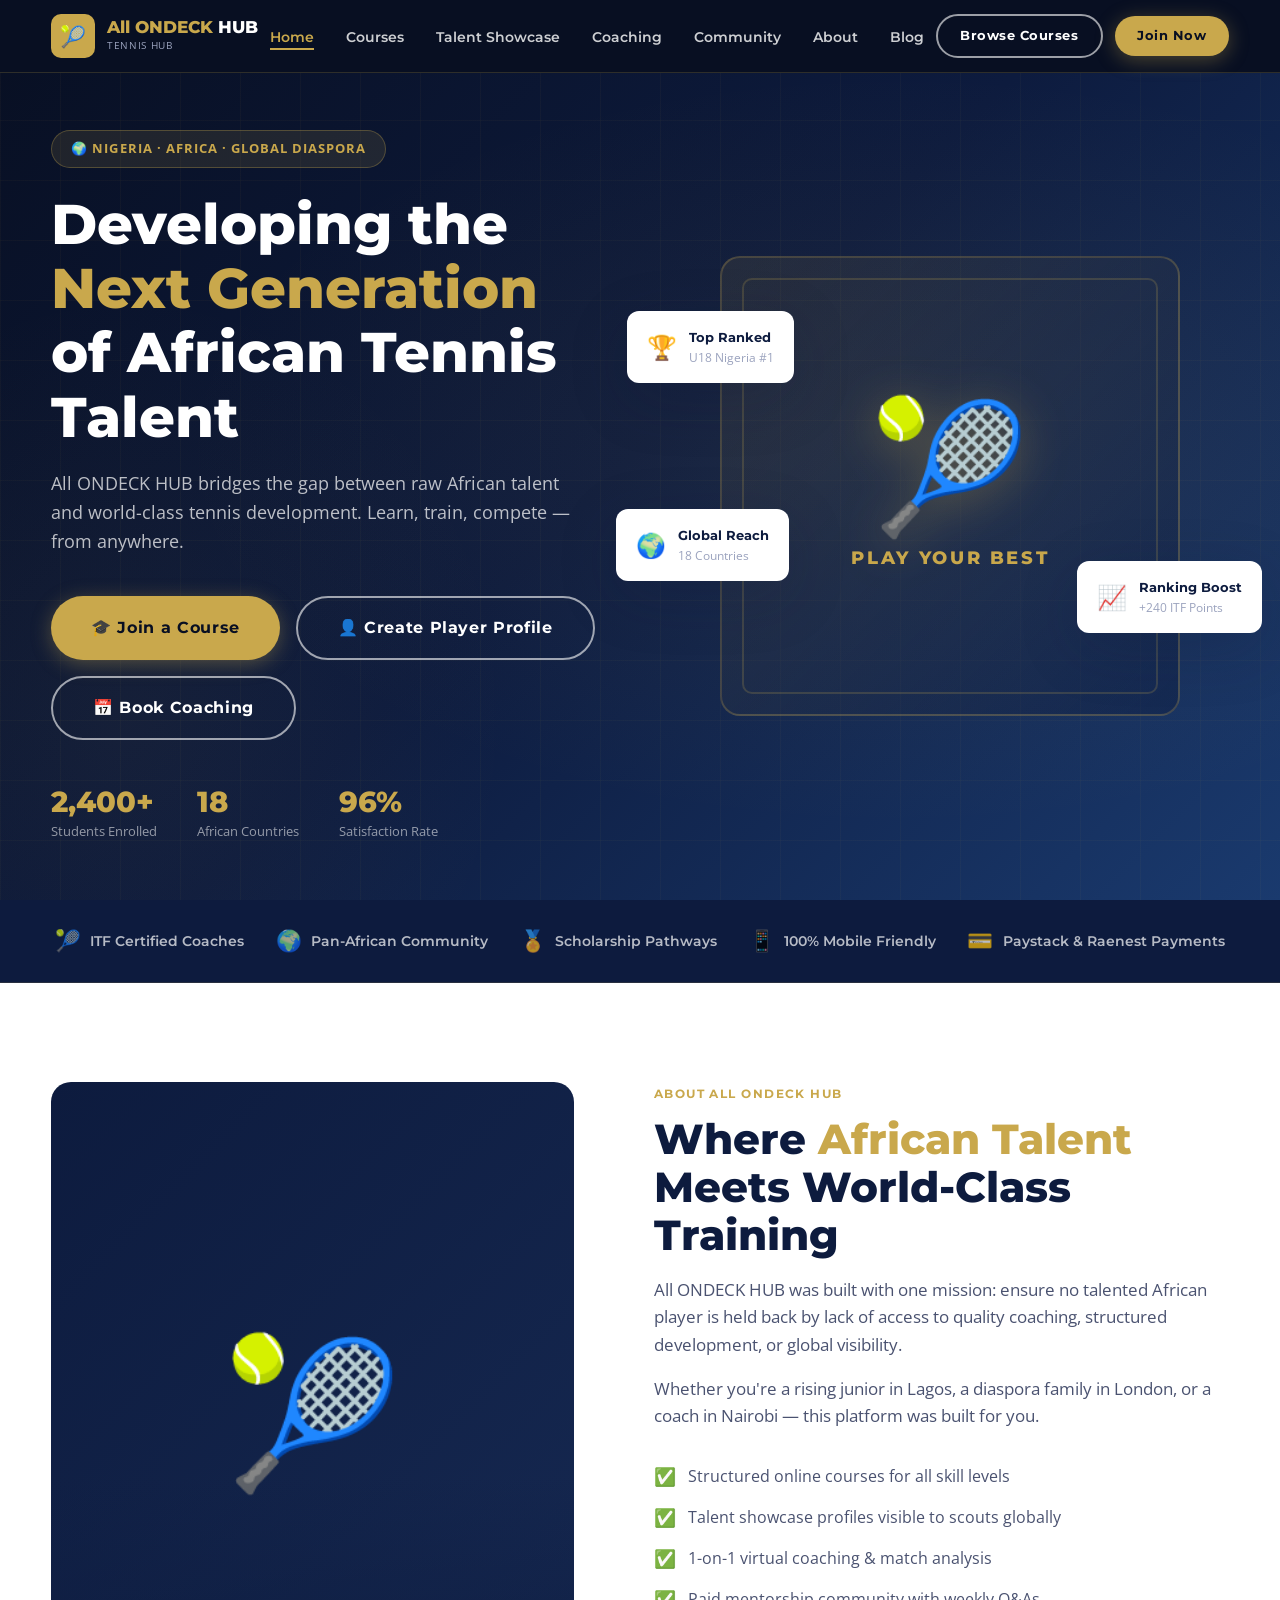
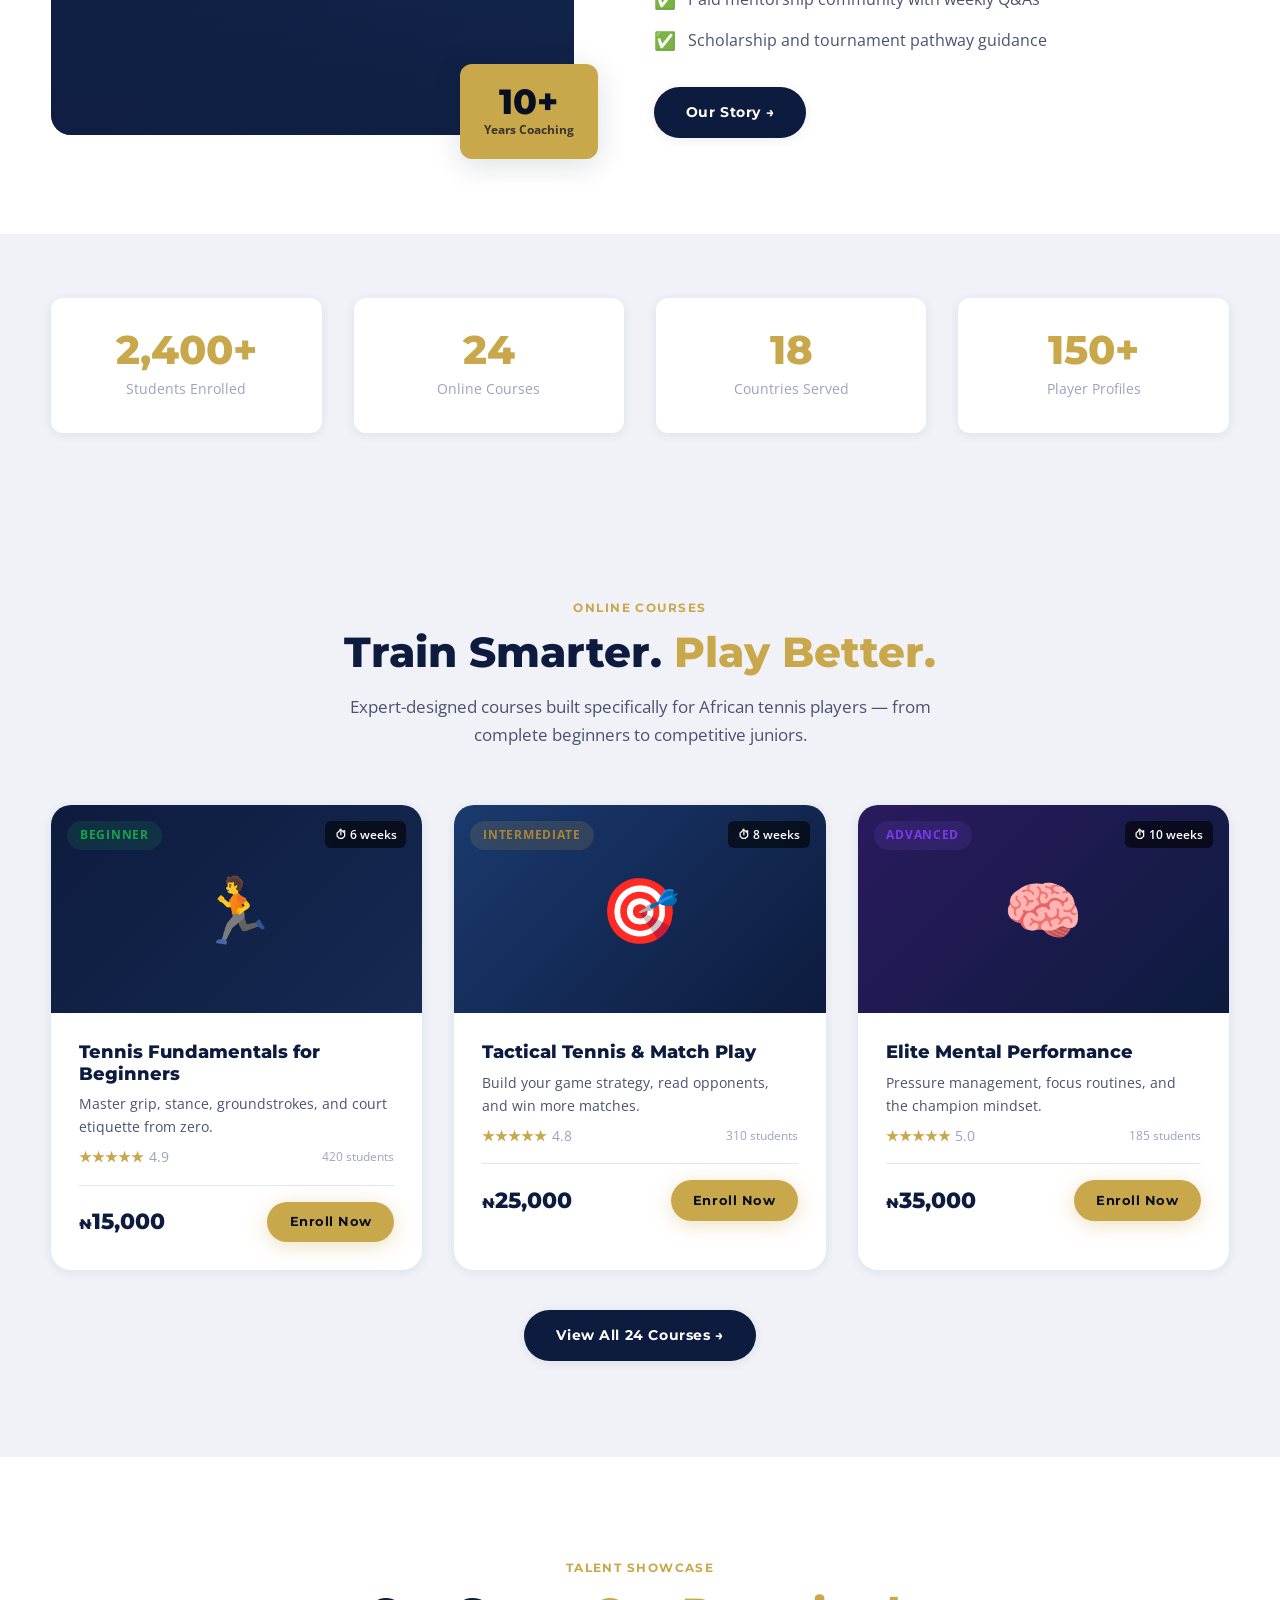
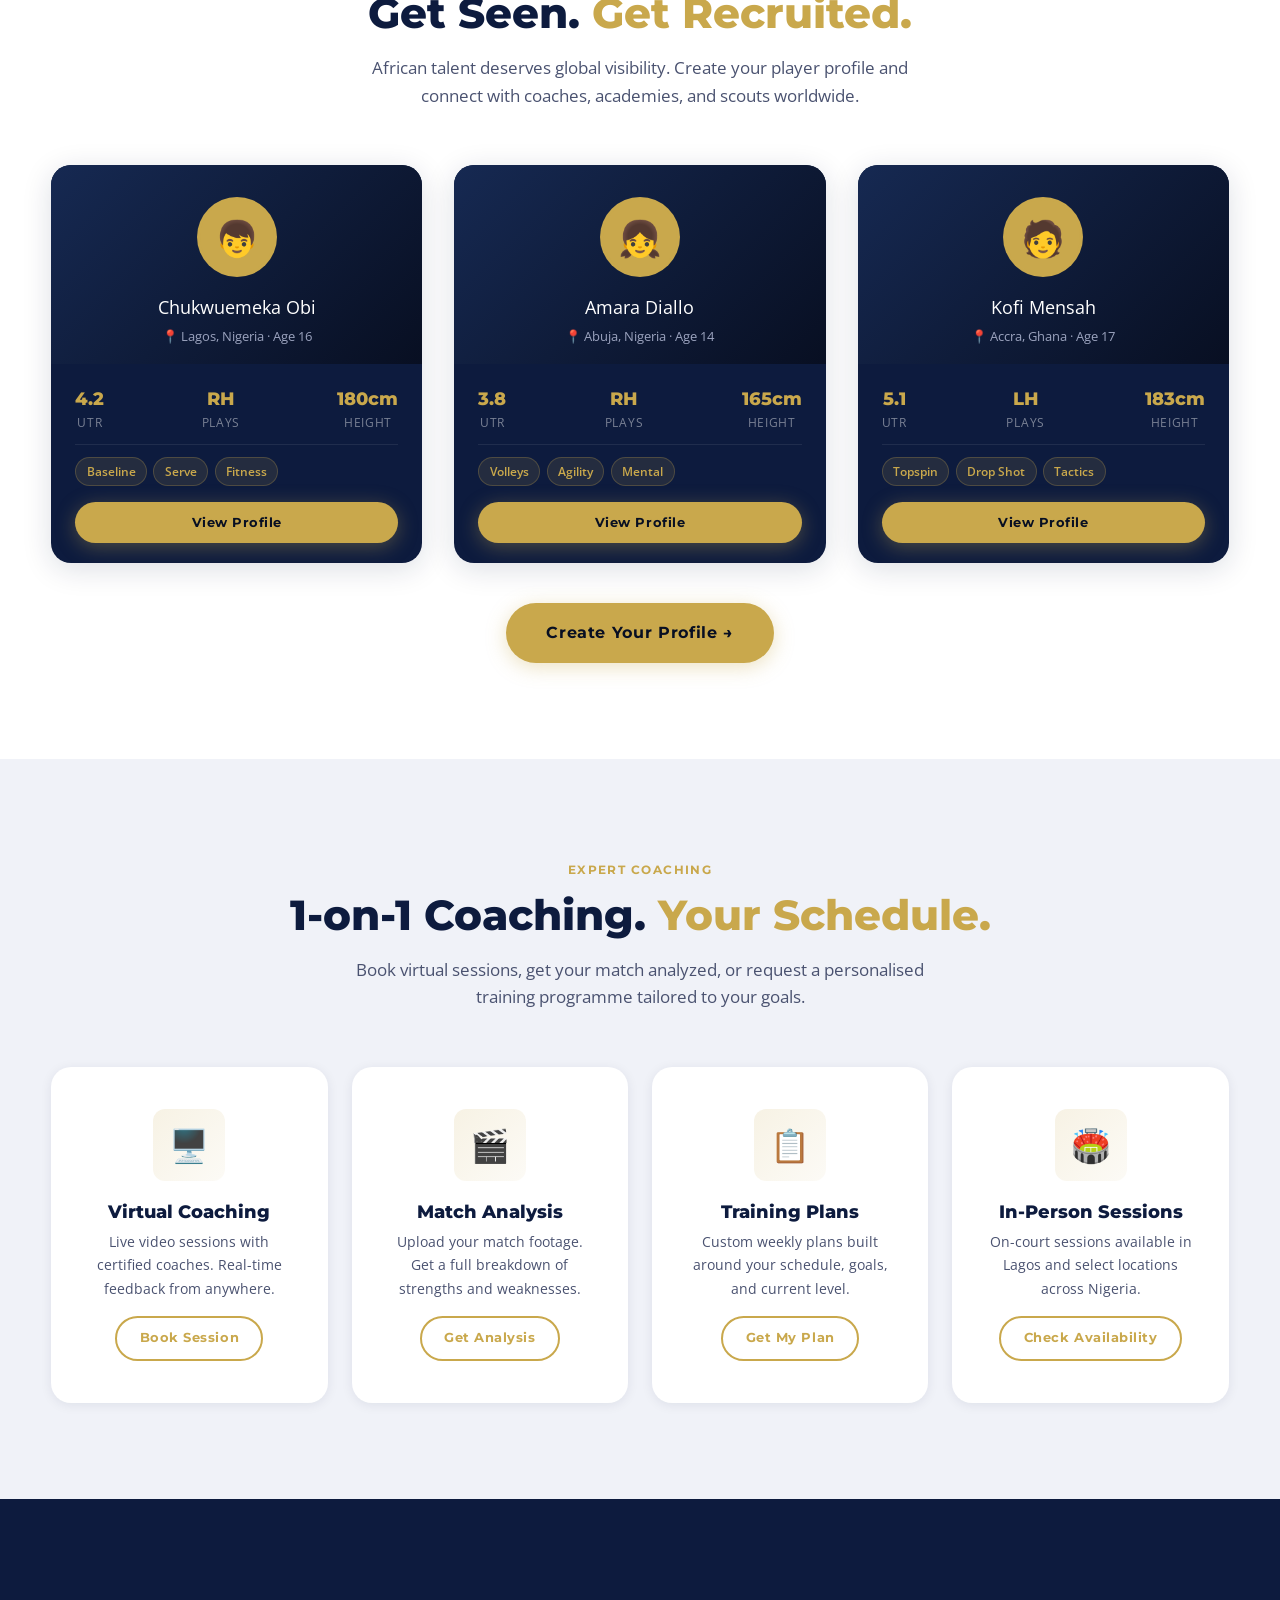
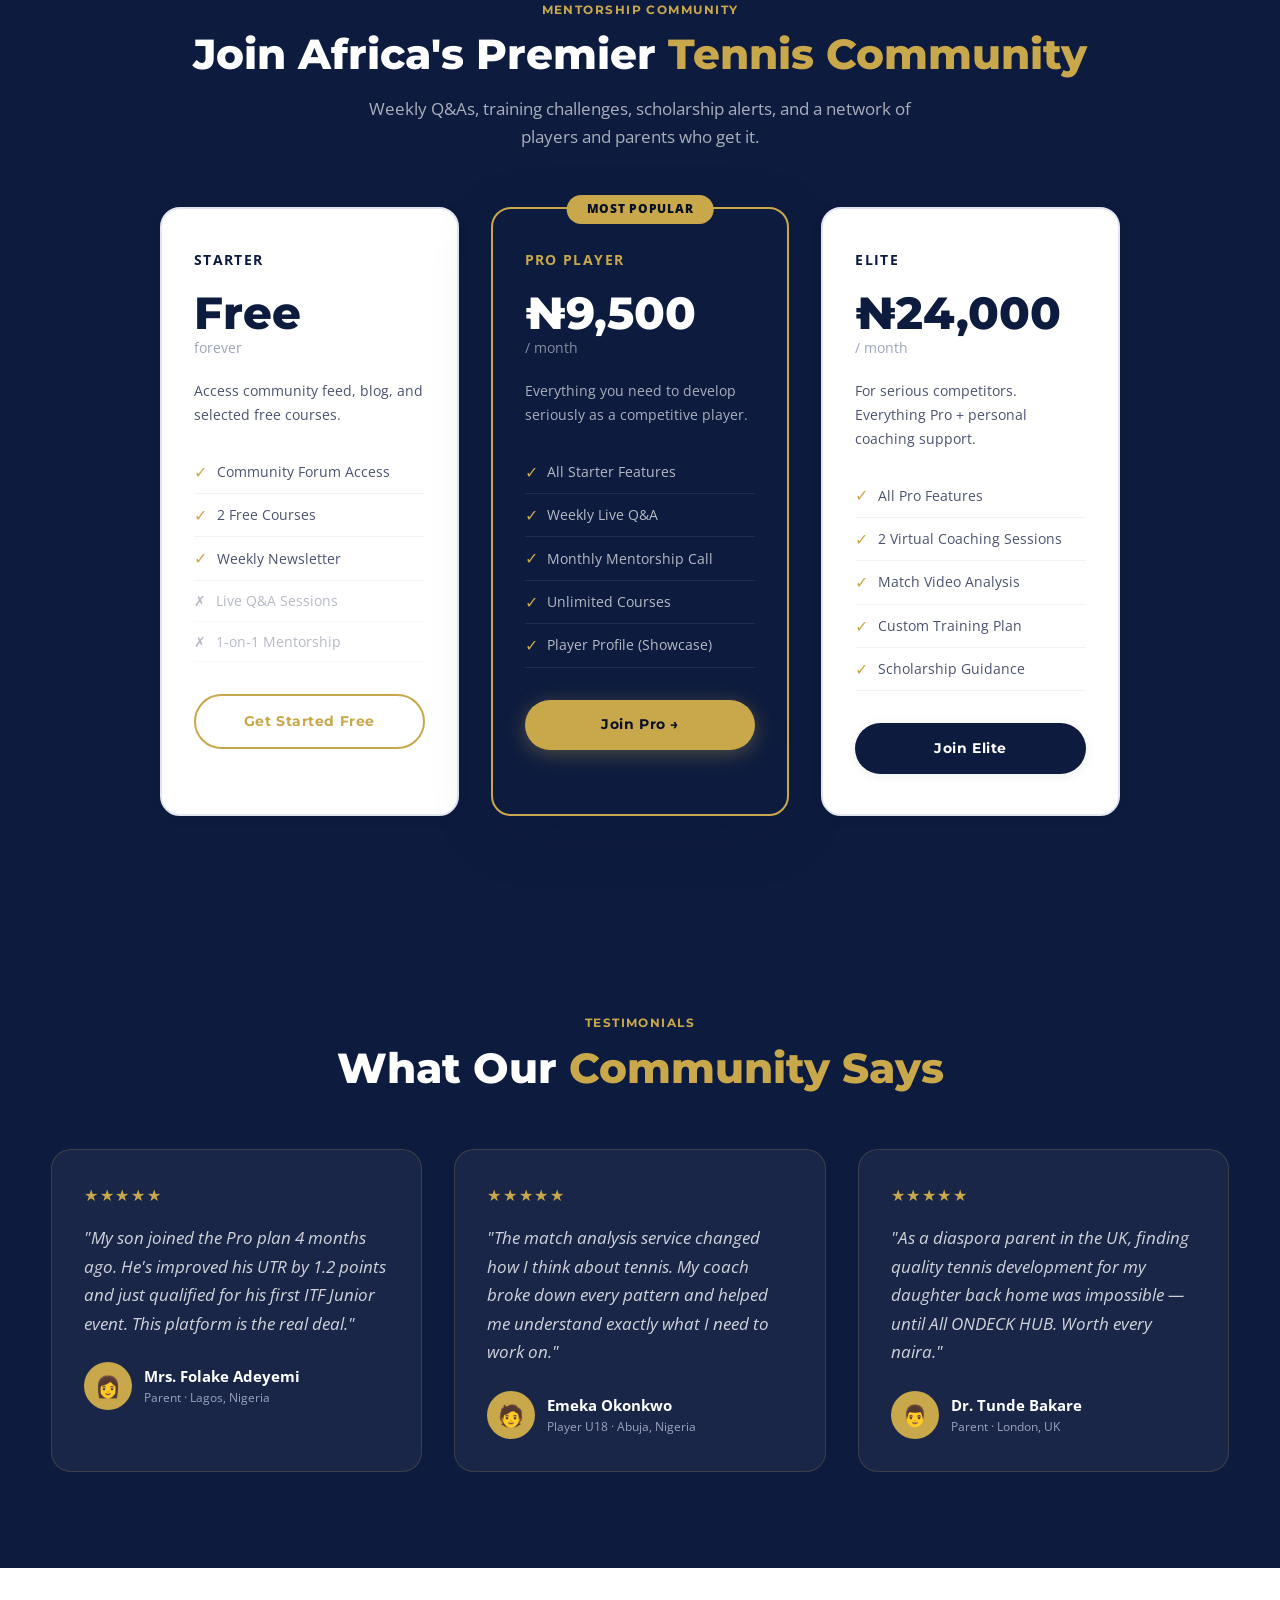
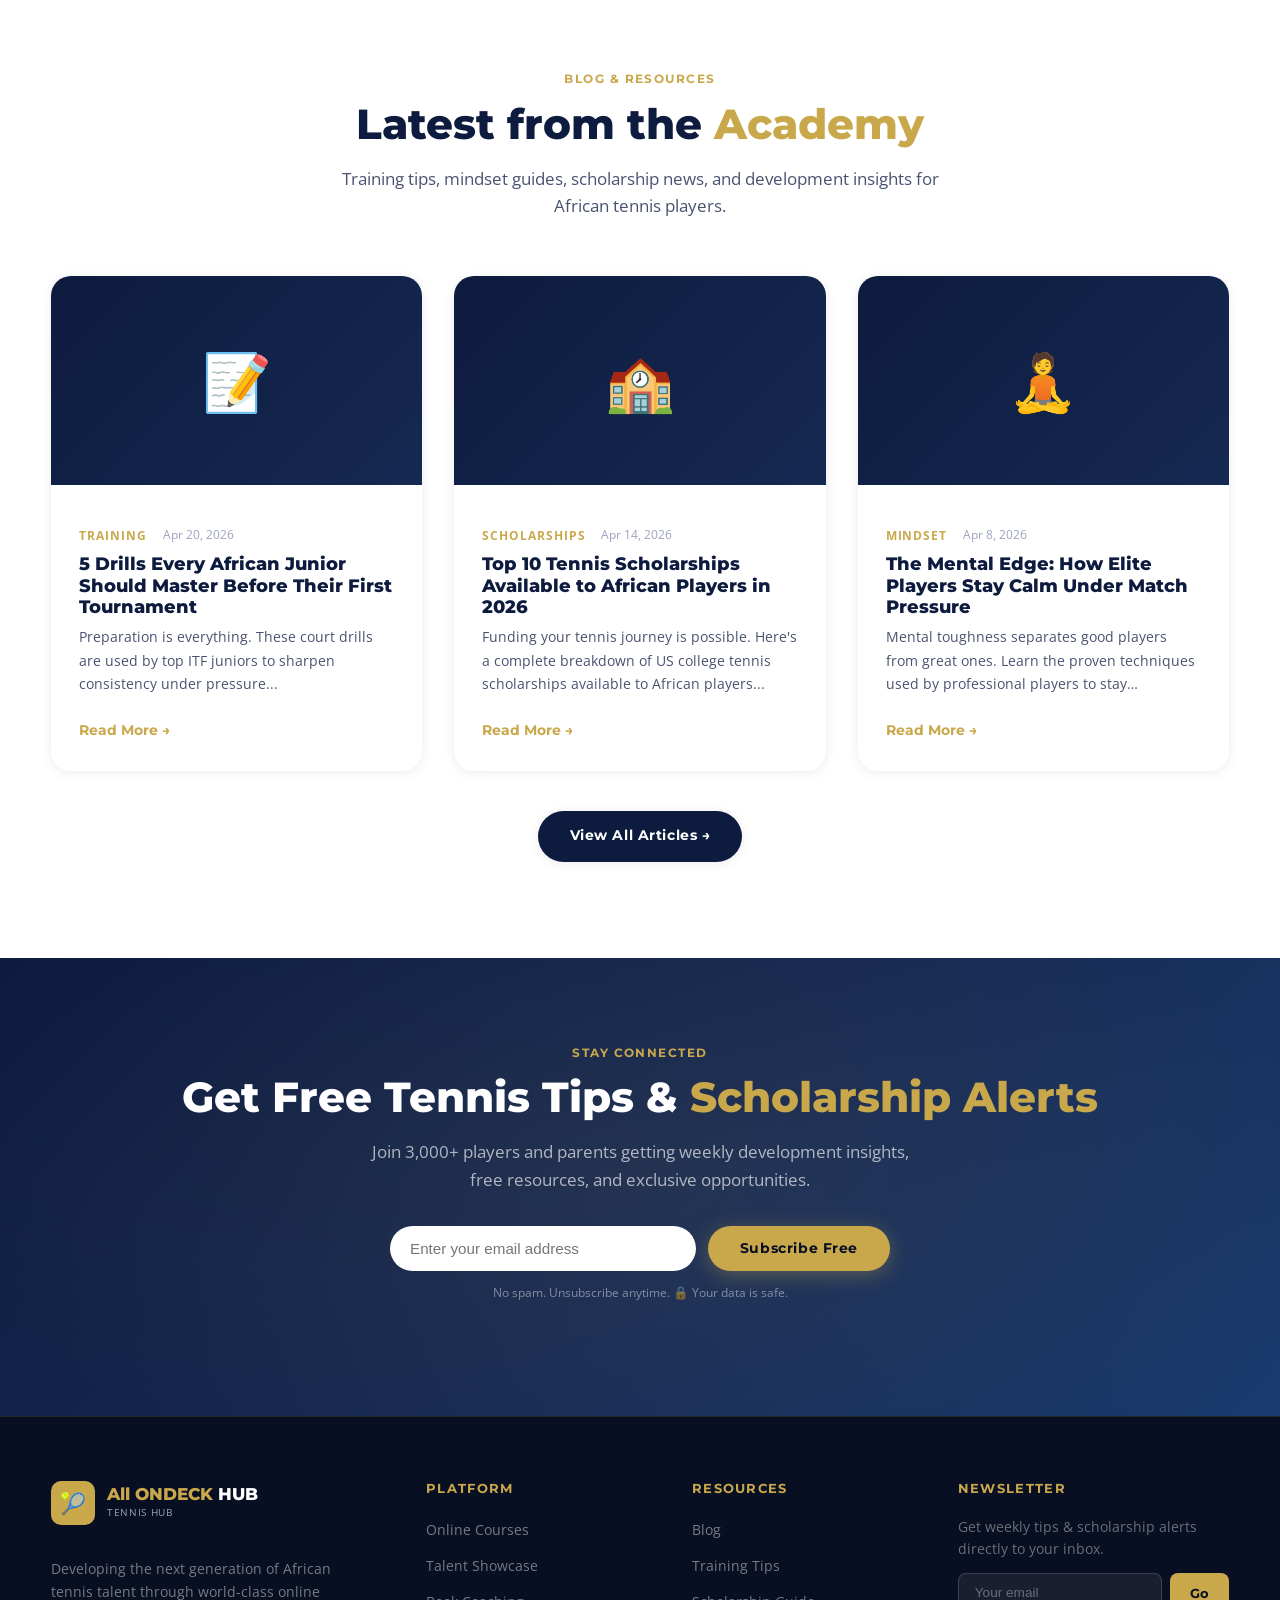
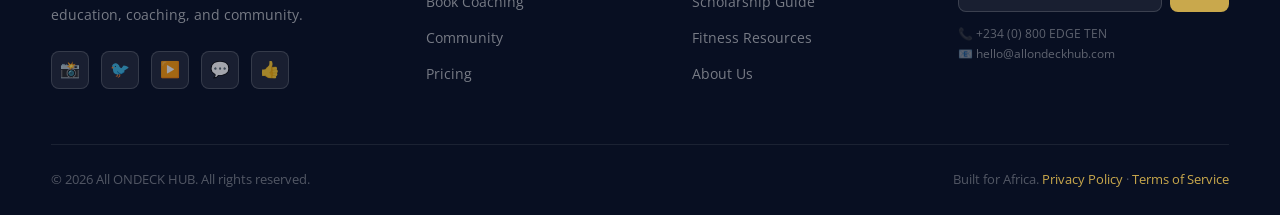
<file: index.html>
<!DOCTYPE html>
<html lang="en">
<head>
  <meta charset="UTF-8" />
  <meta name="viewport" content="width=device-width, initial-scale=1.0" />
  <title>All ONDECK HUB | Developing African Tennis Talent</title>
  <meta name="description" content="All ONDECK HUB — the premier digital platform developing the next generation of African tennis talent. Courses, coaching, talent showcase & mentorship community." />
  <meta property="og:title" content="All ONDECK HUB" />
  <meta property="og:description" content="Developing the next generation of African tennis talent." />
  <meta property="og:type" content="website" />
  <link rel="preconnect" href="https://fonts.googleapis.com" />
  <link href="https://fonts.googleapis.com/css2?family=Montserrat:wght@400;600;700;800;900&family=Open+Sans:wght@400;500;600&display=swap" rel="stylesheet" />
  <link rel="stylesheet" href="css/styles.css" />
  <style>
    /* Page-specific overrides */
    .section-header { text-align: center; margin-bottom: 3.5rem; }
  </style>
</head>
<body>

<!-- ══ NAVBAR ══════════════════════════════════════════════ -->
<nav class="navbar" id="navbar">
  <div class="container">
    <div class="nav-inner">
      <a href="index.html" class="nav-logo">
        <div class="nav-logo-icon">🎾</div>
        <div>
          <div class="nav-logo-text"><span>All ONDECK</span> HUB</div>
          <div class="nav-logo-sub">Tennis Hub</div>
        </div>
      </a>
      <ul class="nav-links">
        <li><a href="index.html">Home</a></li>
        <li><a href="courses.html">Courses</a></li>
        <li><a href="talent.html">Talent Showcase</a></li>
        <li><a href="coaching.html">Coaching</a></li>
        <li><a href="community.html">Community</a></li>
        <li><a href="about.html">About</a></li>
        <li><a href="blog.html">Blog</a></li>
      </ul>
      <div class="nav-cta">
        <a href="courses.html" class="btn btn-outline-white btn-sm">Browse Courses</a>
        <a href="community.html" class="btn btn-gold btn-sm">Join Now</a>
      </div>
      <button class="hamburger" aria-label="Menu">
        <span></span><span></span><span></span>
      </button>
    </div>
  </div>
  <div class="mobile-nav container">
    <a href="index.html">Home</a>
    <a href="courses.html">Courses</a>
    <a href="talent.html">Talent Showcase</a>
    <a href="coaching.html">Coaching</a>
    <a href="community.html">Community</a>
    <a href="about.html">About</a>
    <a href="blog.html">Blog</a>
    <a href="community.html" class="btn btn-gold">Join Now →</a>
  </div>
</nav>

<!-- ══ HERO ════════════════════════════════════════════════ -->
<section class="hero">
  <div class="hero-bg"></div>
  <div class="hero-pattern"></div>
  <div class="container">
    <div class="hero-content">
      <div class="hero-text">
        <div class="hero-badge">
          🌍 Nigeria · Africa · Global Diaspora
        </div>
        <h1>
          Developing the <span class="accent">Next Generation</span>
          of African Tennis Talent
        </h1>
        <p>All ONDECK HUB bridges the gap between raw African talent and world-class tennis development. Learn, train, compete — from anywhere.</p>
        <div class="hero-btns">
          <a href="courses.html" class="btn btn-gold btn-lg">🎓 Join a Course</a>
          <a href="talent.html" class="btn btn-outline-white btn-lg">👤 Create Player Profile</a>
          <a href="coaching.html" class="btn btn-outline-white btn-lg">📅 Book Coaching</a>
        </div>
        <div class="hero-stats">
          <div>
            <div class="hero-stat-num" data-counter data-target="2400" data-suffix="+">0</div>
            <div class="hero-stat-label">Students Enrolled</div>
          </div>
          <div>
            <div class="hero-stat-num" data-counter data-target="18" data-suffix="">0</div>
            <div class="hero-stat-label">African Countries</div>
          </div>
          <div>
            <div class="hero-stat-num" data-counter data-target="96" data-suffix="%">0%</div>
            <div class="hero-stat-label">Satisfaction Rate</div>
          </div>
        </div>
      </div>
      <div class="hero-visual">
        <div class="hero-court">
          <div class="court-emoji">🎾</div>
          <div class="court-label">Play Your Best</div>
        </div>
        <div class="floating-card fc-1">
          <span class="floating-card-icon">🏆</span>
          <div>
            <div class="floating-card-text">Top Ranked</div>
            <div class="floating-card-sub">U18 Nigeria #1</div>
          </div>
        </div>
        <div class="floating-card fc-2">
          <span class="floating-card-icon">📈</span>
          <div>
            <div class="floating-card-text">Ranking Boost</div>
            <div class="floating-card-sub">+240 ITF Points</div>
          </div>
        </div>
        <div class="floating-card fc-3">
          <span class="floating-card-icon">🌍</span>
          <div>
            <div class="floating-card-text">Global Reach</div>
            <div class="floating-card-sub">18 Countries</div>
          </div>
        </div>
      </div>
    </div>
  </div>
</section>

<!-- ══ TRUST BAR ═══════════════════════════════════════════ -->
<div class="trust-bar">
  <div class="container">
    <div class="trust-inner">
      <div class="trust-item"><span>🎾</span> ITF Certified Coaches</div>
      <div class="trust-item"><span>🌍</span> Pan-African Community</div>
      <div class="trust-item"><span>🏅</span> Scholarship Pathways</div>
      <div class="trust-item"><span>📱</span> 100% Mobile Friendly</div>
      <div class="trust-item"><span>💳</span> Paystack &amp; Raenest Payments</div>
    </div>
  </div>
</div>

<!-- ══ ABOUT PREVIEW ═══════════════════════════════════════ -->
<section class="section" id="about">
  <div class="container">
    <div class="about-grid">
      <div class="about-img-wrap reveal">
        <div class="about-img-box">🎾</div>
        <div class="about-badge-box">
          <div class="about-badge-num">10+</div>
          <div class="about-badge-label">Years Coaching</div>
        </div>
      </div>
      <div class="reveal reveal-delay-1">
        <div class="section-label">About All ONDECK HUB</div>
        <h2 class="section-title">Where <span>African Talent</span> Meets World-Class Training</h2>
        <p>All ONDECK HUB was built with one mission: ensure no talented African player is held back by lack of access to quality coaching, structured development, or global visibility.</p>
        <p style="margin-top:1rem;">Whether you're a rising junior in Lagos, a diaspora family in London, or a coach in Nairobi — this platform was built for you.</p>
        <div class="about-features">
          <div class="about-feature"><span class="about-feature-icon">✅</span> Structured online courses for all skill levels</div>
          <div class="about-feature"><span class="about-feature-icon">✅</span> Talent showcase profiles visible to scouts globally</div>
          <div class="about-feature"><span class="about-feature-icon">✅</span> 1-on-1 virtual coaching &amp; match analysis</div>
          <div class="about-feature"><span class="about-feature-icon">✅</span> Paid mentorship community with weekly Q&amp;As</div>
          <div class="about-feature"><span class="about-feature-icon">✅</span> Scholarship and tournament pathway guidance</div>
        </div>
        <a href="about.html" class="btn btn-navy">Our Story →</a>
      </div>
    </div>
  </div>
</section>

<!-- ══ STATS ════════════════════════════════════════════════ -->
<section class="section-sm" style="background:var(--gray-100)">
  <div class="container">
    <div class="stats-row">
      <div class="stat-box reveal">
        <div class="stat-number"><span data-counter data-target="2400" data-suffix="+">0</span></div>
        <div class="stat-label">Students Enrolled</div>
      </div>
      <div class="stat-box reveal reveal-delay-1">
        <div class="stat-number"><span data-counter data-target="24" data-suffix="">0</span></div>
        <div class="stat-label">Online Courses</div>
      </div>
      <div class="stat-box reveal reveal-delay-2">
        <div class="stat-number"><span data-counter data-target="18" data-suffix="">0</span></div>
        <div class="stat-label">Countries Served</div>
      </div>
      <div class="stat-box reveal reveal-delay-3">
        <div class="stat-number"><span data-counter data-target="150" data-suffix="+">0</span></div>
        <div class="stat-label">Player Profiles</div>
      </div>
    </div>
  </div>
</section>

<!-- ══ COURSES PREVIEW ═════════════════════════════════════ -->
<section class="section courses-bg" id="courses">
  <div class="container">
    <div class="section-header">
      <div class="section-label">Online Courses</div>
      <h2 class="section-title reveal">Train Smarter. <span>Play Better.</span></h2>
      <p class="section-sub reveal">Expert-designed courses built specifically for African tennis players — from complete beginners to competitive juniors.</p>
    </div>
    <div class="grid-3">
      <div class="card course-card reveal">
        <div class="course-thumb">
          🏃
          <span class="badge badge-green course-level">Beginner</span>
          <span class="course-duration">⏱ 6 weeks</span>
        </div>
        <div class="card-body">
          <h4>Tennis Fundamentals for Beginners</h4>
          <p style="margin:.5rem 0;font-size:.88rem">Master grip, stance, groundstrokes, and court etiquette from zero.</p>
          <div class="course-meta">
            <div class="course-rating">★★★★★ <span style="color:var(--gray-400);font-weight:400">4.9</span></div>
            <div class="course-students">420 students</div>
          </div>
          <div class="course-price">
            <div class="price-amount"><span class="currency">₦</span>15,000</div>
            <a href="courses.html" class="btn btn-gold btn-sm">Enroll Now</a>
          </div>
        </div>
      </div>
      <div class="card course-card reveal reveal-delay-1">
        <div class="course-thumb" style="background:linear-gradient(135deg,#1a3a6e,#0D1B3E)">
          🎯
          <span class="badge badge-gold course-level">Intermediate</span>
          <span class="course-duration">⏱ 8 weeks</span>
        </div>
        <div class="card-body">
          <h4>Tactical Tennis &amp; Match Play</h4>
          <p style="margin:.5rem 0;font-size:.88rem">Build your game strategy, read opponents, and win more matches.</p>
          <div class="course-meta">
            <div class="course-rating">★★★★★ <span style="color:var(--gray-400);font-weight:400">4.8</span></div>
            <div class="course-students">310 students</div>
          </div>
          <div class="course-price">
            <div class="price-amount"><span class="currency">₦</span>25,000</div>
            <a href="courses.html" class="btn btn-gold btn-sm">Enroll Now</a>
          </div>
        </div>
      </div>
      <div class="card course-card reveal reveal-delay-2">
        <div class="course-thumb" style="background:linear-gradient(135deg,#2a1a5e,#0D1B3E)">
          🧠
          <span class="badge badge-purple course-level">Advanced</span>
          <span class="course-duration">⏱ 10 weeks</span>
        </div>
        <div class="card-body">
          <h4>Elite Mental Performance</h4>
          <p style="margin:.5rem 0;font-size:.88rem">Pressure management, focus routines, and the champion mindset.</p>
          <div class="course-meta">
            <div class="course-rating">★★★★★ <span style="color:var(--gray-400);font-weight:400">5.0</span></div>
            <div class="course-students">185 students</div>
          </div>
          <div class="course-price">
            <div class="price-amount"><span class="currency">₦</span>35,000</div>
            <a href="courses.html" class="btn btn-gold btn-sm">Enroll Now</a>
          </div>
        </div>
      </div>
    </div>
    <div style="text-align:center;margin-top:2.5rem">
      <a href="courses.html" class="btn btn-navy">View All 24 Courses →</a>
    </div>
  </div>
</section>

<!-- ══ TALENT SHOWCASE PREVIEW ═════════════════════════════ -->
<section class="section" id="talent">
  <div class="container">
    <div class="section-header">
      <div class="section-label">Talent Showcase</div>
      <h2 class="section-title reveal">Get Seen. <span>Get Recruited.</span></h2>
      <p class="section-sub reveal">African talent deserves global visibility. Create your player profile and connect with coaches, academies, and scouts worldwide.</p>
    </div>
    <div class="grid-3">
      <div class="player-card reveal">
        <div class="player-card-header">
          <div class="player-avatar">👦</div>
          <div class="player-name">Chukwuemeka Obi</div>
          <div class="player-location">📍 Lagos, Nigeria · Age 16</div>
        </div>
        <div class="player-card-body">
          <div class="player-stat-row">
            <div class="player-stat"><div class="player-stat-val">4.2</div><div class="player-stat-key">UTR</div></div>
            <div class="player-stat"><div class="player-stat-val">RH</div><div class="player-stat-key">Plays</div></div>
            <div class="player-stat"><div class="player-stat-val">180cm</div><div class="player-stat-key">Height</div></div>
          </div>
          <hr class="player-divider">
          <div class="player-skills">
            <span class="player-skill-tag">Baseline</span>
            <span class="player-skill-tag">Serve</span>
            <span class="player-skill-tag">Fitness</span>
          </div>
          <a href="talent.html" class="btn btn-gold btn-sm" style="width:100%;justify-content:center">View Profile</a>
        </div>
      </div>
      <div class="player-card reveal reveal-delay-1">
        <div class="player-card-header">
          <div class="player-avatar">👧</div>
          <div class="player-name">Amara Diallo</div>
          <div class="player-location">📍 Abuja, Nigeria · Age 14</div>
        </div>
        <div class="player-card-body">
          <div class="player-stat-row">
            <div class="player-stat"><div class="player-stat-val">3.8</div><div class="player-stat-key">UTR</div></div>
            <div class="player-stat"><div class="player-stat-val">RH</div><div class="player-stat-key">Plays</div></div>
            <div class="player-stat"><div class="player-stat-val">165cm</div><div class="player-stat-key">Height</div></div>
          </div>
          <hr class="player-divider">
          <div class="player-skills">
            <span class="player-skill-tag">Volleys</span>
            <span class="player-skill-tag">Agility</span>
            <span class="player-skill-tag">Mental</span>
          </div>
          <a href="talent.html" class="btn btn-gold btn-sm" style="width:100%;justify-content:center">View Profile</a>
        </div>
      </div>
      <div class="player-card reveal reveal-delay-2">
        <div class="player-card-header">
          <div class="player-avatar">🧑</div>
          <div class="player-name">Kofi Mensah</div>
          <div class="player-location">📍 Accra, Ghana · Age 17</div>
        </div>
        <div class="player-card-body">
          <div class="player-stat-row">
            <div class="player-stat"><div class="player-stat-val">5.1</div><div class="player-stat-key">UTR</div></div>
            <div class="player-stat"><div class="player-stat-val">LH</div><div class="player-stat-key">Plays</div></div>
            <div class="player-stat"><div class="player-stat-val">183cm</div><div class="player-stat-key">Height</div></div>
          </div>
          <hr class="player-divider">
          <div class="player-skills">
            <span class="player-skill-tag">Topspin</span>
            <span class="player-skill-tag">Drop Shot</span>
            <span class="player-skill-tag">Tactics</span>
          </div>
          <a href="talent.html" class="btn btn-gold btn-sm" style="width:100%;justify-content:center">View Profile</a>
        </div>
      </div>
    </div>
    <div style="text-align:center;margin-top:2.5rem">
      <a href="talent.html" class="btn btn-gold btn-lg">Create Your Profile →</a>
    </div>
  </div>
</section>

<!-- ══ COACHING PREVIEW ════════════════════════════════════ -->
<section class="section" style="background:var(--gray-100)" id="coaching">
  <div class="container">
    <div class="section-header">
      <div class="section-label">Expert Coaching</div>
      <h2 class="section-title reveal">1-on-1 Coaching. <span>Your Schedule.</span></h2>
      <p class="section-sub reveal">Book virtual sessions, get your match analyzed, or request a personalised training programme tailored to your goals.</p>
    </div>
    <div class="grid-4">
      <div class="service-card reveal">
        <div class="service-icon">🖥️</div>
        <h4>Virtual Coaching</h4>
        <p style="font-size:.88rem;margin:.5rem 0 1rem">Live video sessions with certified coaches. Real-time feedback from anywhere.</p>
        <a href="coaching.html" class="btn btn-outline btn-sm">Book Session</a>
      </div>
      <div class="service-card reveal reveal-delay-1">
        <div class="service-icon">🎬</div>
        <h4>Match Analysis</h4>
        <p style="font-size:.88rem;margin:.5rem 0 1rem">Upload your match footage. Get a full breakdown of strengths and weaknesses.</p>
        <a href="coaching.html" class="btn btn-outline btn-sm">Get Analysis</a>
      </div>
      <div class="service-card reveal reveal-delay-2">
        <div class="service-icon">📋</div>
        <h4>Training Plans</h4>
        <p style="font-size:.88rem;margin:.5rem 0 1rem">Custom weekly plans built around your schedule, goals, and current level.</p>
        <a href="coaching.html" class="btn btn-outline btn-sm">Get My Plan</a>
      </div>
      <div class="service-card reveal reveal-delay-3">
        <div class="service-icon">🏟️</div>
        <h4>In-Person Sessions</h4>
        <p style="font-size:.88rem;margin:.5rem 0 1rem">On-court sessions available in Lagos and select locations across Nigeria.</p>
        <a href="coaching.html" class="btn btn-outline btn-sm">Check Availability</a>
      </div>
    </div>
  </div>
</section>

<!-- ══ COMMUNITY PREVIEW ═══════════════════════════════════ -->
<section class="section" style="background:var(--navy)" id="community">
  <div class="container">
    <div class="section-header">
      <div class="section-label" style="color:var(--gold)">Mentorship Community</div>
      <h2 class="section-title reveal" style="color:var(--white)">Join Africa's Premier <span style="color:var(--gold)">Tennis Community</span></h2>
      <p class="section-sub reveal" style="color:rgba(255,255,255,.65)">Weekly Q&As, training challenges, scholarship alerts, and a network of players and parents who get it.</p>
    </div>
    <div class="grid-3" style="max-width:960px;margin:0 auto">
      <div class="plan-card reveal">
        <div class="plan-name" style="color:var(--navy)">Starter</div>
        <div class="plan-price">
          <div class="plan-amount" style="color:var(--navy)">Free</div>
          <div class="plan-period">forever</div>
        </div>
        <p class="plan-desc">Access community feed, blog, and selected free courses.</p>
        <div class="plan-features">
          <div class="plan-feature"><span class="plan-check">✓</span> Community Forum Access</div>
          <div class="plan-feature"><span class="plan-check">✓</span> 2 Free Courses</div>
          <div class="plan-feature"><span class="plan-check">✓</span> Weekly Newsletter</div>
          <div class="plan-feature" style="opacity:.4"><span>✗</span> Live Q&amp;A Sessions</div>
          <div class="plan-feature" style="opacity:.4"><span>✗</span> 1-on-1 Mentorship</div>
        </div>
        <a href="community.html" class="btn btn-outline" style="width:100%;justify-content:center">Get Started Free</a>
      </div>
      <div class="plan-card featured reveal reveal-delay-1">
        <div class="plan-popular">Most Popular</div>
        <div class="plan-name">Pro Player</div>
        <div class="plan-price">
          <div class="plan-amount">₦9,500</div>
          <div class="plan-period">/ month</div>
        </div>
        <p class="plan-desc" style="color:rgba(255,255,255,.65)">Everything you need to develop seriously as a competitive player.</p>
        <div class="plan-features">
          <div class="plan-feature"><span class="plan-check">✓</span> All Starter Features</div>
          <div class="plan-feature"><span class="plan-check">✓</span> Weekly Live Q&amp;A</div>
          <div class="plan-feature"><span class="plan-check">✓</span> Monthly Mentorship Call</div>
          <div class="plan-feature"><span class="plan-check">✓</span> Unlimited Courses</div>
          <div class="plan-feature"><span class="plan-check">✓</span> Player Profile (Showcase)</div>
        </div>
        <a href="https://paystack.shop/pay/payonsite" target="_blank" class="btn btn-gold" style="width:100%;justify-content:center">Join Pro →</a>
      </div>
      <div class="plan-card reveal reveal-delay-2">
        <div class="plan-name" style="color:var(--navy)">Elite</div>
        <div class="plan-price">
          <div class="plan-amount" style="color:var(--navy)">₦24,000</div>
          <div class="plan-period">/ month</div>
        </div>
        <p class="plan-desc">For serious competitors. Everything Pro + personal coaching support.</p>
        <div class="plan-features">
          <div class="plan-feature"><span class="plan-check">✓</span> All Pro Features</div>
          <div class="plan-feature"><span class="plan-check">✓</span> 2 Virtual Coaching Sessions</div>
          <div class="plan-feature"><span class="plan-check">✓</span> Match Video Analysis</div>
          <div class="plan-feature"><span class="plan-check">✓</span> Custom Training Plan</div>
          <div class="plan-feature"><span class="plan-check">✓</span> Scholarship Guidance</div>
        </div>
        <a href="https://paystack.shop/pay/payonsite" target="_blank" class="btn btn-navy" style="width:100%;justify-content:center">Join Elite</a>
      </div>
    </div>
  </div>
</section>

<!-- ══ TESTIMONIALS ════════════════════════════════════════ -->
<section class="section testimonials-bg" id="testimonials">
  <div class="container">
    <div class="section-header">
      <div class="section-label">Testimonials</div>
      <h2 class="section-title reveal" style="color:var(--white)">What Our <span style="color:var(--gold)">Community Says</span></h2>
    </div>
    <div class="grid-3">
      <div class="testimonial-card reveal">
        <div class="testimonial-stars">★★★★★</div>
        <p class="testimonial-text">"My son joined the Pro plan 4 months ago. He's improved his UTR by 1.2 points and just qualified for his first ITF Junior event. This platform is the real deal."</p>
        <div class="testimonial-author">
          <div class="testimonial-avatar">👩</div>
          <div>
            <div class="testimonial-name">Mrs. Folake Adeyemi</div>
            <div class="testimonial-role">Parent · Lagos, Nigeria</div>
          </div>
        </div>
      </div>
      <div class="testimonial-card reveal reveal-delay-1">
        <div class="testimonial-stars">★★★★★</div>
        <p class="testimonial-text">"The match analysis service changed how I think about tennis. My coach broke down every pattern and helped me understand exactly what I need to work on."</p>
        <div class="testimonial-author">
          <div class="testimonial-avatar">🧑</div>
          <div>
            <div class="testimonial-name">Emeka Okonkwo</div>
            <div class="testimonial-role">Player U18 · Abuja, Nigeria</div>
          </div>
        </div>
      </div>
      <div class="testimonial-card reveal reveal-delay-2">
        <div class="testimonial-stars">★★★★★</div>
        <p class="testimonial-text">"As a diaspora parent in the UK, finding quality tennis development for my daughter back home was impossible — until All ONDECK HUB. Worth every naira."</p>
        <div class="testimonial-author">
          <div class="testimonial-avatar">👨</div>
          <div>
            <div class="testimonial-name">Dr. Tunde Bakare</div>
            <div class="testimonial-role">Parent · London, UK</div>
          </div>
        </div>
      </div>
    </div>
  </div>
</section>

<!-- ══ BLOG PREVIEW ════════════════════════════════════════ -->
<section class="section" id="blog">
  <div class="container">
    <div class="section-header">
      <div class="section-label">Blog &amp; Resources</div>
      <h2 class="section-title reveal">Latest from the <span>Academy</span></h2>
      <p class="section-sub reveal">Training tips, mindset guides, scholarship news, and development insights for African tennis players.</p>
    </div>
    <div class="grid-3">
      <div class="card reveal">
        <div class="blog-card-img">📝</div>
        <div class="card-body">
          <div class="blog-meta">
            <span class="blog-category">Training</span>
            <span class="blog-date">Apr 20, 2026</span>
          </div>
          <h4>5 Drills Every African Junior Should Master Before Their First Tournament</h4>
          <p class="blog-excerpt">Preparation is everything. These court drills are used by top ITF juniors to sharpen consistency under pressure...</p>
          <a href="blog.html" class="read-more">Read More →</a>
        </div>
      </div>
      <div class="card reveal reveal-delay-1">
        <div class="blog-card-img" style="font-size:3.5rem">🏫</div>
        <div class="card-body">
          <div class="blog-meta">
            <span class="blog-category">Scholarships</span>
            <span class="blog-date">Apr 14, 2026</span>
          </div>
          <h4>Top 10 Tennis Scholarships Available to African Players in 2026</h4>
          <p class="blog-excerpt">Funding your tennis journey is possible. Here's a complete breakdown of US college tennis scholarships available to African players...</p>
          <a href="blog.html" class="read-more">Read More →</a>
        </div>
      </div>
      <div class="card reveal reveal-delay-2">
        <div class="blog-card-img" style="font-size:3.5rem">🧘</div>
        <div class="card-body">
          <div class="blog-meta">
            <span class="blog-category">Mindset</span>
            <span class="blog-date">Apr 8, 2026</span>
          </div>
          <h4>The Mental Edge: How Elite Players Stay Calm Under Match Pressure</h4>
          <p class="blog-excerpt">Mental toughness separates good players from great ones. Learn the proven techniques used by professional players to stay composed...</p>
          <a href="blog.html" class="read-more">Read More →</a>
        </div>
      </div>
    </div>
    <div style="text-align:center;margin-top:2.5rem">
      <a href="blog.html" class="btn btn-navy">View All Articles →</a>
    </div>
  </div>
</section>

<!-- ══ EMAIL SIGNUP ════════════════════════════════════════ -->
<section class="cta-banner">
  <div class="container" style="position:relative;z-index:1">
    <div class="section-label">Stay Connected</div>
    <h2>Get Free Tennis Tips &amp; <span style="color:var(--gold)">Scholarship Alerts</span></h2>
    <p>Join 3,000+ players and parents getting weekly development insights, free resources, and exclusive opportunities.</p>
    <form id="newsletter-form" data-type="newsletter" style="max-width:500px;margin:0 auto">
      <div style="display:flex;gap:.75rem;flex-wrap:wrap">
        <input type="email" placeholder="Enter your email address" required style="flex:1;min-width:200px;padding:.9rem 1.25rem;border-radius:50px;border:none;font-size:.95rem;outline:none;" />
        <button type="submit" class="btn btn-gold">Subscribe Free</button>
      </div>
      <p style="font-size:.78rem;color:rgba(255,255,255,.45);margin-top:.75rem;text-align:center">No spam. Unsubscribe anytime. 🔒 Your data is safe.</p>
    </form>
  </div>
</section>

<!-- ══ FOOTER ═══════════════════════════════════════════════ -->
<footer class="footer">
  <div class="container">
    <div class="footer-grid">
      <div class="footer-brand">
        <a href="index.html" class="nav-logo" style="margin-bottom:1rem;display:inline-flex">
          <div class="nav-logo-icon">🎾</div>
          <div>
            <div class="nav-logo-text"><span>All ONDECK</span> HUB</div>
            <div class="nav-logo-sub">Tennis Hub</div>
          </div>
        </a>
        <p>Developing the next generation of African tennis talent through world-class online education, coaching, and community.</p>
        <div class="footer-social">
          <div class="social-btn" title="Instagram">📸</div>
          <div class="social-btn" title="Twitter/X">🐦</div>
          <div class="social-btn" title="YouTube">▶️</div>
          <div class="social-btn" title="WhatsApp">💬</div>
          <div class="social-btn" title="Facebook">👍</div>
        </div>
      </div>
      <div class="footer-col">
        <h4>Platform</h4>
        <ul>
          <li><a href="courses.html">Online Courses</a></li>
          <li><a href="talent.html">Talent Showcase</a></li>
          <li><a href="coaching.html">Book Coaching</a></li>
          <li><a href="community.html">Community</a></li>
          <li><a href="community.html">Pricing</a></li>
        </ul>
      </div>
      <div class="footer-col">
        <h4>Resources</h4>
        <ul>
          <li><a href="blog.html">Blog</a></li>
          <li><a href="blog.html">Training Tips</a></li>
          <li><a href="blog.html">Scholarship Guide</a></li>
          <li><a href="blog.html">Fitness Resources</a></li>
          <li><a href="about.html">About Us</a></li>
        </ul>
      </div>
      <div class="footer-col">
        <h4>Newsletter</h4>
        <p style="color:rgba(255,255,255,.4);font-size:.85rem;margin-bottom:.75rem">Get weekly tips &amp; scholarship alerts directly to your inbox.</p>
        <form id="footer-email-form" data-type="newsletter-footer">
          <div class="newsletter-form">
            <input type="email" placeholder="Your email" required />
            <button type="submit">Go</button>
          </div>
        </form>
        <p style="color:rgba(255,255,255,.35);font-size:.75rem;margin-top:.75rem">📞 +234 (0) 800 EDGE TEN<br>📧 hello@allondeckhub.com</p>
      </div>
    </div>
    <div class="footer-bottom">
      <p>© 2026 All ONDECK HUB. All rights reserved.</p>
      <p>Built for Africa. <a href="#">Privacy Policy</a> · <a href="#">Terms of Service</a></p>
    </div>
  </div>
</footer>

<script src="js/main.js"></script>
</body>
</html>
</file>
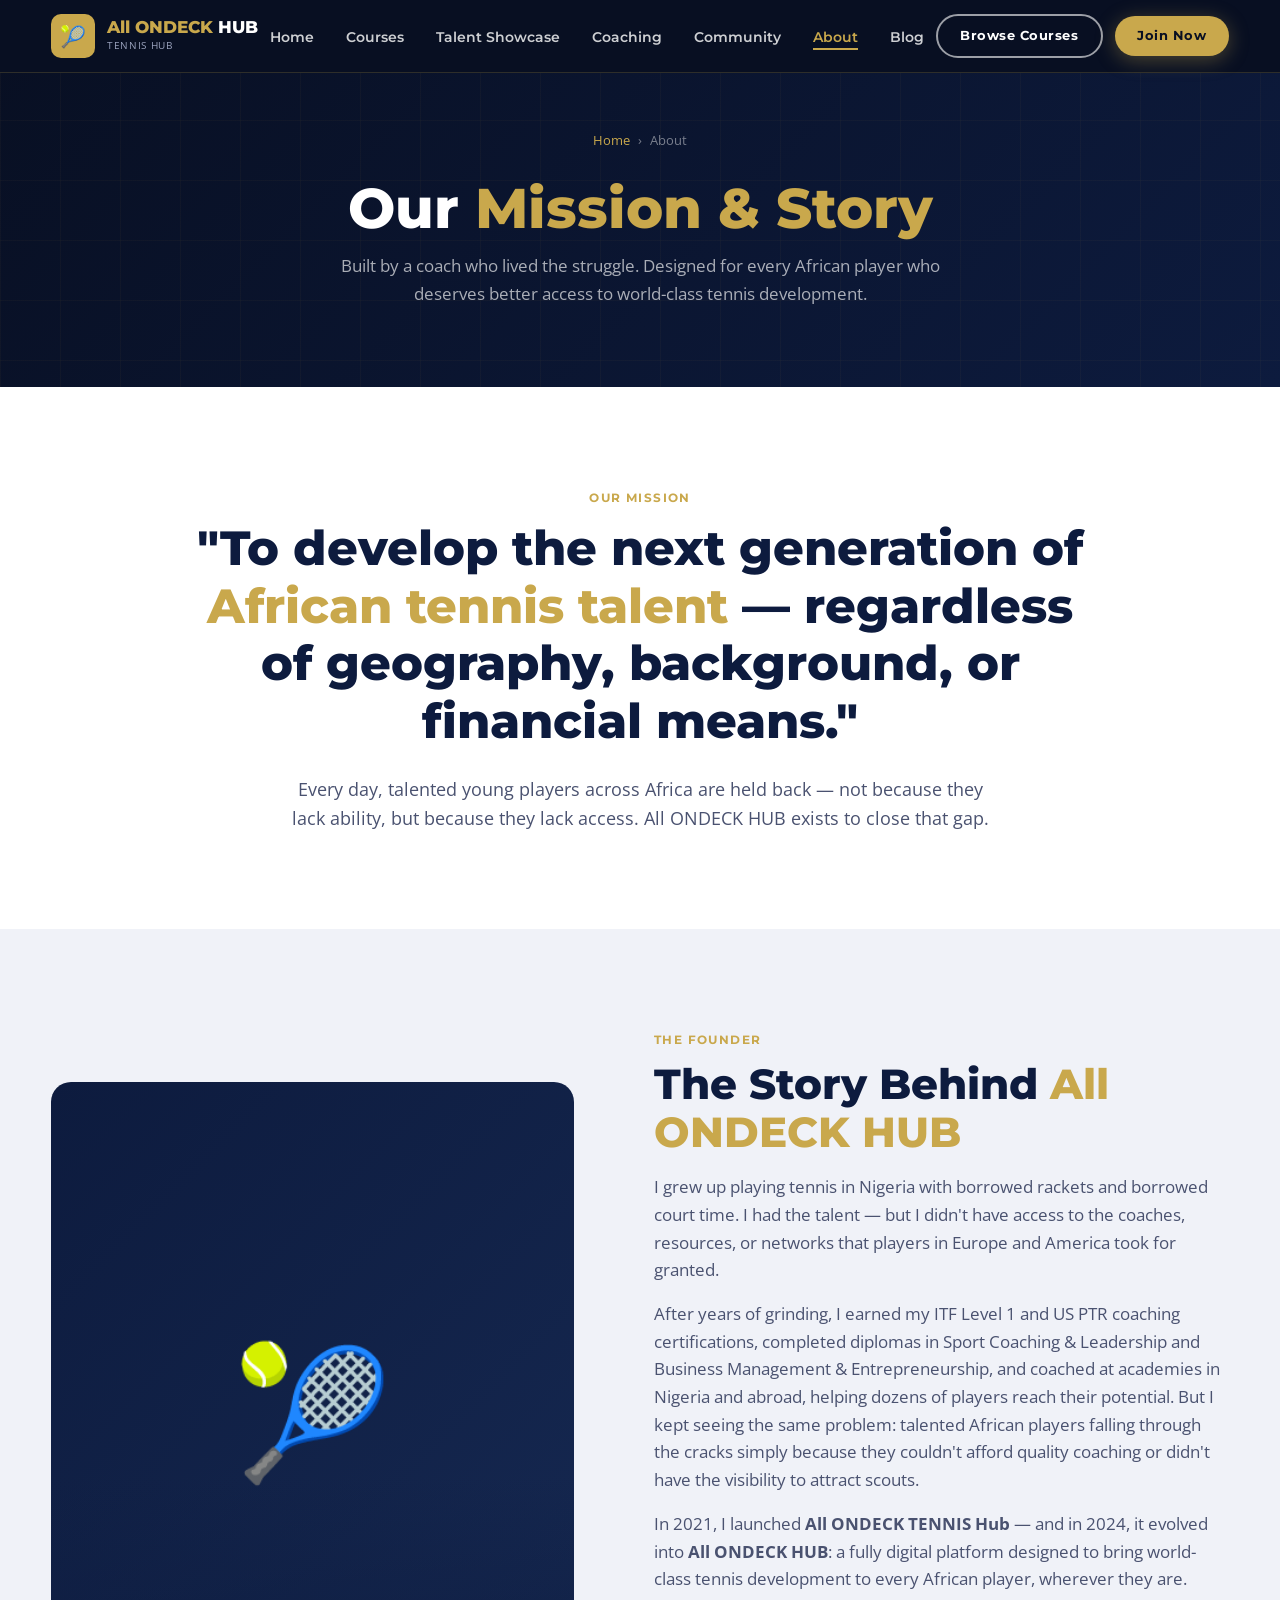
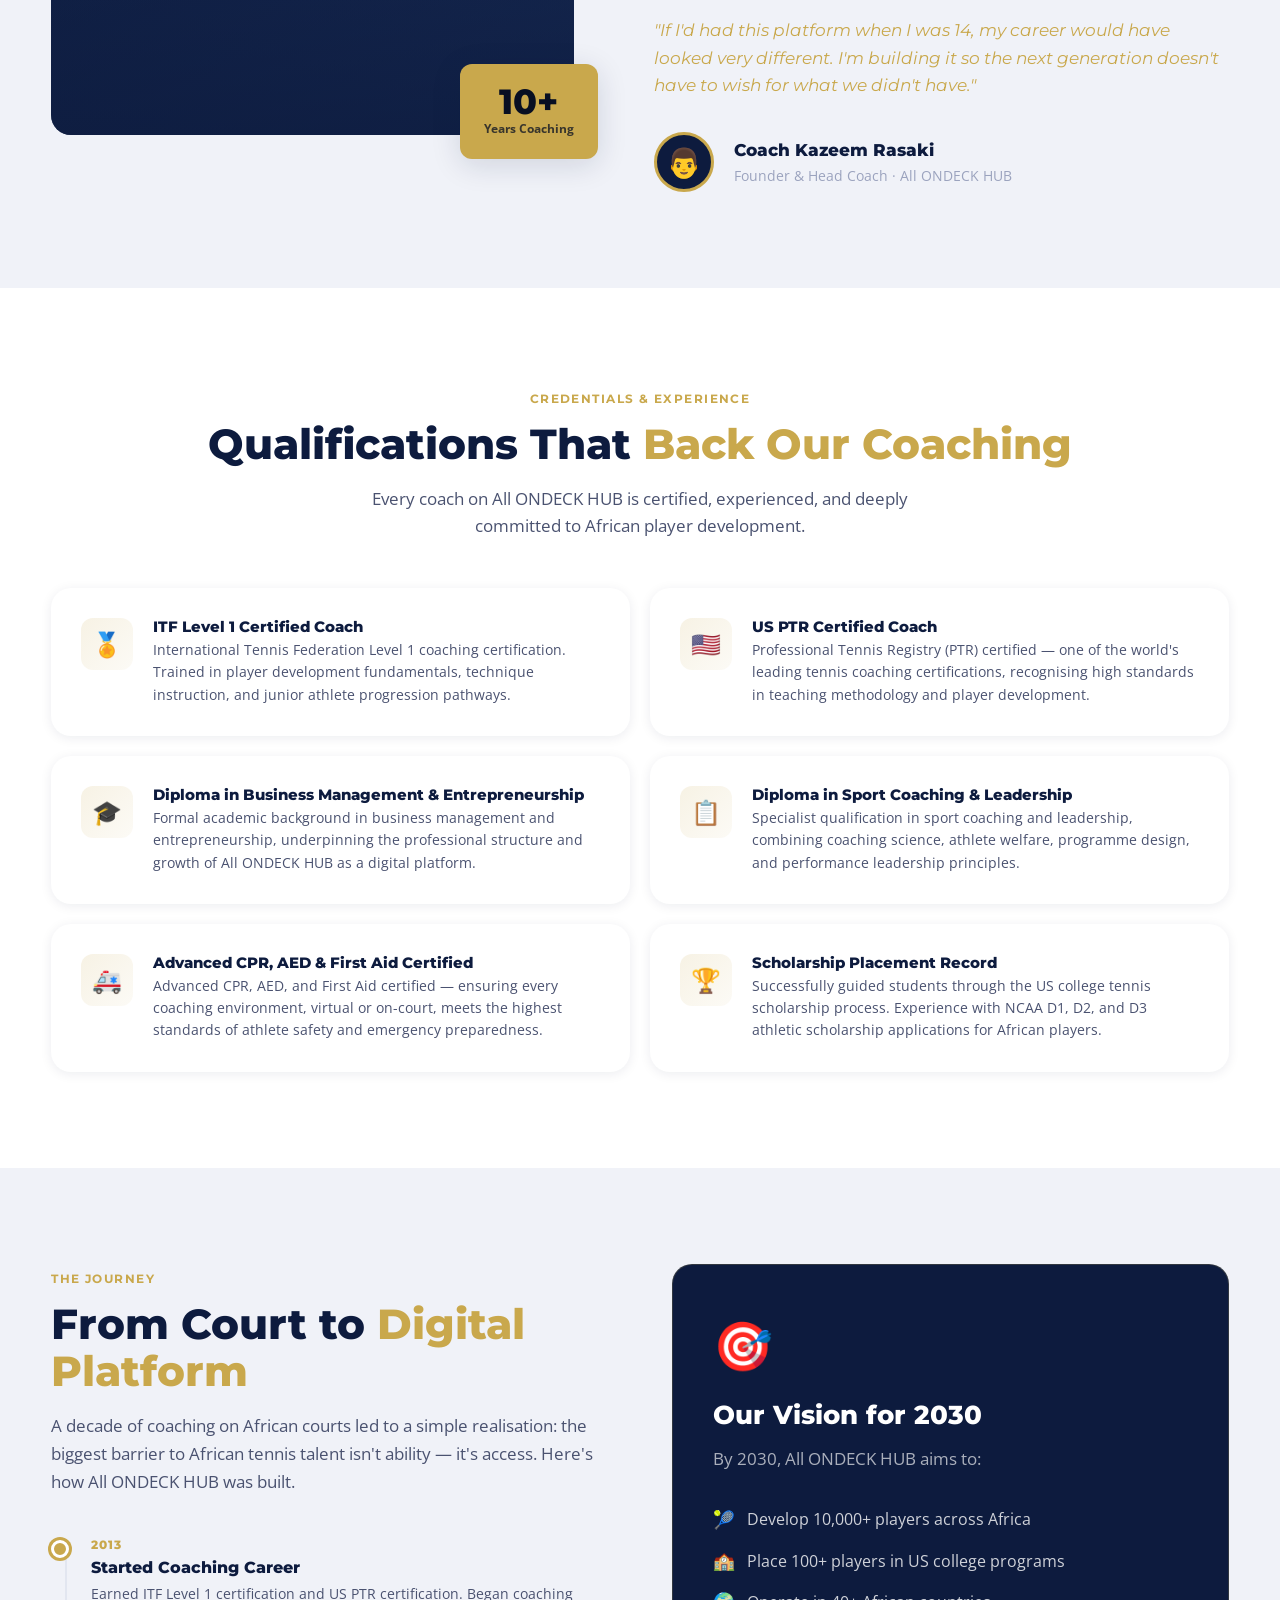
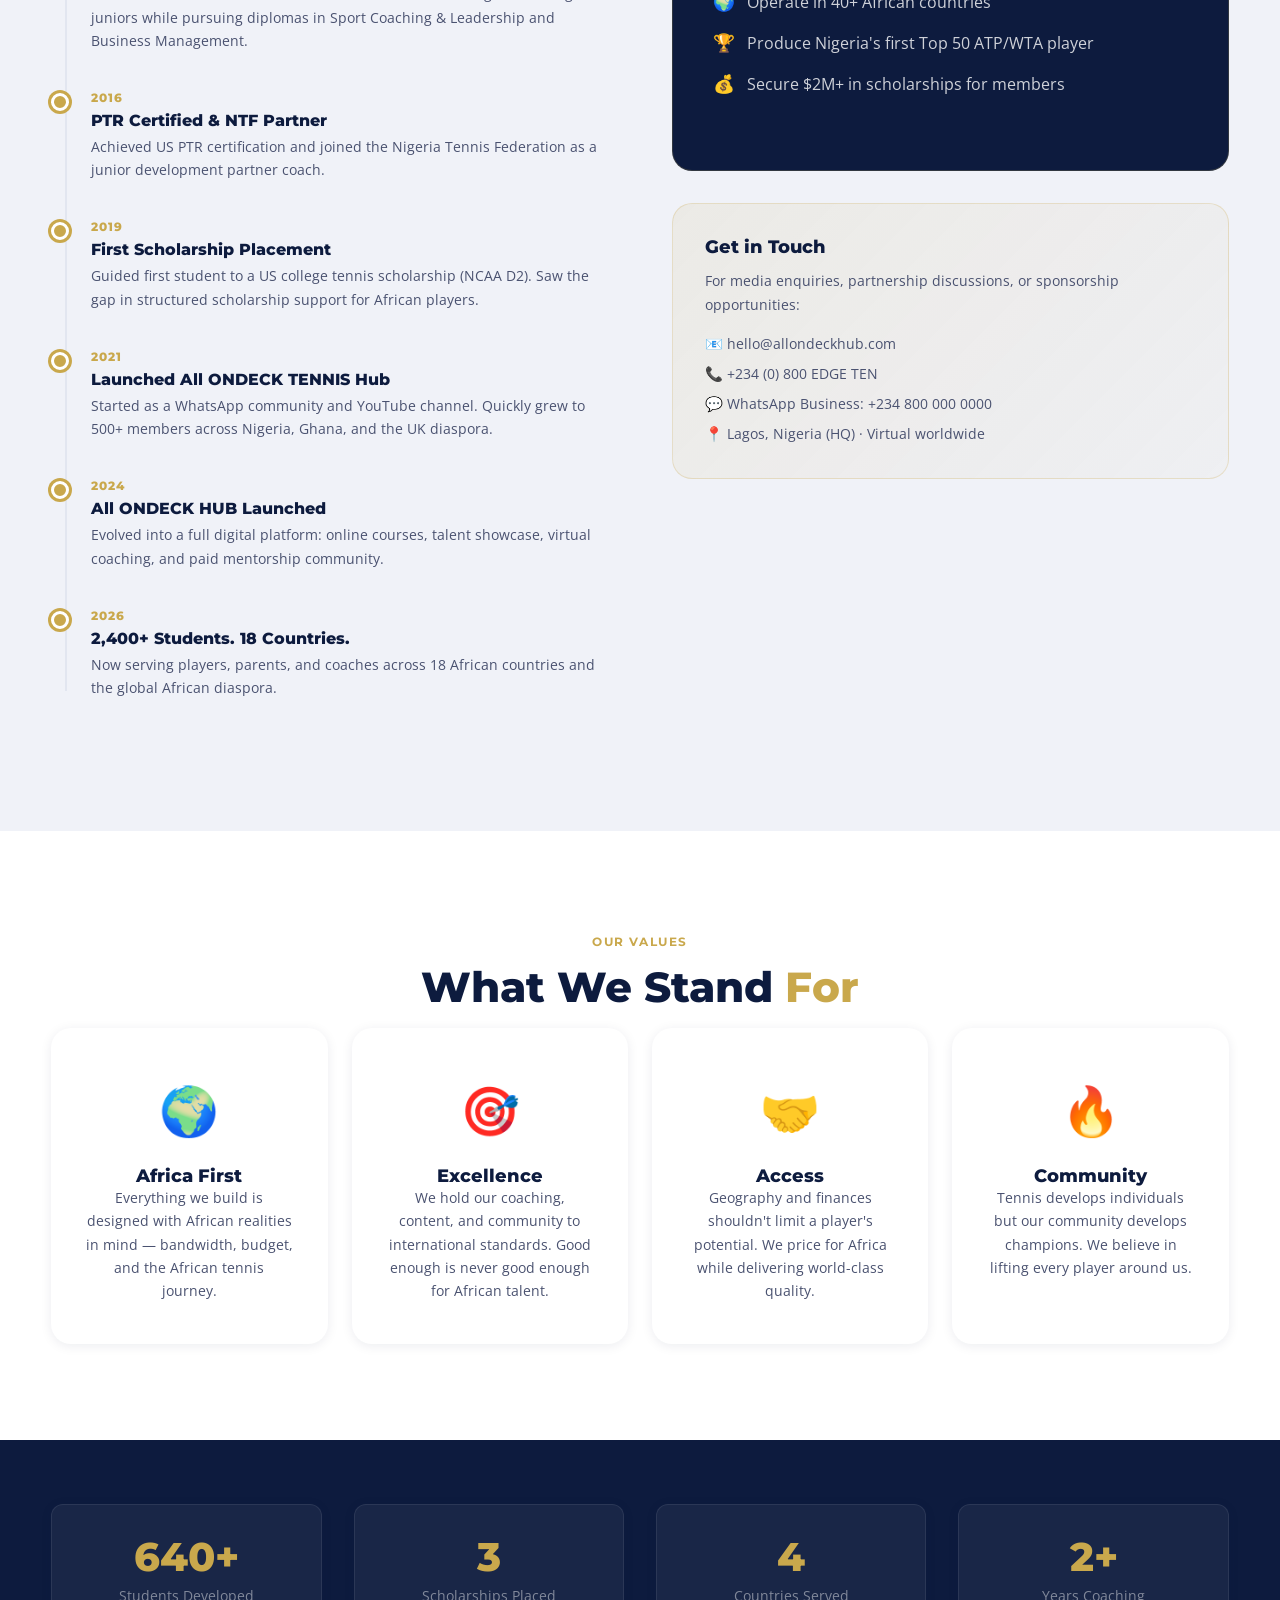
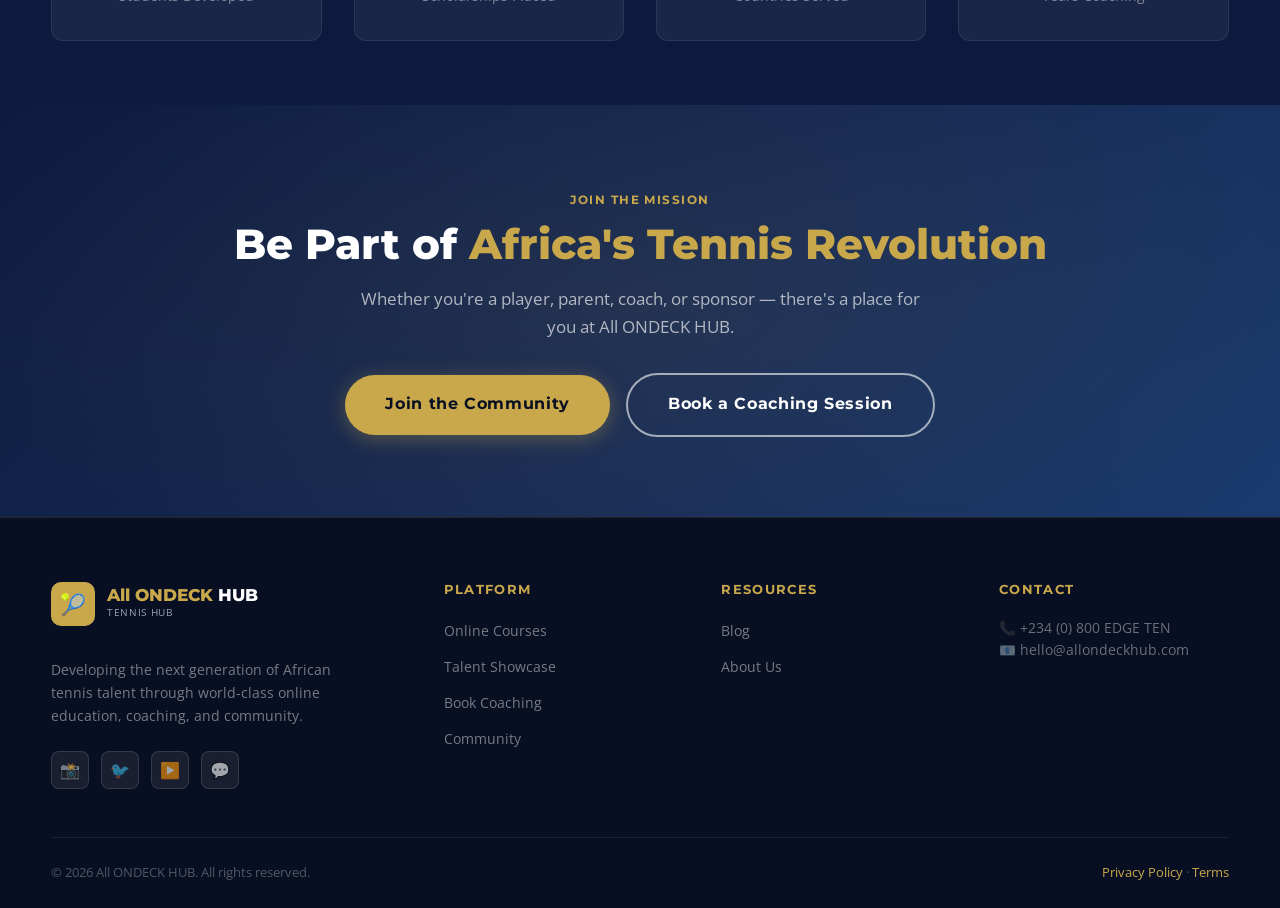
<file: about.html>
<!DOCTYPE html>
<html lang="en">
<head>
  <meta charset="UTF-8" />
  <meta name="viewport" content="width=device-width, initial-scale=1.0" />
  <title>About | All ONDECK HUB</title>
  <meta name="description" content="The story behind All ONDECK HUB — our mission, our coach, and our commitment to developing African tennis talent." />
  <link rel="preconnect" href="https://fonts.googleapis.com" />
  <link href="https://fonts.googleapis.com/css2?family=Montserrat:wght@400;600;700;800;900&family=Open+Sans:wght@400;500;600&display=swap" rel="stylesheet" />
  <link rel="stylesheet" href="css/styles.css" />
  <style>
    .timeline { position: relative; padding-left: 2.5rem; }
    .timeline::before {
      content: '';
      position: absolute; left: .85rem; top: .5rem; bottom: .5rem;
      width: 2px; background: var(--gray-200);
    }
    .timeline-item { position: relative; margin-bottom: 2.25rem; }
    .timeline-dot {
      position: absolute; left: -2.5rem; top: .3rem;
      width: 18px; height: 18px; border-radius: 50%;
      background: var(--gold); border: 3px solid var(--white);
      box-shadow: 0 0 0 3px var(--gold);
    }
    .timeline-year {
      font-family: var(--font-head); font-size: .75rem; font-weight: 800;
      color: var(--gold); letter-spacing: .08em; text-transform: uppercase;
      margin-bottom: .25rem;
    }
    .timeline-title { font-size: 1rem; margin-bottom: .3rem; }
    .timeline-desc  { font-size: .88rem; }

    .credential-card {
      background: var(--white); border-radius: var(--radius-lg);
      padding: 1.75rem; box-shadow: var(--shadow-sm);
      display: flex; align-items: flex-start; gap: 1.25rem;
      border: 2px solid transparent; transition: var(--transition);
    }
    .credential-card:hover { border-color: var(--gold); transform: translateY(-3px); }
    .credential-icon {
      width: 52px; height: 52px; flex-shrink: 0;
      background: linear-gradient(135deg,rgba(201,168,76,.15),rgba(201,168,76,.05));
      border-radius: var(--radius); display: flex; align-items: center;
      justify-content: center; font-size: 1.5rem;
    }
    .credential-title { font-size: .95rem; margin-bottom: .2rem; }
    .credential-body  { font-size: .85rem; }

    .value-card {
      text-align: center; padding: 2.5rem 2rem;
      background: var(--white); border-radius: var(--radius-lg);
      box-shadow: var(--shadow-sm); transition: var(--transition);
      border: 2px solid transparent;
    }
    .value-card:hover { border-color: var(--gold); transform: translateY(-5px); box-shadow: var(--shadow-lg); }
    .value-icon { font-size: 3rem; margin-bottom: 1rem; }
  </style>
</head>
<body>

<!-- NAVBAR -->
<nav class="navbar" id="navbar">
  <div class="container">
    <div class="nav-inner">
      <a href="index.html" class="nav-logo">
        <div class="nav-logo-icon">🎾</div>
        <div><div class="nav-logo-text"><span>All ONDECK</span> HUB</div><div class="nav-logo-sub">Tennis Hub</div></div>
      </a>
      <ul class="nav-links">
        <li><a href="index.html">Home</a></li><li><a href="courses.html">Courses</a></li>
        <li><a href="talent.html">Talent Showcase</a></li><li><a href="coaching.html">Coaching</a></li>
        <li><a href="community.html">Community</a></li><li><a href="about.html">About</a></li>
        <li><a href="blog.html">Blog</a></li>
      </ul>
      <div class="nav-cta">
        <a href="courses.html" class="btn btn-outline-white btn-sm">Browse Courses</a>
        <a href="community.html" class="btn btn-gold btn-sm">Join Now</a>
      </div>
      <button class="hamburger" aria-label="Menu"><span></span><span></span><span></span></button>
    </div>
  </div>
  <div class="mobile-nav container">
    <a href="index.html">Home</a><a href="courses.html">Courses</a>
    <a href="talent.html">Talent Showcase</a><a href="coaching.html">Coaching</a>
    <a href="community.html">Community</a><a href="about.html">About</a><a href="blog.html">Blog</a>
    <a href="community.html" class="btn btn-gold">Join Now →</a>
  </div>
</nav>

<!-- PAGE HERO -->
<section class="page-hero">
  <div class="container" style="position:relative;z-index:1">
    <div class="breadcrumb"><a href="index.html">Home</a> <span>›</span> <span>About</span></div>
    <h1>Our <span style="color:var(--gold)">Mission &amp; Story</span></h1>
    <p>Built by a coach who lived the struggle. Designed for every African player who deserves better access to world-class tennis development.</p>
  </div>
</section>

<!-- MISSION STATEMENT -->
<section class="section">
  <div class="container" style="max-width:900px;text-align:center">
    <div class="section-label">Our Mission</div>
    <h2 class="section-title reveal" style="font-size:clamp(1.6rem,4vw,3rem);line-height:1.2">
      "To develop the next generation of <span>African tennis talent</span> — regardless of geography, background, or financial means."
    </h2>
    <p class="reveal" style="font-size:1.1rem;max-width:700px;margin:1.5rem auto 0">
      Every day, talented young players across Africa are held back — not because they lack ability, but because they lack access. All ONDECK HUB exists to close that gap.
    </p>
  </div>
</section>

<!-- FOUNDER STORY -->
<section class="section" style="background:var(--gray-100)">
  <div class="container">
    <div class="about-grid">
      <div class="about-img-wrap reveal">
        <div class="about-img-box" style="font-size:8rem">🎾</div>
        <div class="about-badge-box">
          <div class="about-badge-num">10+</div>
          <div class="about-badge-label">Years Coaching</div>
        </div>
      </div>
      <div class="reveal reveal-delay-1">
        <div class="section-label">The Founder</div>
        <h2 class="section-title">The Story Behind <span>All ONDECK HUB</span></h2>
        <p style="margin-bottom:1rem">
          I grew up playing tennis in Nigeria with borrowed rackets and borrowed court time. I had the talent — but I didn't have access to the coaches, resources, or networks that players in Europe and America took for granted.
        </p>
        <p style="margin-bottom:1rem">
          After years of grinding, I earned my ITF Level 1 and US PTR coaching certifications, completed diplomas in Sport Coaching &amp; Leadership and Business Management &amp; Entrepreneurship, and coached at academies in Nigeria and abroad, helping dozens of players reach their potential. But I kept seeing the same problem: talented African players falling through the cracks simply because they couldn't afford quality coaching or didn't have the visibility to attract scouts.
        </p>
        <p style="margin-bottom:1.5rem">
          In 2021, I launched <strong>All ONDECK TENNIS Hub</strong> — and in 2024, it evolved into <strong>All ONDECK HUB</strong>: a fully digital platform designed to bring world-class tennis development to every African player, wherever they are.
        </p>
        <p style="font-style:italic;color:var(--gold);font-family:var(--font-head);font-size:1.05rem;margin-bottom:2rem">
          "If I'd had this platform when I was 14, my career would have looked very different. I'm building it so the next generation doesn't have to wish for what we didn't have."
        </p>
        <div style="display:flex;align-items:center;gap:1.25rem">
          <div style="width:60px;height:60px;border-radius:50%;background:var(--navy);display:flex;align-items:center;justify-content:center;font-size:1.8rem;border:3px solid var(--gold)">👨</div>
          <div>
            <div style="font-family:var(--font-head);font-weight:800;color:var(--navy);font-size:1.05rem">Coach Kazeem Rasaki</div>
            <div style="font-size:.85rem;color:var(--gray-400)">Founder &amp; Head Coach · All ONDECK HUB</div>
          </div>
        </div>
      </div>
    </div>
  </div>
</section>

<!-- CREDENTIALS -->
<section class="section">
  <div class="container">
    <div class="section-header text-center">
      <div class="section-label">Credentials &amp; Experience</div>
      <h2 class="section-title reveal">Qualifications That <span>Back Our Coaching</span></h2>
      <p class="section-sub reveal">Every coach on All ONDECK HUB is certified, experienced, and deeply committed to African player development.</p>
    </div>
    <div class="grid-2" style="gap:1.25rem">
      <div class="credential-card reveal">
        <div class="credential-icon">🏅</div>
        <div>
          <h4 class="credential-title">ITF Level 1 Certified Coach</h4>
          <p class="credential-body">International Tennis Federation Level 1 coaching certification. Trained in player development fundamentals, technique instruction, and junior athlete progression pathways.</p>
        </div>
      </div>
      <div class="credential-card reveal reveal-delay-1">
        <div class="credential-icon">🇺🇸</div>
        <div>
          <h4 class="credential-title">US PTR Certified Coach</h4>
          <p class="credential-body">Professional Tennis Registry (PTR) certified — one of the world's leading tennis coaching certifications, recognising high standards in teaching methodology and player development.</p>
        </div>
      </div>
      <div class="credential-card reveal">
        <div class="credential-icon">🎓</div>
        <div>
          <h4 class="credential-title">Diploma in Business Management &amp; Entrepreneurship</h4>
          <p class="credential-body">Formal academic background in business management and entrepreneurship, underpinning the professional structure and growth of All ONDECK HUB as a digital platform.</p>
        </div>
      </div>
      <div class="credential-card reveal reveal-delay-1">
        <div class="credential-icon">📋</div>
        <div>
          <h4 class="credential-title">Diploma in Sport Coaching &amp; Leadership</h4>
          <p class="credential-body">Specialist qualification in sport coaching and leadership, combining coaching science, athlete welfare, programme design, and performance leadership principles.</p>
        </div>
      </div>
      <div class="credential-card reveal">
        <div class="credential-icon">🚑</div>
        <div>
          <h4 class="credential-title">Advanced CPR, AED &amp; First Aid Certified</h4>
          <p class="credential-body">Advanced CPR, AED, and First Aid certified — ensuring every coaching environment, virtual or on-court, meets the highest standards of athlete safety and emergency preparedness.</p>
        </div>
      </div>
      <div class="credential-card reveal reveal-delay-1">
        <div class="credential-icon">🏆</div>
        <div>
          <h4 class="credential-title">Scholarship Placement Record</h4>
          <p class="credential-body">Successfully guided students through the US college tennis scholarship process. Experience with NCAA D1, D2, and D3 athletic scholarship applications for African players.</p>
        </div>
      </div>
    </div>
  </div>
</section>

<!-- JOURNEY TIMELINE -->
<section class="section" style="background:var(--gray-100)">
  <div class="container">
    <div class="grid-2" style="gap:4rem;align-items:start">
      <div class="reveal">
        <div class="section-label">The Journey</div>
        <h2 class="section-title">From Court to <span>Digital Platform</span></h2>
        <p style="margin-bottom:2.5rem">A decade of coaching on African courts led to a simple realisation: the biggest barrier to African tennis talent isn't ability — it's access. Here's how All ONDECK HUB was built.</p>
        <div class="timeline">
          <div class="timeline-item">
            <div class="timeline-dot"></div>
            <div class="timeline-year">2013</div>
            <h4 class="timeline-title">Started Coaching Career</h4>
            <p class="timeline-desc">Earned ITF Level 1 certification and US PTR certification. Began coaching juniors while pursuing diplomas in Sport Coaching &amp; Leadership and Business Management.</p>
          </div>
          <div class="timeline-item">
            <div class="timeline-dot"></div>
            <div class="timeline-year">2016</div>
            <h4 class="timeline-title">PTR Certified &amp; NTF Partner</h4>
            <p class="timeline-desc">Achieved US PTR certification and joined the Nigeria Tennis Federation as a junior development partner coach.</p>
          </div>
          <div class="timeline-item">
            <div class="timeline-dot"></div>
            <div class="timeline-year">2019</div>
            <h4 class="timeline-title">First Scholarship Placement</h4>
            <p class="timeline-desc">Guided first student to a US college tennis scholarship (NCAA D2). Saw the gap in structured scholarship support for African players.</p>
          </div>
          <div class="timeline-item">
            <div class="timeline-dot"></div>
            <div class="timeline-year">2021</div>
            <h4 class="timeline-title">Launched All ONDECK TENNIS Hub</h4>
            <p class="timeline-desc">Started as a WhatsApp community and YouTube channel. Quickly grew to 500+ members across Nigeria, Ghana, and the UK diaspora.</p>
          </div>
          <div class="timeline-item">
            <div class="timeline-dot"></div>
            <div class="timeline-year">2024</div>
            <h4 class="timeline-title">All ONDECK HUB Launched</h4>
            <p class="timeline-desc">Evolved into a full digital platform: online courses, talent showcase, virtual coaching, and paid mentorship community.</p>
          </div>
          <div class="timeline-item">
            <div class="timeline-dot"></div>
            <div class="timeline-year">2026</div>
            <h4 class="timeline-title">2,400+ Students. 18 Countries.</h4>
            <p class="timeline-desc">Now serving players, parents, and coaches across 18 African countries and the global African diaspora.</p>
          </div>
        </div>
      </div>
      <div class="reveal reveal-delay-1">
        <div style="background:var(--navy);border-radius:var(--radius-lg);padding:2.5rem;border:1px solid rgba(201,168,76,.2);margin-bottom:2rem">
          <div style="font-size:3rem;margin-bottom:1rem">🎯</div>
          <h3 style="color:var(--white);margin-bottom:1rem">Our Vision for 2030</h3>
          <p style="color:rgba(255,255,255,.65);margin-bottom:1.5rem">By 2030, All ONDECK HUB aims to:</p>
          <div class="about-features">
            <div class="about-feature"><span class="about-feature-icon">🎾</span> <span style="color:rgba(255,255,255,.8)">Develop 10,000+ players across Africa</span></div>
            <div class="about-feature"><span class="about-feature-icon">🏫</span> <span style="color:rgba(255,255,255,.8)">Place 100+ players in US college programs</span></div>
            <div class="about-feature"><span class="about-feature-icon">🌍</span> <span style="color:rgba(255,255,255,.8)">Operate in 40+ African countries</span></div>
            <div class="about-feature"><span class="about-feature-icon">🏆</span> <span style="color:rgba(255,255,255,.8)">Produce Nigeria's first Top 50 ATP/WTA player</span></div>
            <div class="about-feature"><span class="about-feature-icon">💰</span> <span style="color:rgba(255,255,255,.8)">Secure $2M+ in scholarships for members</span></div>
          </div>
        </div>
        <div style="background:linear-gradient(135deg,rgba(201,168,76,.1),rgba(201,168,76,.03));border:1px solid rgba(201,168,76,.25);border-radius:var(--radius-lg);padding:2rem">
          <h4 style="margin-bottom:.75rem">Get in Touch</h4>
          <p style="font-size:.88rem;margin-bottom:1rem">For media enquiries, partnership discussions, or sponsorship opportunities:</p>
          <p style="font-size:.9rem"><strong>📧</strong> hello@allondeckhub.com</p>
          <p style="font-size:.9rem;margin-top:.4rem"><strong>📞</strong> +234 (0) 800 EDGE TEN</p>
          <p style="font-size:.9rem;margin-top:.4rem"><strong>💬</strong> WhatsApp Business: +234 800 000 0000</p>
          <p style="font-size:.9rem;margin-top:.4rem"><strong>📍</strong> Lagos, Nigeria (HQ) · Virtual worldwide</p>
        </div>
      </div>
    </div>
  </div>
</section>

<!-- VALUES -->
<section class="section">
  <div class="container">
    <div class="section-header text-center">
      <div class="section-label">Our Values</div>
      <h2 class="section-title reveal">What We Stand <span>For</span></h2>
    </div>
    <div class="grid-4">
      <div class="value-card reveal">
        <div class="value-icon">🌍</div>
        <h4>Africa First</h4>
        <p style="font-size:.88rem">Everything we build is designed with African realities in mind — bandwidth, budget, and the African tennis journey.</p>
      </div>
      <div class="value-card reveal reveal-delay-1">
        <div class="value-icon">🎯</div>
        <h4>Excellence</h4>
        <p style="font-size:.88rem">We hold our coaching, content, and community to international standards. Good enough is never good enough for African talent.</p>
      </div>
      <div class="value-card reveal reveal-delay-2">
        <div class="value-icon">🤝</div>
        <h4>Access</h4>
        <p style="font-size:.88rem">Geography and finances shouldn't limit a player's potential. We price for Africa while delivering world-class quality.</p>
      </div>
      <div class="value-card reveal reveal-delay-3">
        <div class="value-icon">🔥</div>
        <h4>Community</h4>
        <p style="font-size:.88rem">Tennis develops individuals but our community develops champions. We believe in lifting every player around us.</p>
      </div>
    </div>
  </div>
</section>

<!-- STATS -->
<section class="section-sm" style="background:var(--navy)">
  <div class="container">
    <div class="stats-row">
      <div class="stat-box reveal" style="background:rgba(255,255,255,.05);border:1px solid rgba(255,255,255,.08)">
        <div class="stat-number" style="color:var(--gold)" data-counter data-target="2400" data-suffix="+">0</div>
        <div class="stat-label" style="color:rgba(255,255,255,.45)">Students Developed</div>
      </div>
      <div class="stat-box reveal reveal-delay-1" style="background:rgba(255,255,255,.05);border:1px solid rgba(255,255,255,.08)">
        <div class="stat-number" style="color:var(--gold)" data-counter data-target="14" data-suffix="">0</div>
        <div class="stat-label" style="color:rgba(255,255,255,.45)">Scholarships Placed</div>
      </div>
      <div class="stat-box reveal reveal-delay-2" style="background:rgba(255,255,255,.05);border:1px solid rgba(255,255,255,.08)">
        <div class="stat-number" style="color:var(--gold)" data-counter data-target="18" data-suffix="">0</div>
        <div class="stat-label" style="color:rgba(255,255,255,.45)">Countries Served</div>
      </div>
      <div class="stat-box reveal reveal-delay-3" style="background:rgba(255,255,255,.05);border:1px solid rgba(255,255,255,.08)">
        <div class="stat-number" style="color:var(--gold)" data-counter data-target="10" data-suffix="+">0</div>
        <div class="stat-label" style="color:rgba(255,255,255,.45)">Years Coaching</div>
      </div>
    </div>
  </div>
</section>

<!-- CTA -->
<section class="cta-banner">
  <div class="container" style="position:relative;z-index:1">
    <div class="section-label">Join the Mission</div>
    <h2>Be Part of <span style="color:var(--gold)">Africa's Tennis Revolution</span></h2>
    <p>Whether you're a player, parent, coach, or sponsor — there's a place for you at All ONDECK HUB.</p>
    <div class="cta-btns">
      <a href="community.html" class="btn btn-gold btn-lg">Join the Community</a>
      <a href="coaching.html" class="btn btn-outline-white btn-lg">Book a Coaching Session</a>
    </div>
  </div>
</section>

<!-- FOOTER -->
<footer class="footer">
  <div class="container">
    <div class="footer-grid">
      <div class="footer-brand">
        <a href="index.html" class="nav-logo" style="margin-bottom:1rem;display:inline-flex">
          <div class="nav-logo-icon">🎾</div>
          <div><div class="nav-logo-text"><span>All ONDECK</span> HUB</div><div class="nav-logo-sub">Tennis Hub</div></div>
        </a>
        <p>Developing the next generation of African tennis talent through world-class online education, coaching, and community.</p>
        <div class="footer-social">
          <div class="social-btn">📸</div><div class="social-btn">🐦</div>
          <div class="social-btn">▶️</div><div class="social-btn">💬</div>
        </div>
      </div>
      <div class="footer-col"><h4>Platform</h4><ul>
        <li><a href="courses.html">Online Courses</a></li>
        <li><a href="talent.html">Talent Showcase</a></li>
        <li><a href="coaching.html">Book Coaching</a></li>
        <li><a href="community.html">Community</a></li>
      </ul></div>
      <div class="footer-col"><h4>Resources</h4><ul>
        <li><a href="blog.html">Blog</a></li>
        <li><a href="about.html">About Us</a></li>
      </ul></div>
      <div class="footer-col"><h4>Contact</h4>
        <p style="color:rgba(255,255,255,.4);font-size:.85rem">📞 +234 (0) 800 EDGE TEN<br>📧 hello@allondeckhub.com</p>
      </div>
    </div>
    <div class="footer-bottom">
      <p>© 2026 All ONDECK HUB. All rights reserved.</p>
      <p><a href="#">Privacy Policy</a> · <a href="#">Terms</a></p>
    </div>
  </div>
</footer>

<script src="js/main.js"></script>
</body>
</html>
</file>
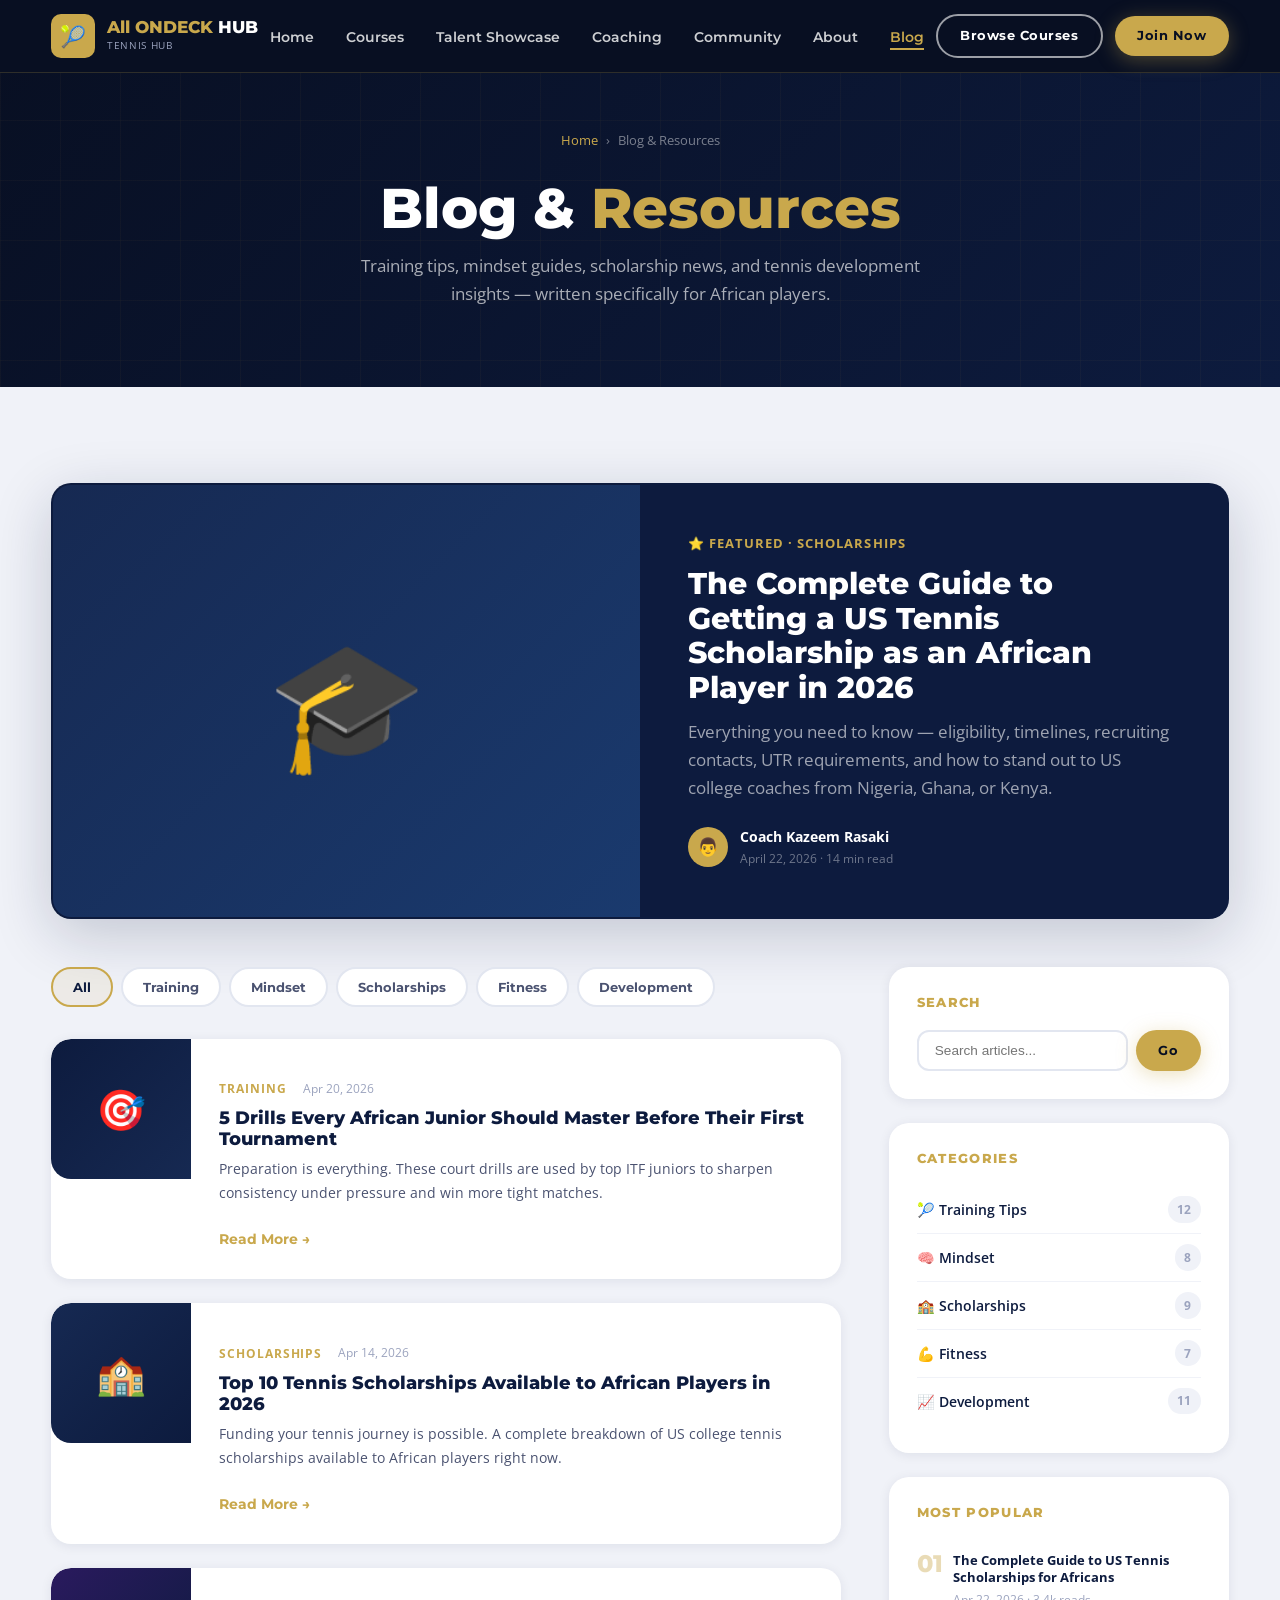
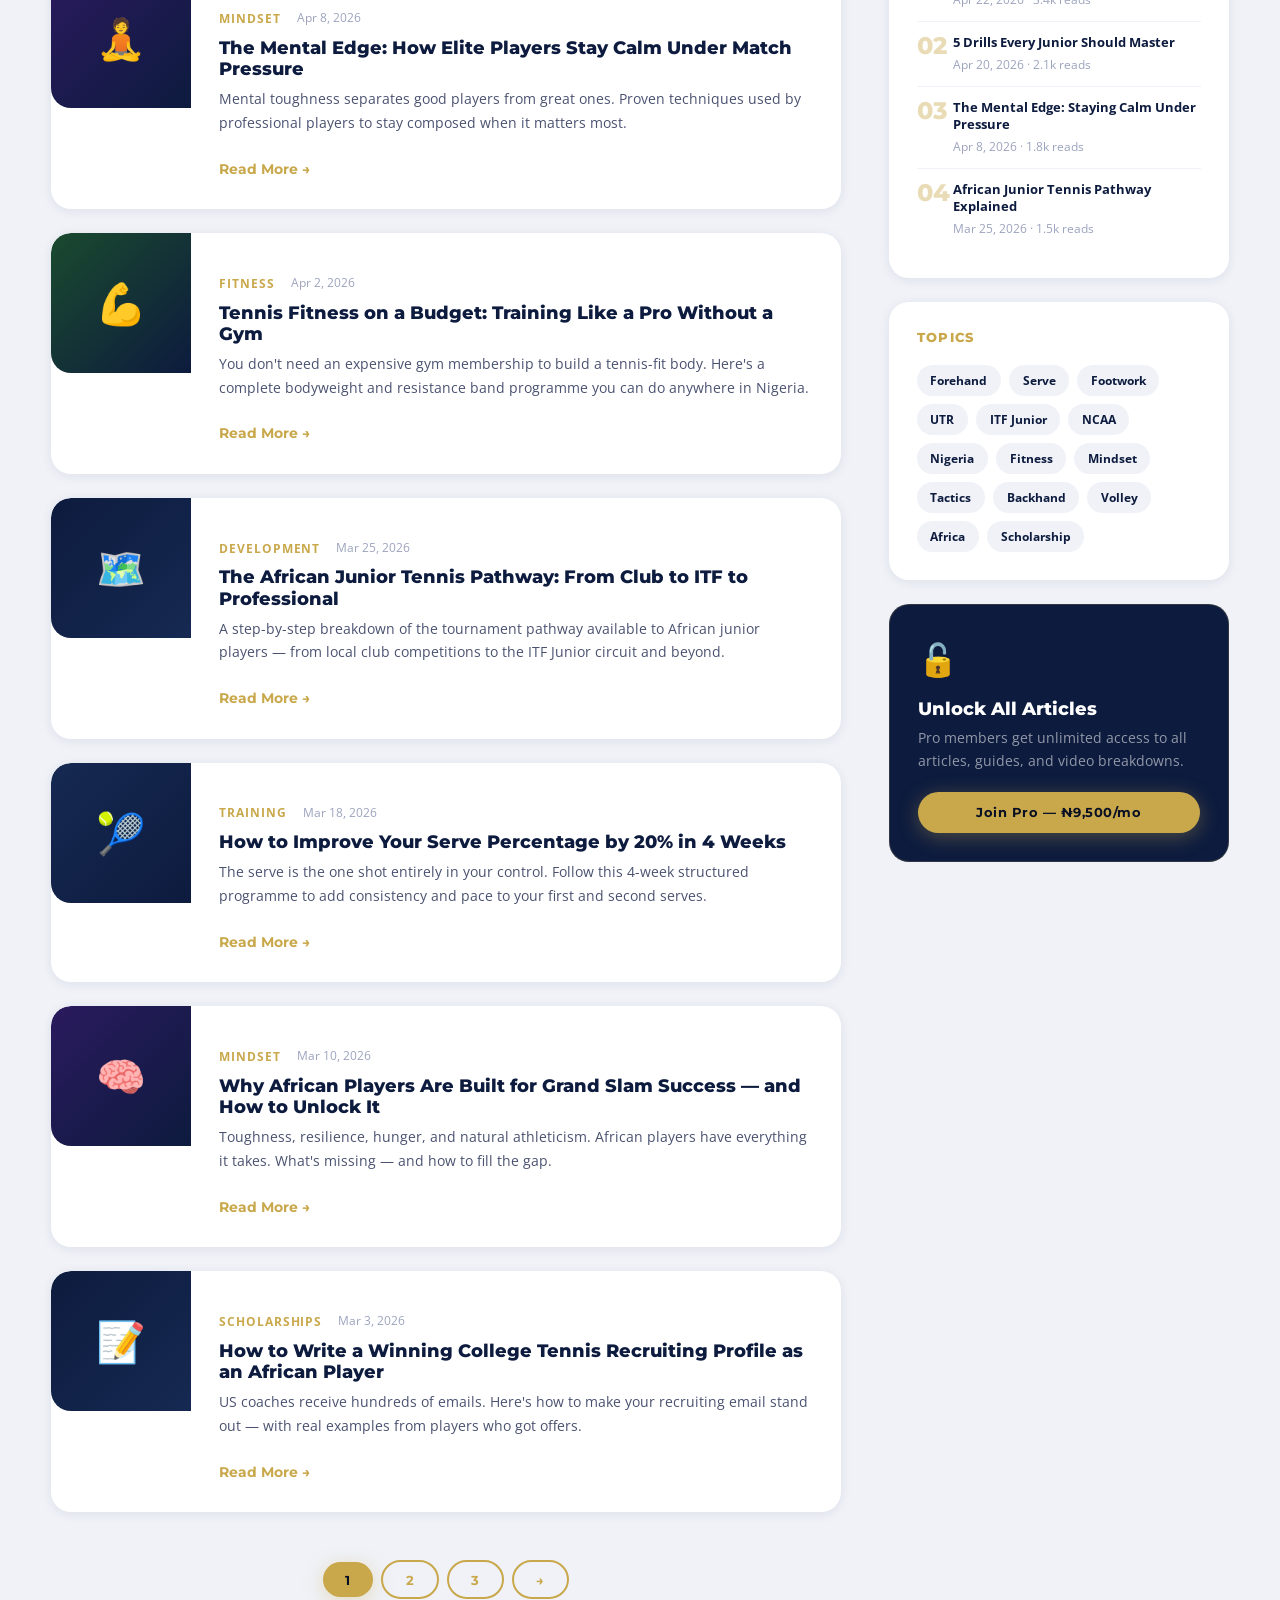
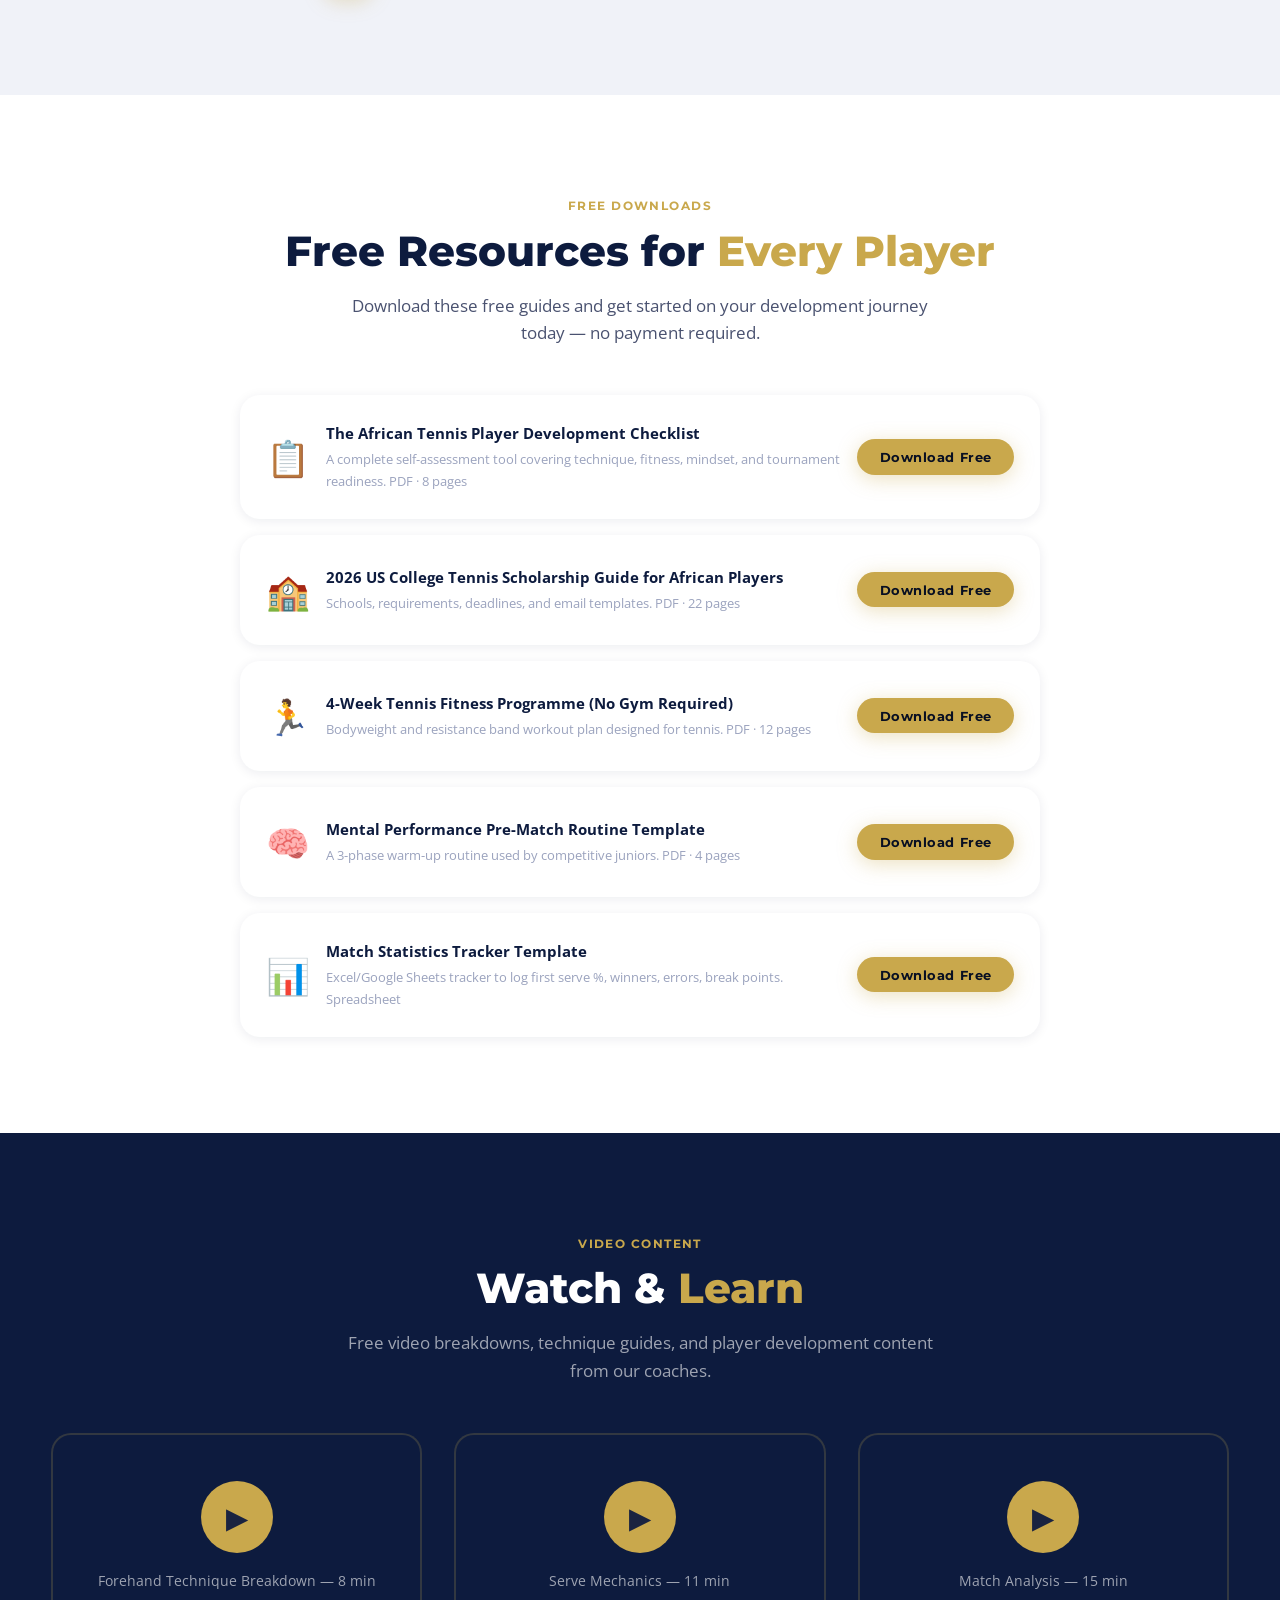
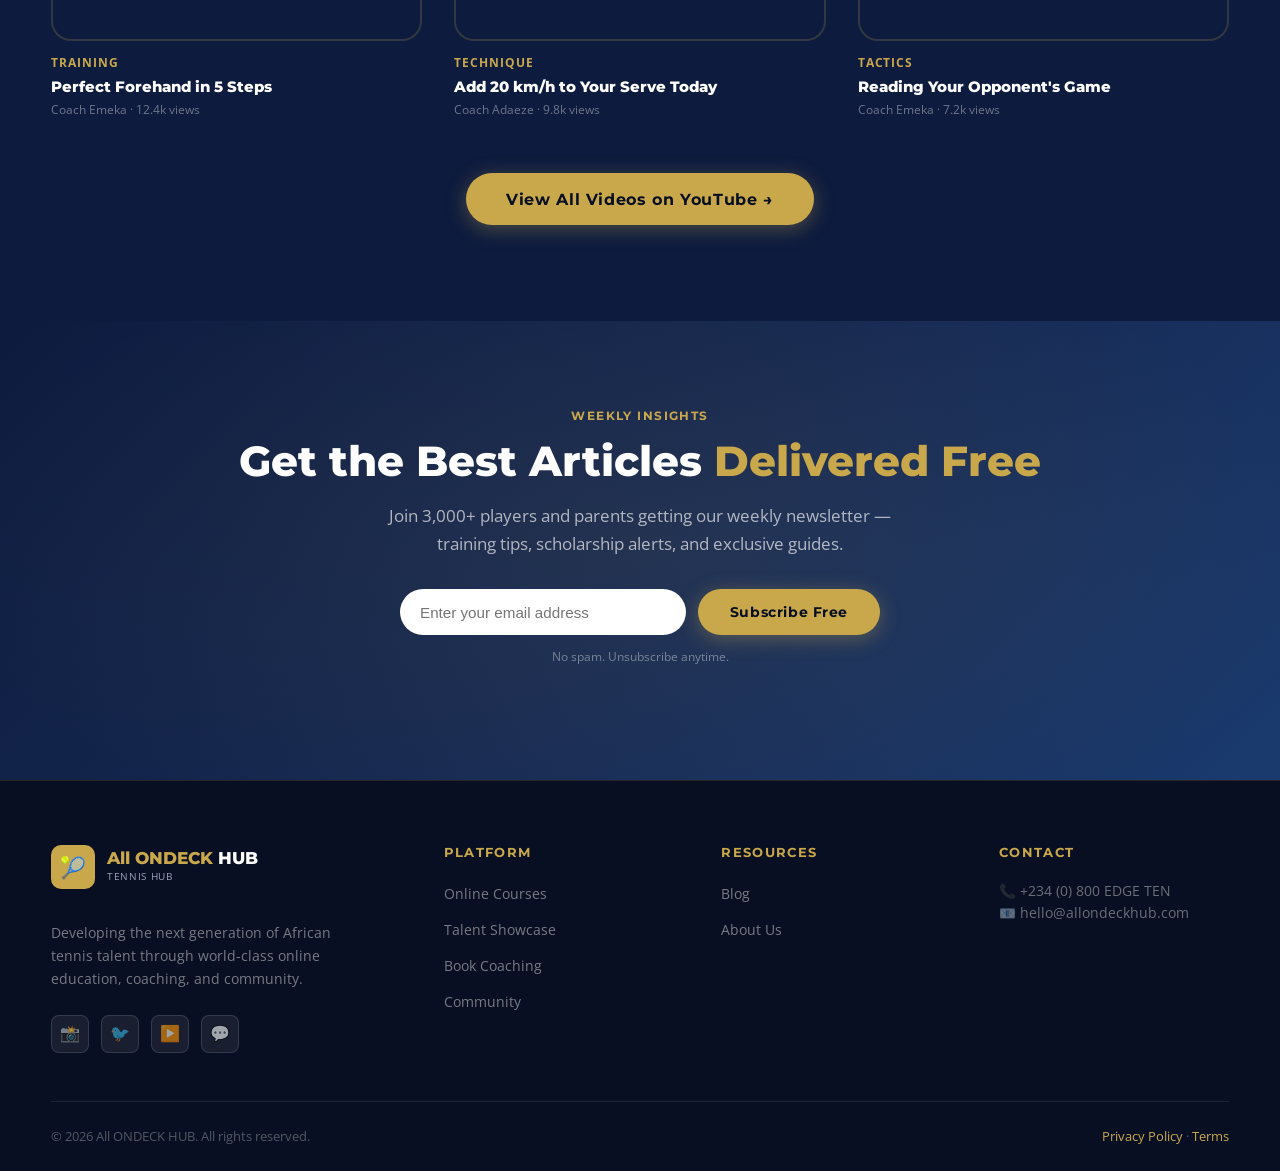
<file: blog.html>
<!DOCTYPE html>
<html lang="en">
<head>
  <meta charset="UTF-8" />
  <meta name="viewport" content="width=device-width, initial-scale=1.0" />
  <title>Blog & Resources | All ONDECK HUB</title>
  <meta name="description" content="Training tips, mindset guides, scholarship news, fitness resources, and tennis development insights for African players." />
  <link rel="preconnect" href="https://fonts.googleapis.com" />
  <link href="https://fonts.googleapis.com/css2?family=Montserrat:wght@400;600;700;800;900&family=Open+Sans:wght@400;500;600&display=swap" rel="stylesheet" />
  <link rel="stylesheet" href="css/styles.css" />
  <style>
    .blog-hero-card {
      background: var(--navy);
      border-radius: var(--radius-lg);
      overflow: hidden;
      box-shadow: var(--shadow-lg);
      display: grid;
      grid-template-columns: 1fr 1fr;
      margin-bottom: 3rem;
      transition: var(--transition);
      border: 2px solid transparent;
    }
    .blog-hero-card:hover { border-color: var(--gold); transform: translateY(-4px); }
    .blog-hero-img {
      background: linear-gradient(135deg, var(--navy-light), #1a3a6e);
      display: flex; align-items: center; justify-content: center;
      font-size: 8rem; min-height: 300px;
    }
    .blog-hero-body { padding: 3rem; display: flex; flex-direction: column; justify-content: center; }
    .blog-hero-body .blog-category { font-size: .8rem; }
    .blog-hero-body h2 { color: var(--white); margin: .75rem 0; font-size: clamp(1.3rem,2.5vw,1.9rem); }
    .blog-hero-body p  { color: rgba(255,255,255,.6); margin-bottom: 1.5rem; }
    .blog-hero-author { display: flex; align-items: center; gap: .75rem; }
    .blog-hero-avatar { width: 40px; height: 40px; border-radius: 50%; background: var(--gold); display: flex; align-items: center; justify-content: center; font-size: 1.1rem; }
    .blog-hero-name   { color: var(--white); font-weight: 700; font-size: .88rem; }
    .blog-hero-date   { color: rgba(255,255,255,.4); font-size: .75rem; }

    .blog-sidebar { position: sticky; top: 100px; }
    .sidebar-card { background: var(--white); border-radius: var(--radius-lg); padding: 1.75rem; box-shadow: var(--shadow-sm); margin-bottom: 1.5rem; }
    .sidebar-card h4 { font-size: .82rem; text-transform: uppercase; letter-spacing: .1em; color: var(--gold); margin-bottom: 1.25rem; }
    .sidebar-category {
      display: flex; align-items: center; justify-content: space-between;
      padding: .65rem 0; border-bottom: 1px solid var(--gray-100);
      cursor: pointer; transition: var(--transition);
    }
    .sidebar-category:last-child { border-bottom: none; }
    .sidebar-category:hover { padding-left: .25rem; }
    .sidebar-category-name { font-size: .88rem; font-weight: 600; color: var(--navy); }
    .sidebar-category-count { font-size: .75rem; color: var(--gray-400); background: var(--gray-100); padding: .2rem .6rem; border-radius: 50px; }
    .popular-post { display: flex; gap: .75rem; padding: .75rem 0; border-bottom: 1px solid var(--gray-100); }
    .popular-post:last-child { border-bottom: none; }
    .popular-post-num { font-family: var(--font-head); font-size: 1.5rem; font-weight: 800; color: var(--gold); opacity: .4; line-height: 1; flex-shrink: 0; width: 1.5rem; }
    .popular-post-title { font-size: .82rem; font-weight: 700; color: var(--navy); line-height: 1.3; cursor: pointer; transition: var(--transition); }
    .popular-post-title:hover { color: var(--gold); }
    .popular-post-date { font-size: .72rem; color: var(--gray-400); margin-top: .25rem; }

    .tag-cloud { display: flex; flex-wrap: wrap; gap: .5rem; }
    .tag {
      padding: .35rem .85rem; background: var(--gray-100); border-radius: 50px;
      font-size: .75rem; font-weight: 700; color: var(--navy);
      cursor: pointer; transition: var(--transition);
    }
    .tag:hover { background: var(--gold); color: var(--navy-dark); }

    .article-card { cursor: pointer; }
    .article-card:hover h4 { color: var(--gold); }

    .resource-download {
      background: var(--white); border-radius: var(--radius-lg);
      padding: 1.5rem; box-shadow: var(--shadow-sm);
      display: flex; align-items: center; gap: 1rem;
      border: 2px solid transparent; transition: var(--transition);
    }
    .resource-download:hover { border-color: var(--gold); transform: translateX(4px); }
    .resource-icon { font-size: 2.2rem; flex-shrink: 0; }
    .resource-title { font-weight: 700; font-size: .95rem; color: var(--navy); margin-bottom: .2rem; }
    .resource-desc  { font-size: .82rem; color: var(--gray-400); }
    .resource-dl { margin-left: auto; flex-shrink: 0; }

    @media (max-width: 1024px) {
      .blog-hero-card { grid-template-columns: 1fr; }
      .blog-hero-img { min-height: 200px; }
    }
    @media (max-width: 768px) {
      .blog-layout { grid-template-columns: 1fr; }
      .blog-sidebar { position: static; }
    }
  </style>
</head>
<body>

<!-- NAVBAR -->
<nav class="navbar" id="navbar">
  <div class="container">
    <div class="nav-inner">
      <a href="index.html" class="nav-logo">
        <div class="nav-logo-icon">🎾</div>
        <div><div class="nav-logo-text"><span>All ONDECK</span> HUB</div><div class="nav-logo-sub">Tennis Hub</div></div>
      </a>
      <ul class="nav-links">
        <li><a href="index.html">Home</a></li><li><a href="courses.html">Courses</a></li>
        <li><a href="talent.html">Talent Showcase</a></li><li><a href="coaching.html">Coaching</a></li>
        <li><a href="community.html">Community</a></li><li><a href="about.html">About</a></li>
        <li><a href="blog.html">Blog</a></li>
      </ul>
      <div class="nav-cta">
        <a href="courses.html" class="btn btn-outline-white btn-sm">Browse Courses</a>
        <a href="community.html" class="btn btn-gold btn-sm">Join Now</a>
      </div>
      <button class="hamburger" aria-label="Menu"><span></span><span></span><span></span></button>
    </div>
  </div>
  <div class="mobile-nav container">
    <a href="index.html">Home</a><a href="courses.html">Courses</a>
    <a href="talent.html">Talent Showcase</a><a href="coaching.html">Coaching</a>
    <a href="community.html">Community</a><a href="about.html">About</a><a href="blog.html">Blog</a>
    <a href="community.html" class="btn btn-gold">Join Now →</a>
  </div>
</nav>

<!-- PAGE HERO -->
<section class="page-hero">
  <div class="container" style="position:relative;z-index:1">
    <div class="breadcrumb"><a href="index.html">Home</a> <span>›</span> <span>Blog &amp; Resources</span></div>
    <h1>Blog &amp; <span style="color:var(--gold)">Resources</span></h1>
    <p>Training tips, mindset guides, scholarship news, and tennis development insights — written specifically for African players.</p>
  </div>
</section>

<!-- MAIN BLOG SECTION -->
<section class="section" style="background:var(--gray-100)">
  <div class="container">

    <!-- Featured Article -->
    <a href="#" class="blog-hero-card reveal" onclick="showToast('📖','Full article coming soon — join Pro for early access!');return false;">
      <div class="blog-hero-img">🎓</div>
      <div class="blog-hero-body">
        <span class="blog-category">⭐ Featured · Scholarships</span>
        <h2>The Complete Guide to Getting a US Tennis Scholarship as an African Player in 2026</h2>
        <p>Everything you need to know — eligibility, timelines, recruiting contacts, UTR requirements, and how to stand out to US college coaches from Nigeria, Ghana, or Kenya.</p>
        <div class="blog-hero-author">
          <div class="blog-hero-avatar">👨</div>
          <div>
            <div class="blog-hero-name">Coach Kazeem Rasaki</div>
            <div class="blog-hero-date">April 22, 2026 · 14 min read</div>
          </div>
        </div>
      </div>
    </a>

    <!-- Blog Layout: Articles + Sidebar -->
    <div class="grid-2 blog-layout">

      <!-- ARTICLES GRID -->
      <div>
        <!-- Category filter pills -->
        <div class="filter-bar" style="margin-bottom:2rem">
          <button class="filter-btn active" onclick="filterPosts('all',this)">All</button>
          <button class="filter-btn" onclick="filterPosts('training',this)">Training</button>
          <button class="filter-btn" onclick="filterPosts('mindset',this)">Mindset</button>
          <button class="filter-btn" onclick="filterPosts('scholarships',this)">Scholarships</button>
          <button class="filter-btn" onclick="filterPosts('fitness',this)">Fitness</button>
          <button class="filter-btn" onclick="filterPosts('development',this)">Development</button>
        </div>

        <div id="posts-grid" style="display:flex;flex-direction:column;gap:1.5rem">

          <div class="card article-card reveal" data-cat="training" onclick="showToast('📖','Full article — join to read!')">
            <div class="article-card-inner">
              <div class="blog-card-img" style="aspect-ratio:1;font-size:2.5rem;border-radius:var(--radius-lg) 0 0 var(--radius-lg)">🎯</div>
              <div class="card-body">
                <div class="blog-meta"><span class="blog-category">Training</span><span class="blog-date">Apr 20, 2026</span></div>
                <h4>5 Drills Every African Junior Should Master Before Their First Tournament</h4>
                <p class="blog-excerpt" style="-webkit-line-clamp:2">Preparation is everything. These court drills are used by top ITF juniors to sharpen consistency under pressure and win more tight matches.</p>
                <a href="#" class="read-more" onclick="showToast('📖','Full article — join to read!');return false;">Read More →</a>
              </div>
            </div>
          </div>

          <div class="card article-card reveal" data-cat="scholarships" onclick="showToast('📖','Full article — join to read!')">
            <div class="article-card-inner">
              <div class="blog-card-img" style="aspect-ratio:1;font-size:2.5rem;border-radius:var(--radius-lg) 0 0 var(--radius-lg);background:linear-gradient(135deg,#162952,#0D1B3E)">🏫</div>
              <div class="card-body">
                <div class="blog-meta"><span class="blog-category">Scholarships</span><span class="blog-date">Apr 14, 2026</span></div>
                <h4>Top 10 Tennis Scholarships Available to African Players in 2026</h4>
                <p class="blog-excerpt" style="-webkit-line-clamp:2">Funding your tennis journey is possible. A complete breakdown of US college tennis scholarships available to African players right now.</p>
                <a href="#" class="read-more" onclick="showToast('📖','Full article — join to read!');return false;">Read More →</a>
              </div>
            </div>
          </div>

          <div class="card article-card reveal" data-cat="mindset" onclick="showToast('📖','Full article — join to read!')">
            <div class="article-card-inner">
              <div class="blog-card-img" style="aspect-ratio:1;font-size:2.5rem;border-radius:var(--radius-lg) 0 0 var(--radius-lg);background:linear-gradient(135deg,#2a1a5e,#0D1B3E)">🧘</div>
              <div class="card-body">
                <div class="blog-meta"><span class="blog-category">Mindset</span><span class="blog-date">Apr 8, 2026</span></div>
                <h4>The Mental Edge: How Elite Players Stay Calm Under Match Pressure</h4>
                <p class="blog-excerpt" style="-webkit-line-clamp:2">Mental toughness separates good players from great ones. Proven techniques used by professional players to stay composed when it matters most.</p>
                <a href="#" class="read-more" onclick="showToast('📖','Full article — join to read!');return false;">Read More →</a>
              </div>
            </div>
          </div>

          <div class="card article-card reveal" data-cat="fitness" onclick="showToast('📖','Full article — join to read!')">
            <div class="article-card-inner">
              <div class="blog-card-img" style="aspect-ratio:1;font-size:2.5rem;border-radius:var(--radius-lg) 0 0 var(--radius-lg);background:linear-gradient(135deg,#1a4a2e,#0D1B3E)">💪</div>
              <div class="card-body">
                <div class="blog-meta"><span class="blog-category">Fitness</span><span class="blog-date">Apr 2, 2026</span></div>
                <h4>Tennis Fitness on a Budget: Training Like a Pro Without a Gym</h4>
                <p class="blog-excerpt" style="-webkit-line-clamp:2">You don't need an expensive gym membership to build a tennis-fit body. Here's a complete bodyweight and resistance band programme you can do anywhere in Nigeria.</p>
                <a href="#" class="read-more" onclick="showToast('📖','Full article — join to read!');return false;">Read More →</a>
              </div>
            </div>
          </div>

          <div class="card article-card reveal" data-cat="development" onclick="showToast('📖','Full article — join to read!')">
            <div class="article-card-inner">
              <div class="blog-card-img" style="aspect-ratio:1;font-size:2.5rem;border-radius:var(--radius-lg) 0 0 var(--radius-lg)">🗺️</div>
              <div class="card-body">
                <div class="blog-meta"><span class="blog-category">Development</span><span class="blog-date">Mar 25, 2026</span></div>
                <h4>The African Junior Tennis Pathway: From Club to ITF to Professional</h4>
                <p class="blog-excerpt" style="-webkit-line-clamp:2">A step-by-step breakdown of the tournament pathway available to African junior players — from local club competitions to the ITF Junior circuit and beyond.</p>
                <a href="#" class="read-more" onclick="showToast('📖','Full article — join to read!');return false;">Read More →</a>
              </div>
            </div>
          </div>

          <div class="card article-card reveal" data-cat="training" onclick="showToast('📖','Full article — join to read!')">
            <div class="article-card-inner">
              <div class="blog-card-img" style="aspect-ratio:1;font-size:2.5rem;border-radius:var(--radius-lg) 0 0 var(--radius-lg);background:linear-gradient(135deg,#162952,#0D1B3E)">🎾</div>
              <div class="card-body">
                <div class="blog-meta"><span class="blog-category">Training</span><span class="blog-date">Mar 18, 2026</span></div>
                <h4>How to Improve Your Serve Percentage by 20% in 4 Weeks</h4>
                <p class="blog-excerpt" style="-webkit-line-clamp:2">The serve is the one shot entirely in your control. Follow this 4-week structured programme to add consistency and pace to your first and second serves.</p>
                <a href="#" class="read-more" onclick="showToast('📖','Full article — join to read!');return false;">Read More →</a>
              </div>
            </div>
          </div>

          <div class="card article-card reveal" data-cat="mindset" onclick="showToast('📖','Full article — join to read!')">
            <div class="article-card-inner">
              <div class="blog-card-img" style="aspect-ratio:1;font-size:2.5rem;border-radius:var(--radius-lg) 0 0 var(--radius-lg);background:linear-gradient(135deg,#2a1a5e,#0D1B3E)">🧠</div>
              <div class="card-body">
                <div class="blog-meta"><span class="blog-category">Mindset</span><span class="blog-date">Mar 10, 2026</span></div>
                <h4>Why African Players Are Built for Grand Slam Success — and How to Unlock It</h4>
                <p class="blog-excerpt" style="-webkit-line-clamp:2">Toughness, resilience, hunger, and natural athleticism. African players have everything it takes. What's missing — and how to fill the gap.</p>
                <a href="#" class="read-more" onclick="showToast('📖','Full article — join to read!');return false;">Read More →</a>
              </div>
            </div>
          </div>

          <div class="card article-card reveal" data-cat="scholarships" onclick="showToast('📖','Full article — join to read!')">
            <div class="article-card-inner">
              <div class="blog-card-img" style="aspect-ratio:1;font-size:2.5rem;border-radius:var(--radius-lg) 0 0 var(--radius-lg)">📝</div>
              <div class="card-body">
                <div class="blog-meta"><span class="blog-category">Scholarships</span><span class="blog-date">Mar 3, 2026</span></div>
                <h4>How to Write a Winning College Tennis Recruiting Profile as an African Player</h4>
                <p class="blog-excerpt" style="-webkit-line-clamp:2">US coaches receive hundreds of emails. Here's how to make your recruiting email stand out — with real examples from players who got offers.</p>
                <a href="#" class="read-more" onclick="showToast('📖','Full article — join to read!');return false;">Read More →</a>
              </div>
            </div>
          </div>

        </div>

        <!-- Pagination -->
        <div style="display:flex;align-items:center;justify-content:center;gap:.5rem;margin-top:3rem">
          <button class="btn btn-gold btn-sm">1</button>
          <button class="btn btn-outline btn-sm" onclick="showToast('📖','More articles loading...')">2</button>
          <button class="btn btn-outline btn-sm" onclick="showToast('📖','More articles loading...')">3</button>
          <button class="btn btn-outline btn-sm" onclick="showToast('📖','More articles loading...')">→</button>
        </div>
      </div>

      <!-- SIDEBAR -->
      <aside class="blog-sidebar">

        <!-- Search -->
        <div class="sidebar-card">
          <h4>Search</h4>
          <div style="display:flex;gap:.5rem">
            <input type="text" placeholder="Search articles..." style="flex:1;padding:.7rem 1rem;border:2px solid var(--gray-200);border-radius:var(--radius);font-size:.85rem;outline:none;transition:var(--transition);" onfocus="this.style.borderColor='var(--gold)'" onblur="this.style.borderColor='var(--gray-200)'" />
            <button class="btn btn-gold btn-sm" onclick="showToast('🔍','Search coming soon!')">Go</button>
          </div>
        </div>

        <!-- Categories -->
        <div class="sidebar-card">
          <h4>Categories</h4>
          <div class="sidebar-category" onclick="filterPosts('training',null)">
            <span class="sidebar-category-name">🎾 Training Tips</span>
            <span class="sidebar-category-count">12</span>
          </div>
          <div class="sidebar-category" onclick="filterPosts('mindset',null)">
            <span class="sidebar-category-name">🧠 Mindset</span>
            <span class="sidebar-category-count">8</span>
          </div>
          <div class="sidebar-category" onclick="filterPosts('scholarships',null)">
            <span class="sidebar-category-name">🏫 Scholarships</span>
            <span class="sidebar-category-count">9</span>
          </div>
          <div class="sidebar-category" onclick="filterPosts('fitness',null)">
            <span class="sidebar-category-name">💪 Fitness</span>
            <span class="sidebar-category-count">7</span>
          </div>
          <div class="sidebar-category" onclick="filterPosts('development',null)">
            <span class="sidebar-category-name">📈 Development</span>
            <span class="sidebar-category-count">11</span>
          </div>
        </div>

        <!-- Popular Posts -->
        <div class="sidebar-card">
          <h4>Most Popular</h4>
          <div class="popular-post">
            <div class="popular-post-num">01</div>
            <div>
              <div class="popular-post-title" onclick="showToast('📖','Full article — join to read!')">The Complete Guide to US Tennis Scholarships for Africans</div>
              <div class="popular-post-date">Apr 22, 2026 · 3.4k reads</div>
            </div>
          </div>
          <div class="popular-post">
            <div class="popular-post-num">02</div>
            <div>
              <div class="popular-post-title" onclick="showToast('📖','Full article — join to read!')">5 Drills Every Junior Should Master</div>
              <div class="popular-post-date">Apr 20, 2026 · 2.1k reads</div>
            </div>
          </div>
          <div class="popular-post">
            <div class="popular-post-num">03</div>
            <div>
              <div class="popular-post-title" onclick="showToast('📖','Full article — join to read!')">The Mental Edge: Staying Calm Under Pressure</div>
              <div class="popular-post-date">Apr 8, 2026 · 1.8k reads</div>
            </div>
          </div>
          <div class="popular-post">
            <div class="popular-post-num">04</div>
            <div>
              <div class="popular-post-title" onclick="showToast('📖','Full article — join to read!')">African Junior Tennis Pathway Explained</div>
              <div class="popular-post-date">Mar 25, 2026 · 1.5k reads</div>
            </div>
          </div>
        </div>

        <!-- Tags -->
        <div class="sidebar-card">
          <h4>Topics</h4>
          <div class="tag-cloud">
            <span class="tag">Forehand</span><span class="tag">Serve</span>
            <span class="tag">Footwork</span><span class="tag">UTR</span>
            <span class="tag">ITF Junior</span><span class="tag">NCAA</span>
            <span class="tag">Nigeria</span><span class="tag">Fitness</span>
            <span class="tag">Mindset</span><span class="tag">Tactics</span>
            <span class="tag">Backhand</span><span class="tag">Volley</span>
            <span class="tag">Africa</span><span class="tag">Scholarship</span>
          </div>
        </div>

        <!-- CTA -->
        <div style="background:var(--navy);border-radius:var(--radius-lg);padding:1.75rem;border:1px solid rgba(201,168,76,.2)">
          <div style="font-size:2rem;margin-bottom:.75rem">🔓</div>
          <h4 style="color:var(--white);margin-bottom:.5rem">Unlock All Articles</h4>
          <p style="color:rgba(255,255,255,.55);font-size:.85rem;margin-bottom:1.25rem">Pro members get unlimited access to all articles, guides, and video breakdowns.</p>
          <a href="community.html" class="btn btn-gold btn-sm" style="width:100%;justify-content:center">Join Pro — ₦9,500/mo</a>
        </div>

      </aside>

    </div>
  </div>
</section>

<!-- FREE RESOURCES DOWNLOADS -->
<section class="section">
  <div class="container">
    <div class="section-header text-center">
      <div class="section-label">Free Downloads</div>
      <h2 class="section-title reveal">Free Resources for <span>Every Player</span></h2>
      <p class="section-sub reveal">Download these free guides and get started on your development journey today — no payment required.</p>
    </div>
    <div style="display:flex;flex-direction:column;gap:1rem;max-width:800px;margin:0 auto">

      <div class="resource-download reveal">
        <span class="resource-icon">📋</span>
        <div>
          <div class="resource-title">The African Tennis Player Development Checklist</div>
          <div class="resource-desc">A complete self-assessment tool covering technique, fitness, mindset, and tournament readiness. PDF · 8 pages</div>
        </div>
        <div class="resource-dl">
          <button class="btn btn-gold btn-sm" onclick="showToast('📥','Download starting — check your downloads folder!')">Download Free</button>
        </div>
      </div>

      <div class="resource-download reveal">
        <span class="resource-icon">🏫</span>
        <div>
          <div class="resource-title">2026 US College Tennis Scholarship Guide for African Players</div>
          <div class="resource-desc">Schools, requirements, deadlines, and email templates. PDF · 22 pages</div>
        </div>
        <div class="resource-dl">
          <button class="btn btn-gold btn-sm" onclick="showToast('📥','Download starting — check your downloads folder!')">Download Free</button>
        </div>
      </div>

      <div class="resource-download reveal">
        <span class="resource-icon">🏃</span>
        <div>
          <div class="resource-title">4-Week Tennis Fitness Programme (No Gym Required)</div>
          <div class="resource-desc">Bodyweight and resistance band workout plan designed for tennis. PDF · 12 pages</div>
        </div>
        <div class="resource-dl">
          <button class="btn btn-gold btn-sm" onclick="showToast('📥','Download starting — check your downloads folder!')">Download Free</button>
        </div>
      </div>

      <div class="resource-download reveal">
        <span class="resource-icon">🧠</span>
        <div>
          <div class="resource-title">Mental Performance Pre-Match Routine Template</div>
          <div class="resource-desc">A 3-phase warm-up routine used by competitive juniors. PDF · 4 pages</div>
        </div>
        <div class="resource-dl">
          <button class="btn btn-gold btn-sm" onclick="showToast('📥','Download starting — check your downloads folder!')">Download Free</button>
        </div>
      </div>

      <div class="resource-download reveal">
        <span class="resource-icon">📊</span>
        <div>
          <div class="resource-title">Match Statistics Tracker Template</div>
          <div class="resource-desc">Excel/Google Sheets tracker to log first serve %, winners, errors, break points. Spreadsheet</div>
        </div>
        <div class="resource-dl">
          <button class="btn btn-gold btn-sm" onclick="showToast('📥','Download starting — check your downloads folder!')">Download Free</button>
        </div>
      </div>

    </div>
  </div>
</section>

<!-- VIDEO RESOURCES -->
<section class="section" style="background:var(--navy)">
  <div class="container">
    <div class="section-header text-center">
      <div class="section-label" style="color:var(--gold)">Video Content</div>
      <h2 class="section-title reveal" style="color:var(--white)">Watch &amp; <span style="color:var(--gold)">Learn</span></h2>
      <p class="section-sub reveal" style="color:rgba(255,255,255,.6)">Free video breakdowns, technique guides, and player development content from our coaches.</p>
    </div>
    <div class="grid-3">
      <div class="reveal">
        <div class="video-placeholder">
          <div class="play-btn">▶</div>
          <div class="video-label">Forehand Technique Breakdown — 8 min</div>
        </div>
        <div style="padding:.75rem 0">
          <div style="color:var(--gold);font-size:.75rem;font-weight:700;text-transform:uppercase;letter-spacing:.08em">Training</div>
          <h4 style="color:var(--white);font-size:.95rem;margin:.3rem 0">Perfect Forehand in 5 Steps</h4>
          <div style="color:rgba(255,255,255,.4);font-size:.78rem">Coach Emeka · 12.4k views</div>
        </div>
      </div>
      <div class="reveal reveal-delay-1">
        <div class="video-placeholder">
          <div class="play-btn">▶</div>
          <div class="video-label">Serve Mechanics — 11 min</div>
        </div>
        <div style="padding:.75rem 0">
          <div style="color:var(--gold);font-size:.75rem;font-weight:700;text-transform:uppercase;letter-spacing:.08em">Technique</div>
          <h4 style="color:var(--white);font-size:.95rem;margin:.3rem 0">Add 20 km/h to Your Serve Today</h4>
          <div style="color:rgba(255,255,255,.4);font-size:.78rem">Coach Adaeze · 9.8k views</div>
        </div>
      </div>
      <div class="reveal reveal-delay-2">
        <div class="video-placeholder">
          <div class="play-btn">▶</div>
          <div class="video-label">Match Analysis — 15 min</div>
        </div>
        <div style="padding:.75rem 0">
          <div style="color:var(--gold);font-size:.75rem;font-weight:700;text-transform:uppercase;letter-spacing:.08em">Tactics</div>
          <h4 style="color:var(--white);font-size:.95rem;margin:.3rem 0">Reading Your Opponent's Game</h4>
          <div style="color:rgba(255,255,255,.4);font-size:.78rem">Coach Emeka · 7.2k views</div>
        </div>
      </div>
    </div>
    <div style="text-align:center;margin-top:2.5rem">
      <button class="btn btn-gold btn-lg" onclick="showToast('▶️','Subscribe to our YouTube channel for free content!')">View All Videos on YouTube →</button>
    </div>
  </div>
</section>

<!-- NEWSLETTER -->
<section class="cta-banner">
  <div class="container" style="position:relative;z-index:1">
    <div class="section-label">Weekly Insights</div>
    <h2>Get the Best Articles <span style="color:var(--gold)">Delivered Free</span></h2>
    <p>Join 3,000+ players and parents getting our weekly newsletter — training tips, scholarship alerts, and exclusive guides.</p>
    <form id="blog-newsletter" data-type="newsletter" style="max-width:480px;margin:0 auto">
      <div style="display:flex;gap:.75rem;flex-wrap:wrap">
        <input type="email" placeholder="Enter your email address" required style="flex:1;min-width:200px;padding:.9rem 1.25rem;border-radius:50px;border:none;font-size:.95rem;outline:none;" />
        <button type="submit" class="btn btn-gold">Subscribe Free</button>
      </div>
      <p style="font-size:.78rem;color:rgba(255,255,255,.4);margin-top:.75rem;text-align:center">No spam. Unsubscribe anytime.</p>
    </form>
  </div>
</section>

<!-- FOOTER -->
<footer class="footer">
  <div class="container">
    <div class="footer-grid">
      <div class="footer-brand">
        <a href="index.html" class="nav-logo" style="margin-bottom:1rem;display:inline-flex">
          <div class="nav-logo-icon">🎾</div>
          <div><div class="nav-logo-text"><span>All ONDECK</span> HUB</div><div class="nav-logo-sub">Tennis Hub</div></div>
        </a>
        <p>Developing the next generation of African tennis talent through world-class online education, coaching, and community.</p>
        <div class="footer-social">
          <div class="social-btn">📸</div><div class="social-btn">🐦</div>
          <div class="social-btn">▶️</div><div class="social-btn">💬</div>
        </div>
      </div>
      <div class="footer-col"><h4>Platform</h4><ul>
        <li><a href="courses.html">Online Courses</a></li>
        <li><a href="talent.html">Talent Showcase</a></li>
        <li><a href="coaching.html">Book Coaching</a></li>
        <li><a href="community.html">Community</a></li>
      </ul></div>
      <div class="footer-col"><h4>Resources</h4><ul>
        <li><a href="blog.html">Blog</a></li>
        <li><a href="about.html">About Us</a></li>
      </ul></div>
      <div class="footer-col"><h4>Contact</h4>
        <p style="color:rgba(255,255,255,.4);font-size:.85rem">📞 +234 (0) 800 EDGE TEN<br>📧 hello@allondeckhub.com</p>
      </div>
    </div>
    <div class="footer-bottom">
      <p>© 2026 All ONDECK HUB. All rights reserved.</p>
      <p><a href="#">Privacy Policy</a> · <a href="#">Terms</a></p>
    </div>
  </div>
</footer>

<script src="js/main.js"></script>
<script>
function filterPosts(cat, btn) {
  if (btn) {
    document.querySelectorAll('.filter-btn').forEach(b => b.classList.remove('active'));
    btn.classList.add('active');
  }
  document.querySelectorAll('.article-card').forEach(card => {
    if (cat === 'all' || card.dataset.cat === cat) {
      card.style.display = '';
    } else {
      card.style.display = 'none';
    }
  });
}
</script>
</body>
</html>
</file>
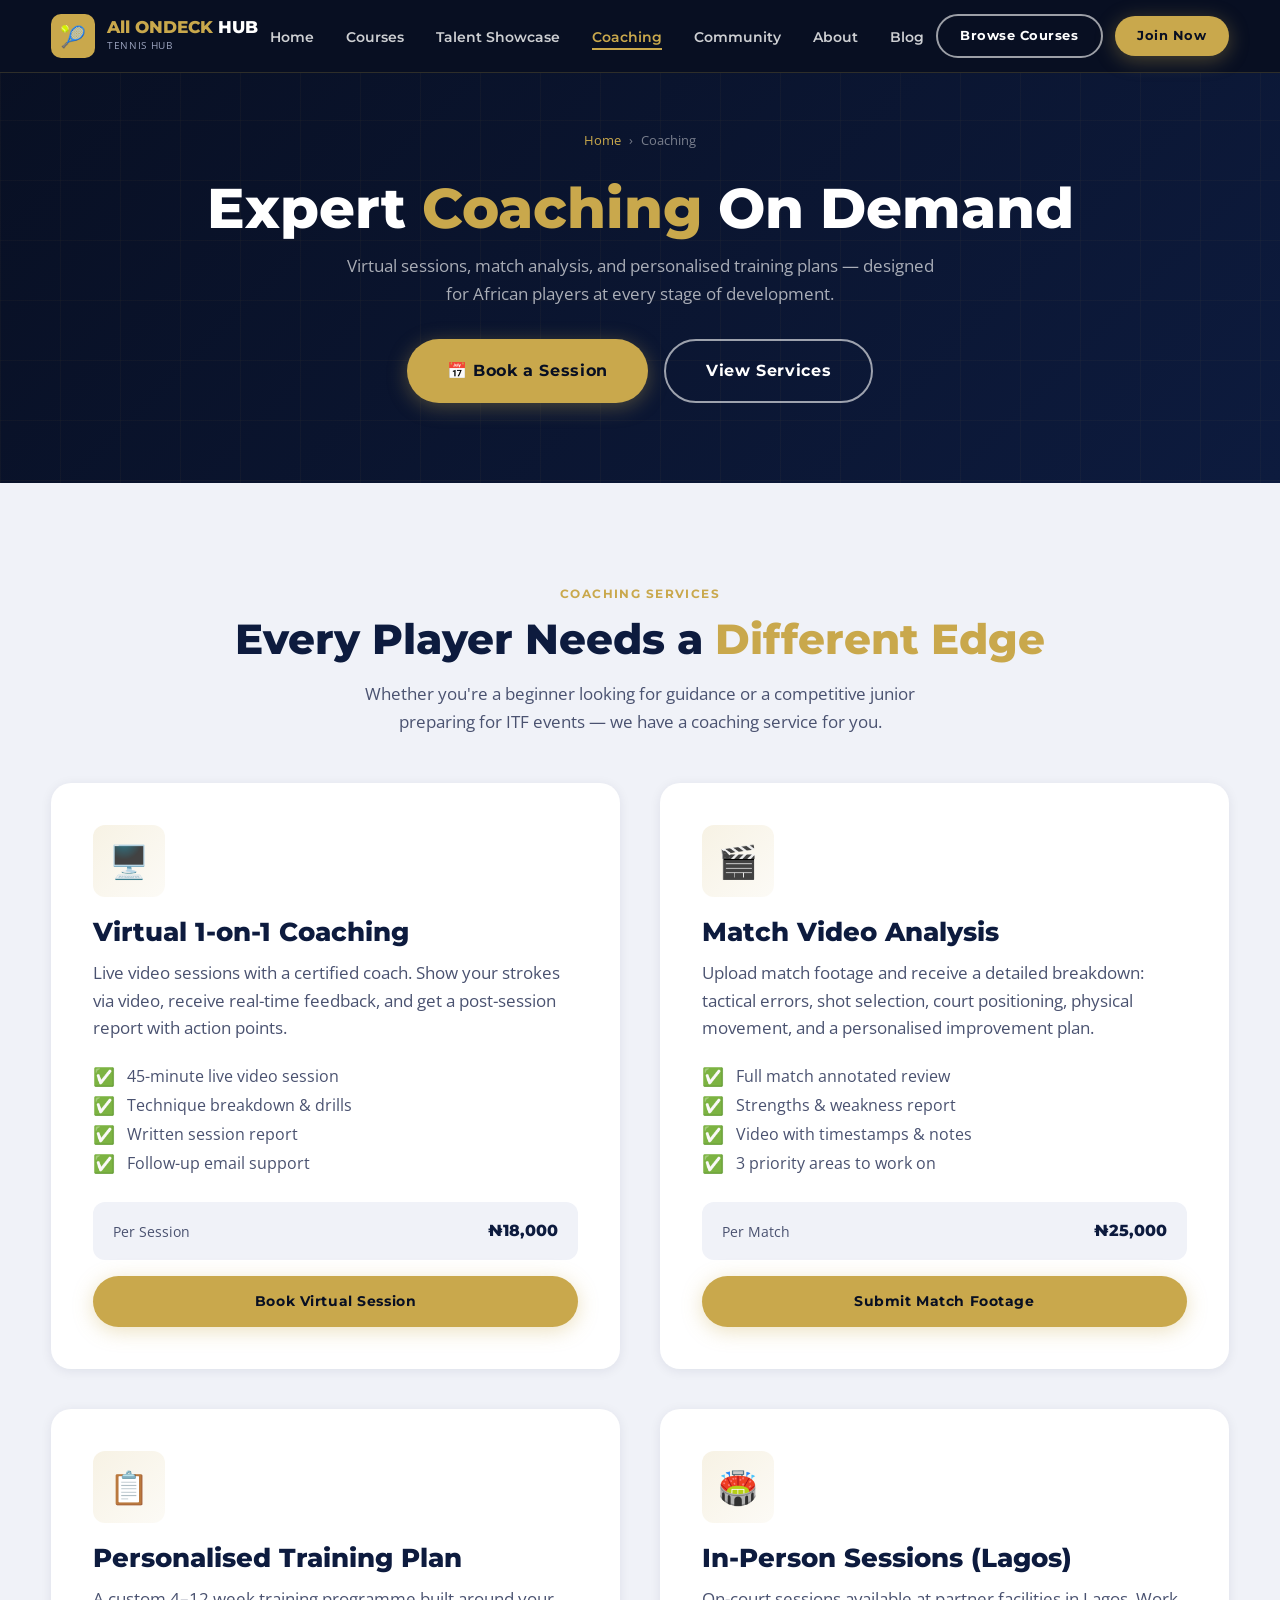
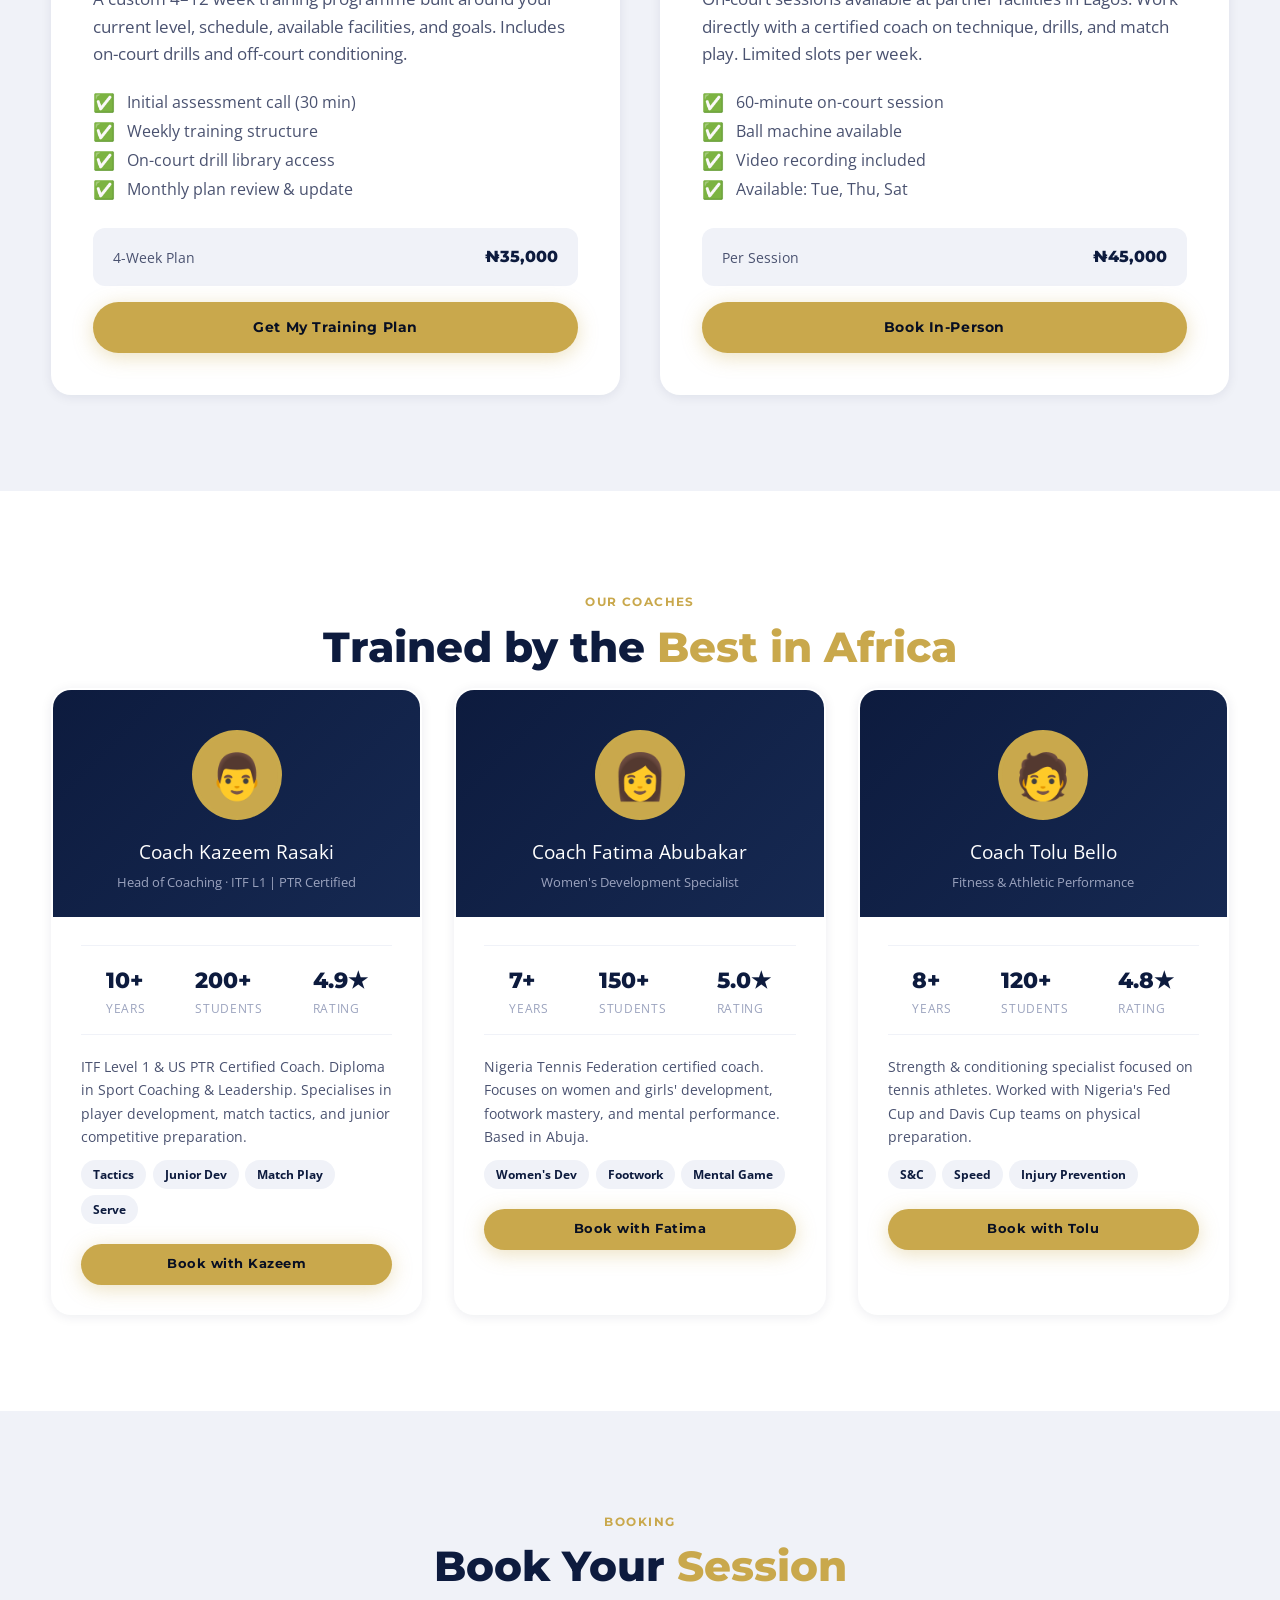
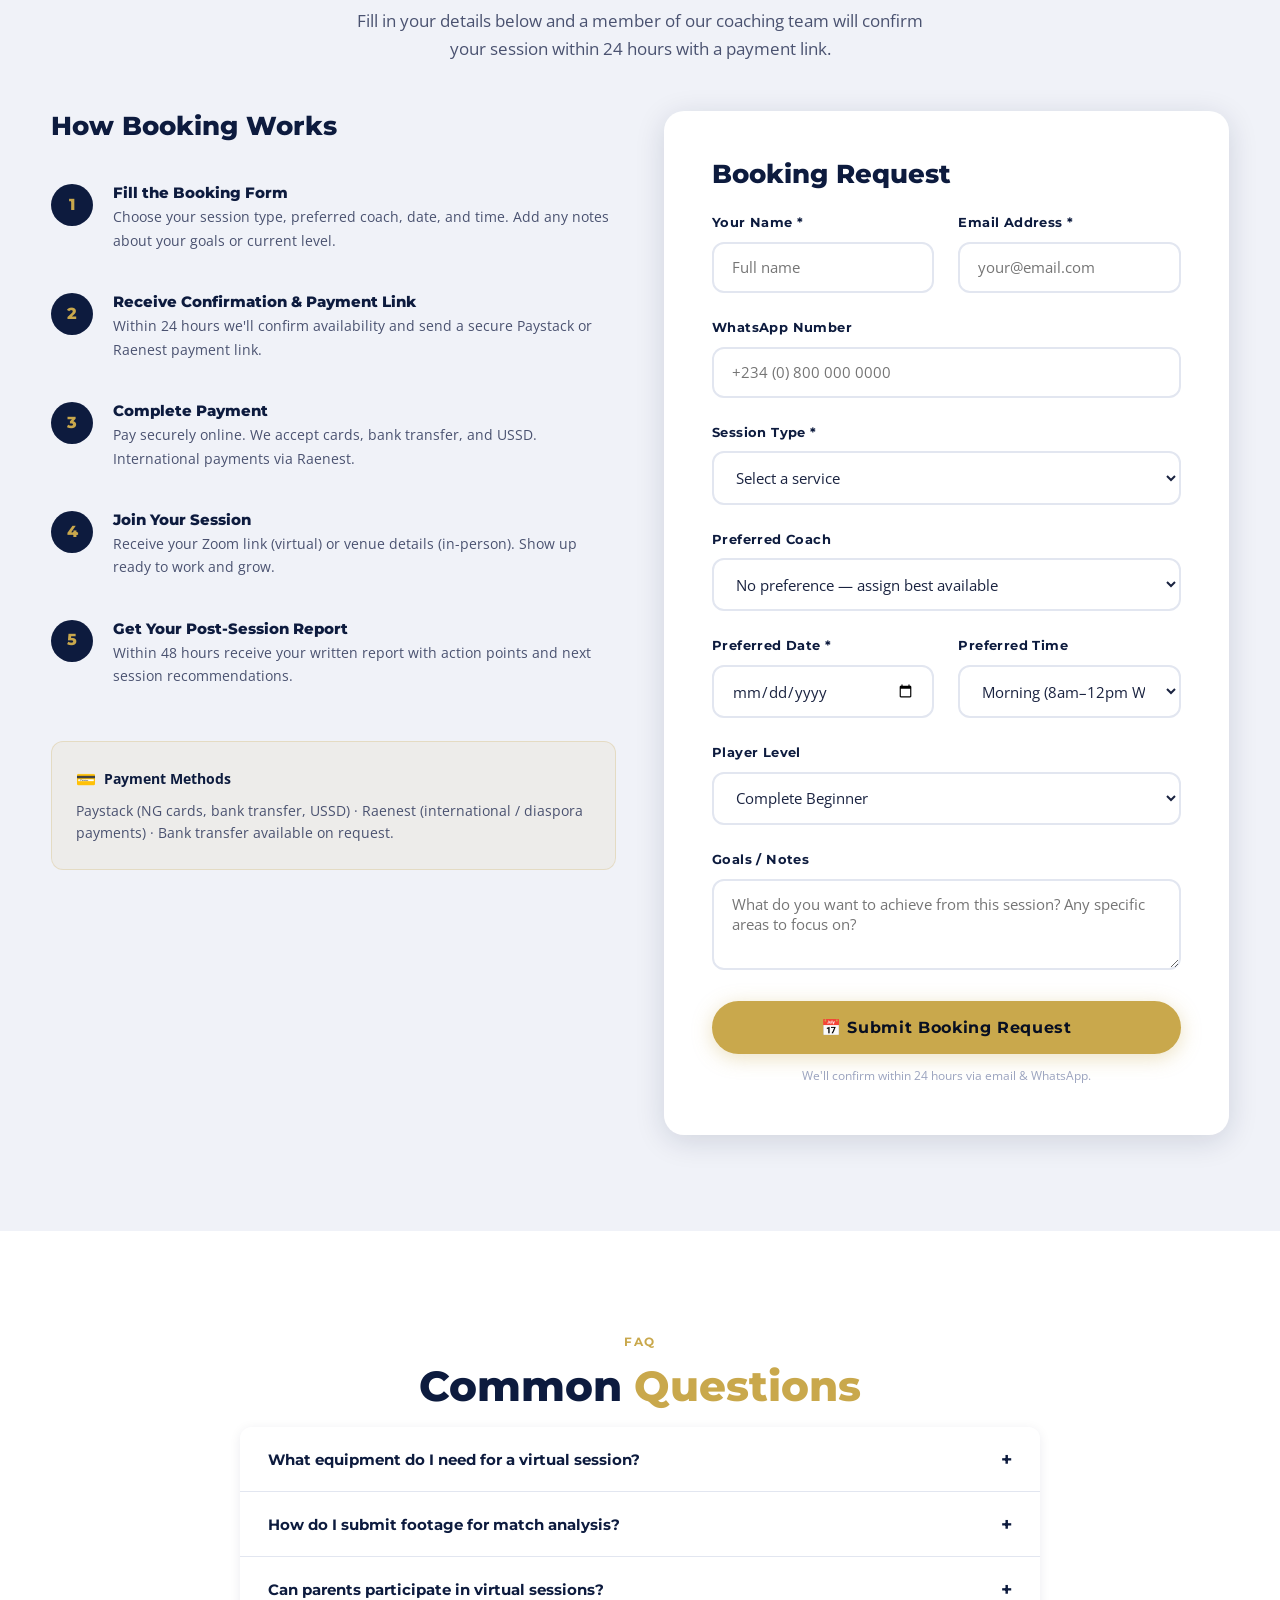
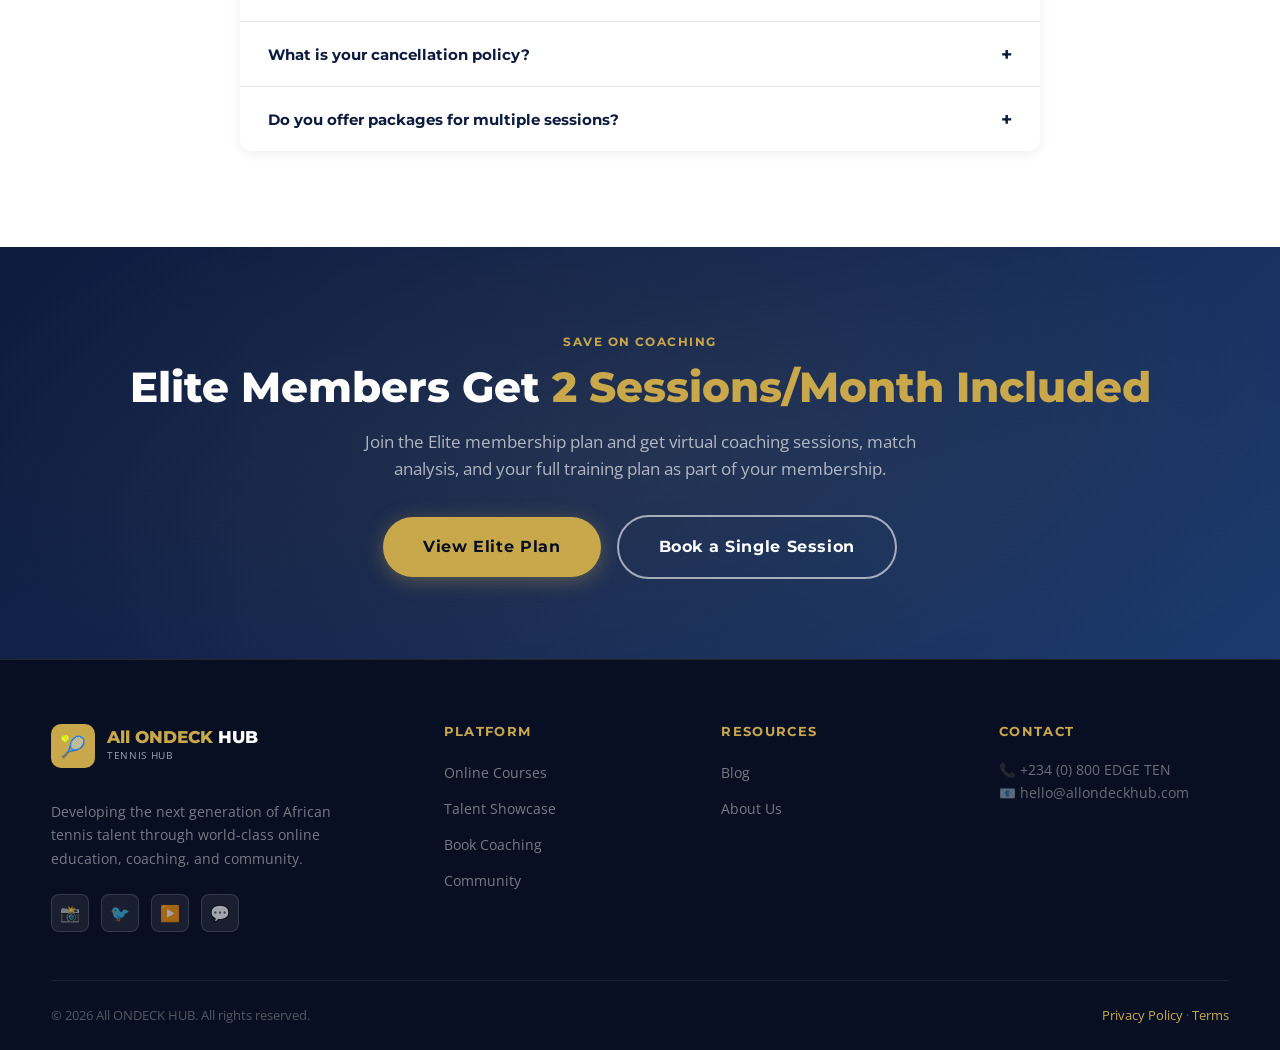
<file: coaching.html>
<!DOCTYPE html>
<html lang="en">
<head>
  <meta charset="UTF-8" />
  <meta name="viewport" content="width=device-width, initial-scale=1.0" />
  <title>Coaching | All ONDECK HUB</title>
  <meta name="description" content="Book virtual coaching sessions, match analysis, and personalised training plans with expert African tennis coaches." />
  <link rel="preconnect" href="https://fonts.googleapis.com" />
  <link href="https://fonts.googleapis.com/css2?family=Montserrat:wght@400;600;700;800;900&family=Open+Sans:wght@400;500;600&display=swap" rel="stylesheet" />
  <link rel="stylesheet" href="css/styles.css" />
  <style>
    .coach-card {
      background: var(--white);
      border-radius: var(--radius-lg);
      overflow: hidden;
      box-shadow: var(--shadow-sm);
      transition: var(--transition);
      border: 2px solid transparent;
    }
    .coach-card:hover { transform: translateY(-6px); box-shadow: var(--shadow-lg); border-color: var(--gold); }
    .coach-header {
      background: linear-gradient(135deg, var(--navy), var(--navy-light));
      padding: 2.5rem 2rem 1.5rem;
      text-align: center;
    }
    .coach-avatar {
      width: 90px; height: 90px;
      border-radius: 50%;
      background: var(--gold);
      display: flex; align-items: center; justify-content: center;
      font-size: 2.8rem;
      margin: 0 auto 1rem;
      border: 4px solid rgba(201,168,76,.35);
    }
    .coach-name  { color: var(--white); font-size: 1.2rem; margin-bottom: .25rem; }
    .coach-title { color: var(--gray-400); font-size: .82rem; }
    .coach-body  { padding: 1.75rem; }
    .coach-tags  { display: flex; flex-wrap: wrap; gap: .4rem; margin: .75rem 0 1.25rem; }
    .coach-tag   {
      padding: .3rem .75rem;
      background: var(--gray-100);
      border-radius: 50px;
      font-size: .72rem;
      font-weight: 700;
      color: var(--navy);
    }
    .coach-stat-row { display: flex; justify-content: space-around; padding: 1rem 0; border-top: 1px solid var(--gray-100); border-bottom: 1px solid var(--gray-100); margin-bottom: 1.25rem; }
    .coach-stat-val { font-family: var(--font-head); font-size: 1.4rem; font-weight: 800; color: var(--navy); }
    .coach-stat-key { font-size: .72rem; color: var(--gray-400); text-transform: uppercase; letter-spacing: .06em; }

    .pricing-strip {
      display: flex; align-items: center; justify-content: space-between;
      background: var(--gray-100); border-radius: var(--radius); padding: 1rem 1.25rem;
      margin-bottom: 1rem;
    }
    .pricing-strip-label { font-size: .88rem; color: var(--gray-600); }
    .pricing-strip-price { font-family: var(--font-head); font-weight: 800; color: var(--navy); }

    .booking-step {
      display: flex; align-items: flex-start; gap: 1.25rem;
      padding: 1.25rem 0; border-bottom: 1px solid var(--gray-100);
    }
    .booking-step:last-child { border-bottom: none; }
    .booking-step-num {
      width: 42px; height: 42px; flex-shrink: 0;
      border-radius: 50%; background: var(--navy);
      color: var(--gold); font-family: var(--font-head);
      font-weight: 800; font-size: 1rem;
      display: flex; align-items: center; justify-content: center;
    }
    .booking-step h4 { margin-bottom: .25rem; font-size: .95rem; }
    .booking-step p { font-size: .88rem; }

    .calendar-placeholder {
      background: var(--gray-100);
      border-radius: var(--radius-lg);
      padding: 3rem;
      text-align: center;
      border: 2px dashed var(--gray-200);
    }
    .calendar-placeholder .icon { font-size: 4rem; margin-bottom: 1rem; }
    .calendar-placeholder p { max-width: 400px; margin: 0 auto 1.5rem; }
  </style>
</head>
<body>

<!-- NAVBAR -->
<nav class="navbar" id="navbar">
  <div class="container">
    <div class="nav-inner">
      <a href="index.html" class="nav-logo">
        <div class="nav-logo-icon">🎾</div>
        <div><div class="nav-logo-text"><span>All ONDECK</span> HUB</div><div class="nav-logo-sub">Tennis Hub</div></div>
      </a>
      <ul class="nav-links">
        <li><a href="index.html">Home</a></li><li><a href="courses.html">Courses</a></li>
        <li><a href="talent.html">Talent Showcase</a></li><li><a href="coaching.html">Coaching</a></li>
        <li><a href="community.html">Community</a></li><li><a href="about.html">About</a></li>
        <li><a href="blog.html">Blog</a></li>
      </ul>
      <div class="nav-cta">
        <a href="courses.html" class="btn btn-outline-white btn-sm">Browse Courses</a>
        <a href="community.html" class="btn btn-gold btn-sm">Join Now</a>
      </div>
      <button class="hamburger" aria-label="Menu"><span></span><span></span><span></span></button>
    </div>
  </div>
  <div class="mobile-nav container">
    <a href="index.html">Home</a><a href="courses.html">Courses</a>
    <a href="talent.html">Talent Showcase</a><a href="coaching.html">Coaching</a>
    <a href="community.html">Community</a><a href="about.html">About</a><a href="blog.html">Blog</a>
    <a href="#book" class="btn btn-gold">Book Now →</a>
  </div>
</nav>

<!-- PAGE HERO -->
<section class="page-hero">
  <div class="container" style="position:relative;z-index:1">
    <div class="breadcrumb"><a href="index.html">Home</a> <span>›</span> <span>Coaching</span></div>
    <h1>Expert <span style="color:var(--gold)">Coaching</span> On Demand</h1>
    <p>Virtual sessions, match analysis, and personalised training plans — designed for African players at every stage of development.</p>
    <div style="margin-top:2rem;display:flex;gap:1rem;justify-content:center;flex-wrap:wrap">
      <a href="#book" class="btn btn-gold btn-lg">📅 Book a Session</a>
      <a href="#services" class="btn btn-outline-white btn-lg">View Services</a>
    </div>
  </div>
</section>

<!-- SERVICES -->
<section class="section" id="services" style="background:var(--gray-100)">
  <div class="container">
    <div class="section-header text-center">
      <div class="section-label">Coaching Services</div>
      <h2 class="section-title reveal">Every Player Needs a <span>Different Edge</span></h2>
      <p class="section-sub reveal">Whether you're a beginner looking for guidance or a competitive junior preparing for ITF events — we have a coaching service for you.</p>
    </div>
    <div class="grid-2" style="gap:2.5rem">

      <div class="service-card reveal" style="text-align:left;padding:2.5rem">
        <div class="service-icon" style="margin:0 0 1.25rem">🖥️</div>
        <h3>Virtual 1-on-1 Coaching</h3>
        <p style="margin:.75rem 0 1.25rem">Live video sessions with a certified coach. Show your strokes via video, receive real-time feedback, and get a post-session report with action points.</p>
        <ul style="margin-bottom:1.5rem">
          <li class="about-feature"><span class="about-feature-icon">✅</span> 45-minute live video session</li>
          <li class="about-feature"><span class="about-feature-icon">✅</span> Technique breakdown &amp; drills</li>
          <li class="about-feature"><span class="about-feature-icon">✅</span> Written session report</li>
          <li class="about-feature"><span class="about-feature-icon">✅</span> Follow-up email support</li>
        </ul>
        <div class="pricing-strip">
          <span class="pricing-strip-label">Per Session</span>
          <span class="pricing-strip-price">₦18,000</span>
        </div>
        <a href="#book" class="btn btn-gold" style="width:100%;justify-content:center">Book Virtual Session</a>
      </div>

      <div class="service-card reveal reveal-delay-1" style="text-align:left;padding:2.5rem">
        <div class="service-icon" style="margin:0 0 1.25rem">🎬</div>
        <h3>Match Video Analysis</h3>
        <p style="margin:.75rem 0 1.25rem">Upload match footage and receive a detailed breakdown: tactical errors, shot selection, court positioning, physical movement, and a personalised improvement plan.</p>
        <ul style="margin-bottom:1.5rem">
          <li class="about-feature"><span class="about-feature-icon">✅</span> Full match annotated review</li>
          <li class="about-feature"><span class="about-feature-icon">✅</span> Strengths &amp; weakness report</li>
          <li class="about-feature"><span class="about-feature-icon">✅</span> Video with timestamps &amp; notes</li>
          <li class="about-feature"><span class="about-feature-icon">✅</span> 3 priority areas to work on</li>
        </ul>
        <div class="pricing-strip">
          <span class="pricing-strip-label">Per Match</span>
          <span class="pricing-strip-price">₦25,000</span>
        </div>
        <a href="#book" class="btn btn-gold" style="width:100%;justify-content:center">Submit Match Footage</a>
      </div>

      <div class="service-card reveal" style="text-align:left;padding:2.5rem">
        <div class="service-icon" style="margin:0 0 1.25rem">📋</div>
        <h3>Personalised Training Plan</h3>
        <p style="margin:.75rem 0 1.25rem">A custom 4–12 week training programme built around your current level, schedule, available facilities, and goals. Includes on-court drills and off-court conditioning.</p>
        <ul style="margin-bottom:1.5rem">
          <li class="about-feature"><span class="about-feature-icon">✅</span> Initial assessment call (30 min)</li>
          <li class="about-feature"><span class="about-feature-icon">✅</span> Weekly training structure</li>
          <li class="about-feature"><span class="about-feature-icon">✅</span> On-court drill library access</li>
          <li class="about-feature"><span class="about-feature-icon">✅</span> Monthly plan review &amp; update</li>
        </ul>
        <div class="pricing-strip">
          <span class="pricing-strip-label">4-Week Plan</span>
          <span class="pricing-strip-price">₦35,000</span>
        </div>
        <a href="#book" class="btn btn-gold" style="width:100%;justify-content:center">Get My Training Plan</a>
      </div>

      <div class="service-card reveal reveal-delay-1" style="text-align:left;padding:2.5rem">
        <div class="service-icon" style="margin:0 0 1.25rem">🏟️</div>
        <h3>In-Person Sessions (Lagos)</h3>
        <p style="margin:.75rem 0 1.25rem">On-court sessions available at partner facilities in Lagos. Work directly with a certified coach on technique, drills, and match play. Limited slots per week.</p>
        <ul style="margin-bottom:1.5rem">
          <li class="about-feature"><span class="about-feature-icon">✅</span> 60-minute on-court session</li>
          <li class="about-feature"><span class="about-feature-icon">✅</span> Ball machine available</li>
          <li class="about-feature"><span class="about-feature-icon">✅</span> Video recording included</li>
          <li class="about-feature"><span class="about-feature-icon">✅</span> Available: Tue, Thu, Sat</li>
        </ul>
        <div class="pricing-strip">
          <span class="pricing-strip-label">Per Session</span>
          <span class="pricing-strip-price">₦45,000</span>
        </div>
        <a href="#book" class="btn btn-gold" style="width:100%;justify-content:center">Book In-Person</a>
      </div>

    </div>
  </div>
</section>

<!-- COACHES -->
<section class="section">
  <div class="container">
    <div class="section-header text-center">
      <div class="section-label">Our Coaches</div>
      <h2 class="section-title reveal">Trained by the <span>Best in Africa</span></h2>
    </div>
    <div class="grid-3">

      <div class="coach-card reveal">
        <div class="coach-header">
          <div class="coach-avatar">👨</div>
          <div class="coach-name">Coach Kazeem Rasaki</div>
          <div class="coach-title">Head of Coaching · ITF L1 | PTR Certified</div>
        </div>
        <div class="coach-body">
          <div class="coach-stat-row">
            <div class="coach-stat"><div class="coach-stat-val">10+</div><div class="coach-stat-key">Years</div></div>
            <div class="coach-stat"><div class="coach-stat-val">200+</div><div class="coach-stat-key">Students</div></div>
            <div class="coach-stat"><div class="coach-stat-val">4.9★</div><div class="coach-stat-key">Rating</div></div>
          </div>
          <p style="font-size:.88rem;margin-bottom:.75rem">ITF Level 1 &amp; US PTR Certified Coach. Diploma in Sport Coaching &amp; Leadership. Specialises in player development, match tactics, and junior competitive preparation.</p>
          <div class="coach-tags">
            <span class="coach-tag">Tactics</span>
            <span class="coach-tag">Junior Dev</span>
            <span class="coach-tag">Match Play</span>
            <span class="coach-tag">Serve</span>
          </div>
          <a href="#book" class="btn btn-gold btn-sm" style="width:100%;justify-content:center">Book with Kazeem</a>
        </div>
      </div>

      <div class="coach-card reveal reveal-delay-1">
        <div class="coach-header">
          <div class="coach-avatar">👩</div>
          <div class="coach-name">Coach Fatima Abubakar</div>
          <div class="coach-title">Women's Development Specialist</div>
        </div>
        <div class="coach-body">
          <div class="coach-stat-row">
            <div class="coach-stat"><div class="coach-stat-val">7+</div><div class="coach-stat-key">Years</div></div>
            <div class="coach-stat"><div class="coach-stat-val">150+</div><div class="coach-stat-key">Students</div></div>
            <div class="coach-stat"><div class="coach-stat-val">5.0★</div><div class="coach-stat-key">Rating</div></div>
          </div>
          <p style="font-size:.88rem;margin-bottom:.75rem">Nigeria Tennis Federation certified coach. Focuses on women and girls' development, footwork mastery, and mental performance. Based in Abuja.</p>
          <div class="coach-tags">
            <span class="coach-tag">Women's Dev</span>
            <span class="coach-tag">Footwork</span>
            <span class="coach-tag">Mental Game</span>
          </div>
          <a href="#book" class="btn btn-gold btn-sm" style="width:100%;justify-content:center">Book with Fatima</a>
        </div>
      </div>

      <div class="coach-card reveal reveal-delay-2">
        <div class="coach-header">
          <div class="coach-avatar">🧑</div>
          <div class="coach-name">Coach Tolu Bello</div>
          <div class="coach-title">Fitness &amp; Athletic Performance</div>
        </div>
        <div class="coach-body">
          <div class="coach-stat-row">
            <div class="coach-stat"><div class="coach-stat-val">8+</div><div class="coach-stat-key">Years</div></div>
            <div class="coach-stat"><div class="coach-stat-val">120+</div><div class="coach-stat-key">Students</div></div>
            <div class="coach-stat"><div class="coach-stat-val">4.8★</div><div class="coach-stat-key">Rating</div></div>
          </div>
          <p style="font-size:.88rem;margin-bottom:.75rem">Strength &amp; conditioning specialist focused on tennis athletes. Worked with Nigeria's Fed Cup and Davis Cup teams on physical preparation.</p>
          <div class="coach-tags">
            <span class="coach-tag">S&amp;C</span>
            <span class="coach-tag">Speed</span>
            <span class="coach-tag">Injury Prevention</span>
          </div>
          <a href="#book" class="btn btn-gold btn-sm" style="width:100%;justify-content:center">Book with Tolu</a>
        </div>
      </div>

    </div>
  </div>
</section>

<!-- BOOKING SYSTEM -->
<section class="section booking-section" id="book">
  <div class="container">
    <div class="section-header text-center">
      <div class="section-label">Booking</div>
      <h2 class="section-title reveal">Book Your <span>Session</span></h2>
      <p class="section-sub reveal">Fill in your details below and a member of our coaching team will confirm your session within 24 hours with a payment link.</p>
    </div>

    <div class="grid-2" style="gap:3rem;align-items:start">

      <div class="reveal">
        <h3 style="margin-bottom:1.5rem">How Booking Works</h3>
        <div class="booking-step">
          <div class="booking-step-num">1</div>
          <div>
            <h4>Fill the Booking Form</h4>
            <p>Choose your session type, preferred coach, date, and time. Add any notes about your goals or current level.</p>
          </div>
        </div>
        <div class="booking-step">
          <div class="booking-step-num">2</div>
          <div>
            <h4>Receive Confirmation &amp; Payment Link</h4>
            <p>Within 24 hours we'll confirm availability and send a secure Paystack or Raenest payment link.</p>
          </div>
        </div>
        <div class="booking-step">
          <div class="booking-step-num">3</div>
          <div>
            <h4>Complete Payment</h4>
            <p>Pay securely online. We accept cards, bank transfer, and USSD. International payments via Raenest.</p>
          </div>
        </div>
        <div class="booking-step">
          <div class="booking-step-num">4</div>
          <div>
            <h4>Join Your Session</h4>
            <p>Receive your Zoom link (virtual) or venue details (in-person). Show up ready to work and grow.</p>
          </div>
        </div>
        <div class="booking-step">
          <div class="booking-step-num">5</div>
          <div>
            <h4>Get Your Post-Session Report</h4>
            <p>Within 48 hours receive your written report with action points and next session recommendations.</p>
          </div>
        </div>

        <div style="margin-top:2rem;padding:1.5rem;background:rgba(201,168,76,.08);border:1px solid rgba(201,168,76,.25);border-radius:var(--radius)">
          <div style="display:flex;align-items:center;gap:.5rem;margin-bottom:.5rem">
            <span>💳</span>
            <strong style="color:var(--navy);font-size:.9rem">Payment Methods</strong>
          </div>
          <p style="font-size:.85rem">Paystack (NG cards, bank transfer, USSD) · Raenest (international / diaspora payments) · Bank transfer available on request.</p>
        </div>
      </div>

      <form id="booking-form" data-type="booking" class="booking-form reveal reveal-delay-1">
        <h3 style="margin-bottom:1.5rem">Booking Request</h3>
        <div class="form-row">
          <div class="form-group">
            <label>Your Name *</label>
            <input type="text" placeholder="Full name" required />
          </div>
          <div class="form-group">
            <label>Email Address *</label>
            <input type="email" placeholder="your@email.com" required />
          </div>
        </div>
        <div class="form-group">
          <label>WhatsApp Number</label>
          <input type="tel" placeholder="+234 (0) 800 000 0000" />
        </div>
        <div class="form-group">
          <label>Session Type *</label>
          <select required>
            <option value="">Select a service</option>
            <option>Virtual 1-on-1 Coaching — ₦18,000</option>
            <option>Match Video Analysis — ₦25,000</option>
            <option>Personalised Training Plan (4-week) — ₦35,000</option>
            <option>In-Person Session (Lagos) — ₦45,000</option>
          </select>
        </div>
        <div class="form-group">
          <label>Preferred Coach</label>
          <select>
            <option>No preference — assign best available</option>
            <option>Coach Kazeem Rasaki</option>
            <option>Coach Fatima Abubakar</option>
            <option>Coach Tolu Bello</option>
          </select>
        </div>
        <div class="form-row">
          <div class="form-group">
            <label>Preferred Date *</label>
            <input type="date" required />
          </div>
          <div class="form-group">
            <label>Preferred Time</label>
            <select>
              <option>Morning (8am–12pm WAT)</option>
              <option>Afternoon (12pm–4pm WAT)</option>
              <option>Evening (4pm–8pm WAT)</option>
              <option>Flexible — any time</option>
            </select>
          </div>
        </div>
        <div class="form-group">
          <label>Player Level</label>
          <select>
            <option>Complete Beginner</option>
            <option>Beginner (some experience)</option>
            <option>Intermediate</option>
            <option>Advanced / Competitive Junior</option>
            <option>Adult Recreational</option>
          </select>
        </div>
        <div class="form-group">
          <label>Goals / Notes</label>
          <textarea rows="3" placeholder="What do you want to achieve from this session? Any specific areas to focus on?"></textarea>
        </div>
        <button type="submit" class="btn btn-gold btn-lg" style="width:100%;justify-content:center">📅 Submit Booking Request</button>
        <p style="font-size:.78rem;color:var(--gray-400);text-align:center;margin-top:.75rem">We'll confirm within 24 hours via email &amp; WhatsApp.</p>
      </form>

    </div>
  </div>
</section>

<!-- FAQ -->
<section class="section" style="background:var(--white)">
  <div class="container" style="max-width:800px">
    <div class="section-header text-center">
      <div class="section-label">FAQ</div>
      <h2 class="section-title reveal">Common <span>Questions</span></h2>
    </div>
    <div class="accordion reveal">
      <div class="accordion-item">
        <button class="accordion-btn">What equipment do I need for a virtual session? <span class="accordion-icon">+</span></button>
        <div class="accordion-body">You need a smartphone or laptop with a camera, stable internet connection, and access to a tennis court (or open space). You don't need specialist equipment — most players use a phone propped against a fence or fence post.</div>
      </div>
      <div class="accordion-item">
        <button class="accordion-btn">How do I submit footage for match analysis? <span class="accordion-icon">+</span></button>
        <div class="accordion-body">After booking, you'll receive an upload link via email. You can share footage via Google Drive, WhatsApp, or WeTransfer. Most players send 1–2 sets from a recent match. The more recent the better.</div>
      </div>
      <div class="accordion-item">
        <button class="accordion-btn">Can parents participate in virtual sessions? <span class="accordion-icon">+</span></button>
        <div class="accordion-body">Absolutely. We encourage parents to join the first session. Our coaches explain the development plan clearly so parents and players are aligned on goals and expectations.</div>
      </div>
      <div class="accordion-item">
        <button class="accordion-btn">What is your cancellation policy? <span class="accordion-icon">+</span></button>
        <div class="accordion-body">Cancellations made 24 hours before the session receive a full refund or reschedule. Cancellations within 24 hours are non-refundable but can be rescheduled once. No-shows forfeit the session.</div>
      </div>
      <div class="accordion-item">
        <button class="accordion-btn">Do you offer packages for multiple sessions? <span class="accordion-icon">+</span></button>
        <div class="accordion-body">Yes. Our Elite community membership includes 2 virtual coaching sessions per month. We also offer 5-session packs at a 15% discount — contact us directly or join the Elite plan for the best value.</div>
      </div>
    </div>
  </div>
</section>

<!-- CTA -->
<section class="cta-banner">
  <div class="container" style="position:relative;z-index:1">
    <div class="section-label">Save on Coaching</div>
    <h2>Elite Members Get <span style="color:var(--gold)">2 Sessions/Month Included</span></h2>
    <p>Join the Elite membership plan and get virtual coaching sessions, match analysis, and your full training plan as part of your membership.</p>
    <div class="cta-btns">
      <a href="community.html" class="btn btn-gold btn-lg">View Elite Plan</a>
      <a href="#book" class="btn btn-outline-white btn-lg">Book a Single Session</a>
    </div>
  </div>
</section>

<!-- FOOTER -->
<footer class="footer">
  <div class="container">
    <div class="footer-grid">
      <div class="footer-brand">
        <a href="index.html" class="nav-logo" style="margin-bottom:1rem;display:inline-flex">
          <div class="nav-logo-icon">🎾</div>
          <div><div class="nav-logo-text"><span>All ONDECK</span> HUB</div><div class="nav-logo-sub">Tennis Hub</div></div>
        </a>
        <p>Developing the next generation of African tennis talent through world-class online education, coaching, and community.</p>
        <div class="footer-social">
          <div class="social-btn">📸</div><div class="social-btn">🐦</div>
          <div class="social-btn">▶️</div><div class="social-btn">💬</div>
        </div>
      </div>
      <div class="footer-col"><h4>Platform</h4><ul>
        <li><a href="courses.html">Online Courses</a></li>
        <li><a href="talent.html">Talent Showcase</a></li>
        <li><a href="coaching.html">Book Coaching</a></li>
        <li><a href="community.html">Community</a></li>
      </ul></div>
      <div class="footer-col"><h4>Resources</h4><ul>
        <li><a href="blog.html">Blog</a></li>
        <li><a href="about.html">About Us</a></li>
      </ul></div>
      <div class="footer-col"><h4>Contact</h4>
        <p style="color:rgba(255,255,255,.4);font-size:.85rem">📞 +234 (0) 800 EDGE TEN<br>📧 hello@allondeckhub.com</p>
      </div>
    </div>
    <div class="footer-bottom">
      <p>© 2026 All ONDECK HUB. All rights reserved.</p>
      <p><a href="#">Privacy Policy</a> · <a href="#">Terms</a></p>
    </div>
  </div>
</footer>

<script src="js/main.js"></script>
</body>
</html>
</file>
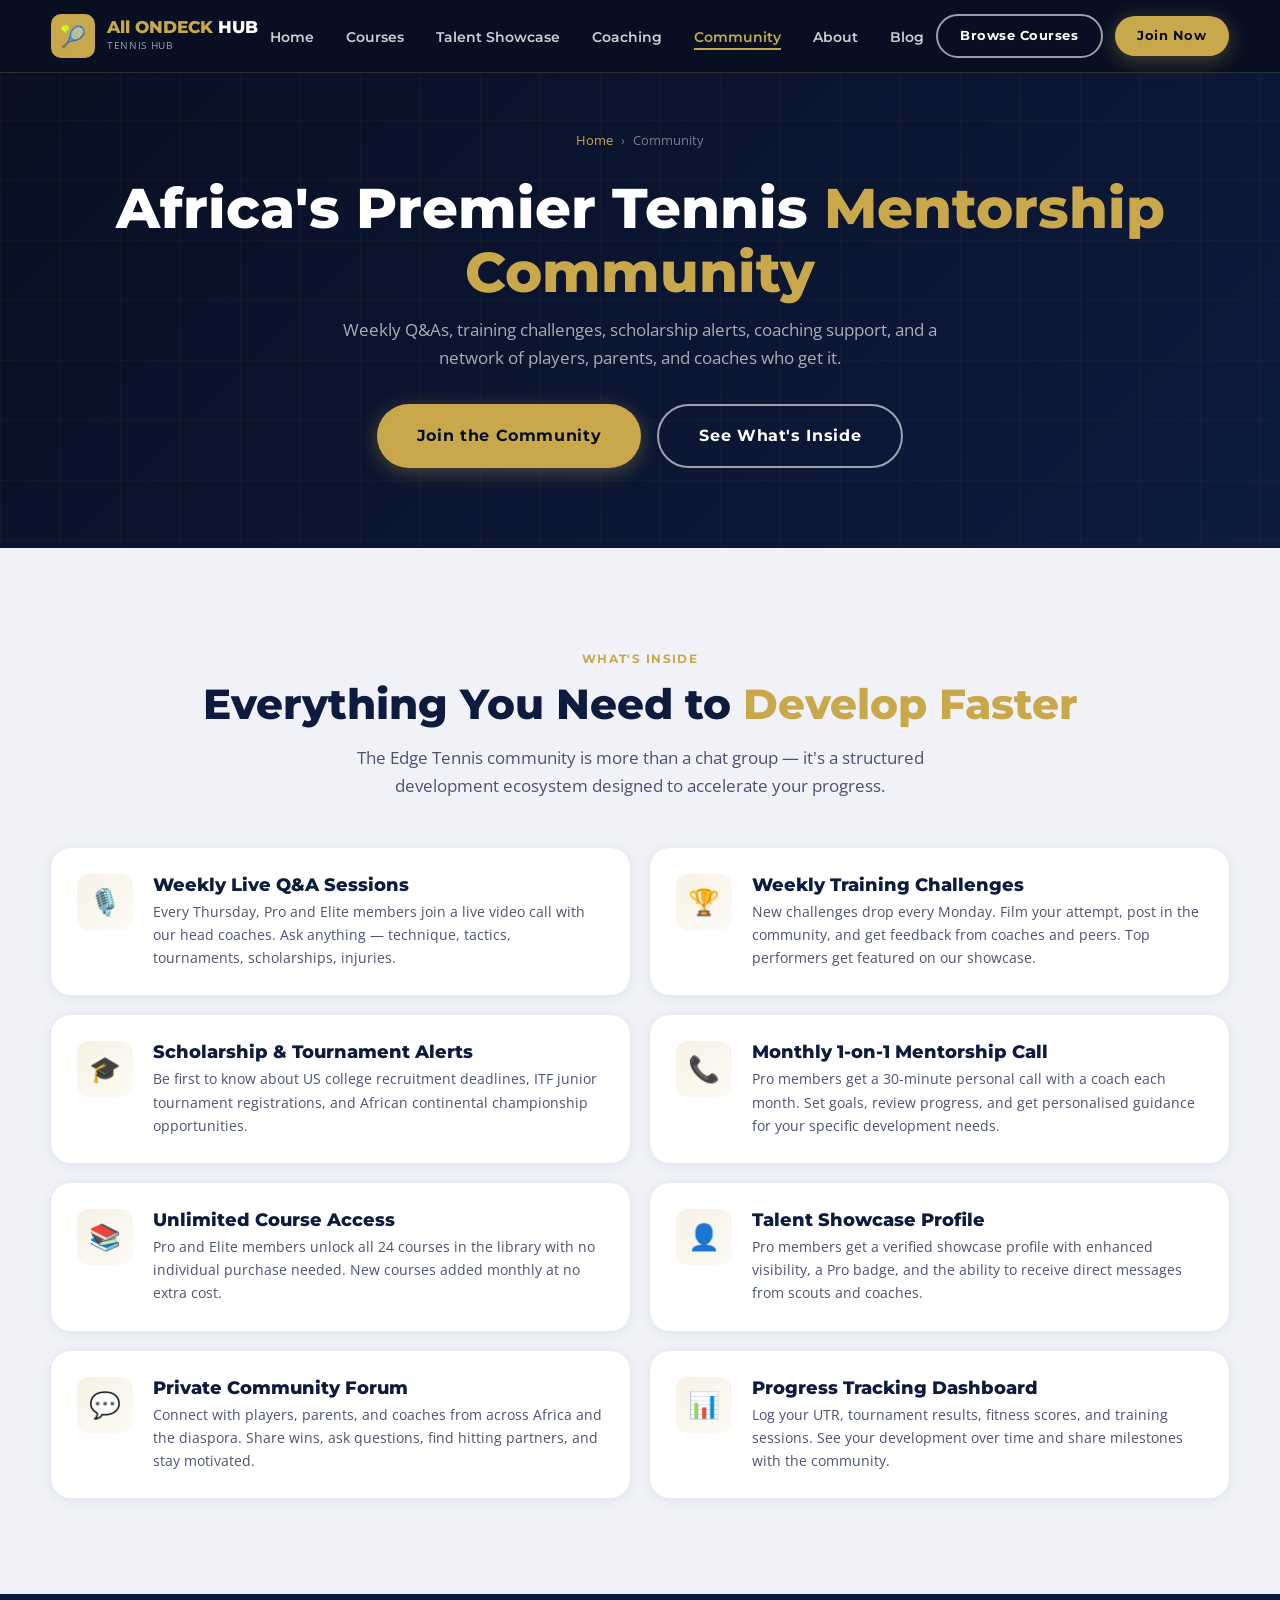
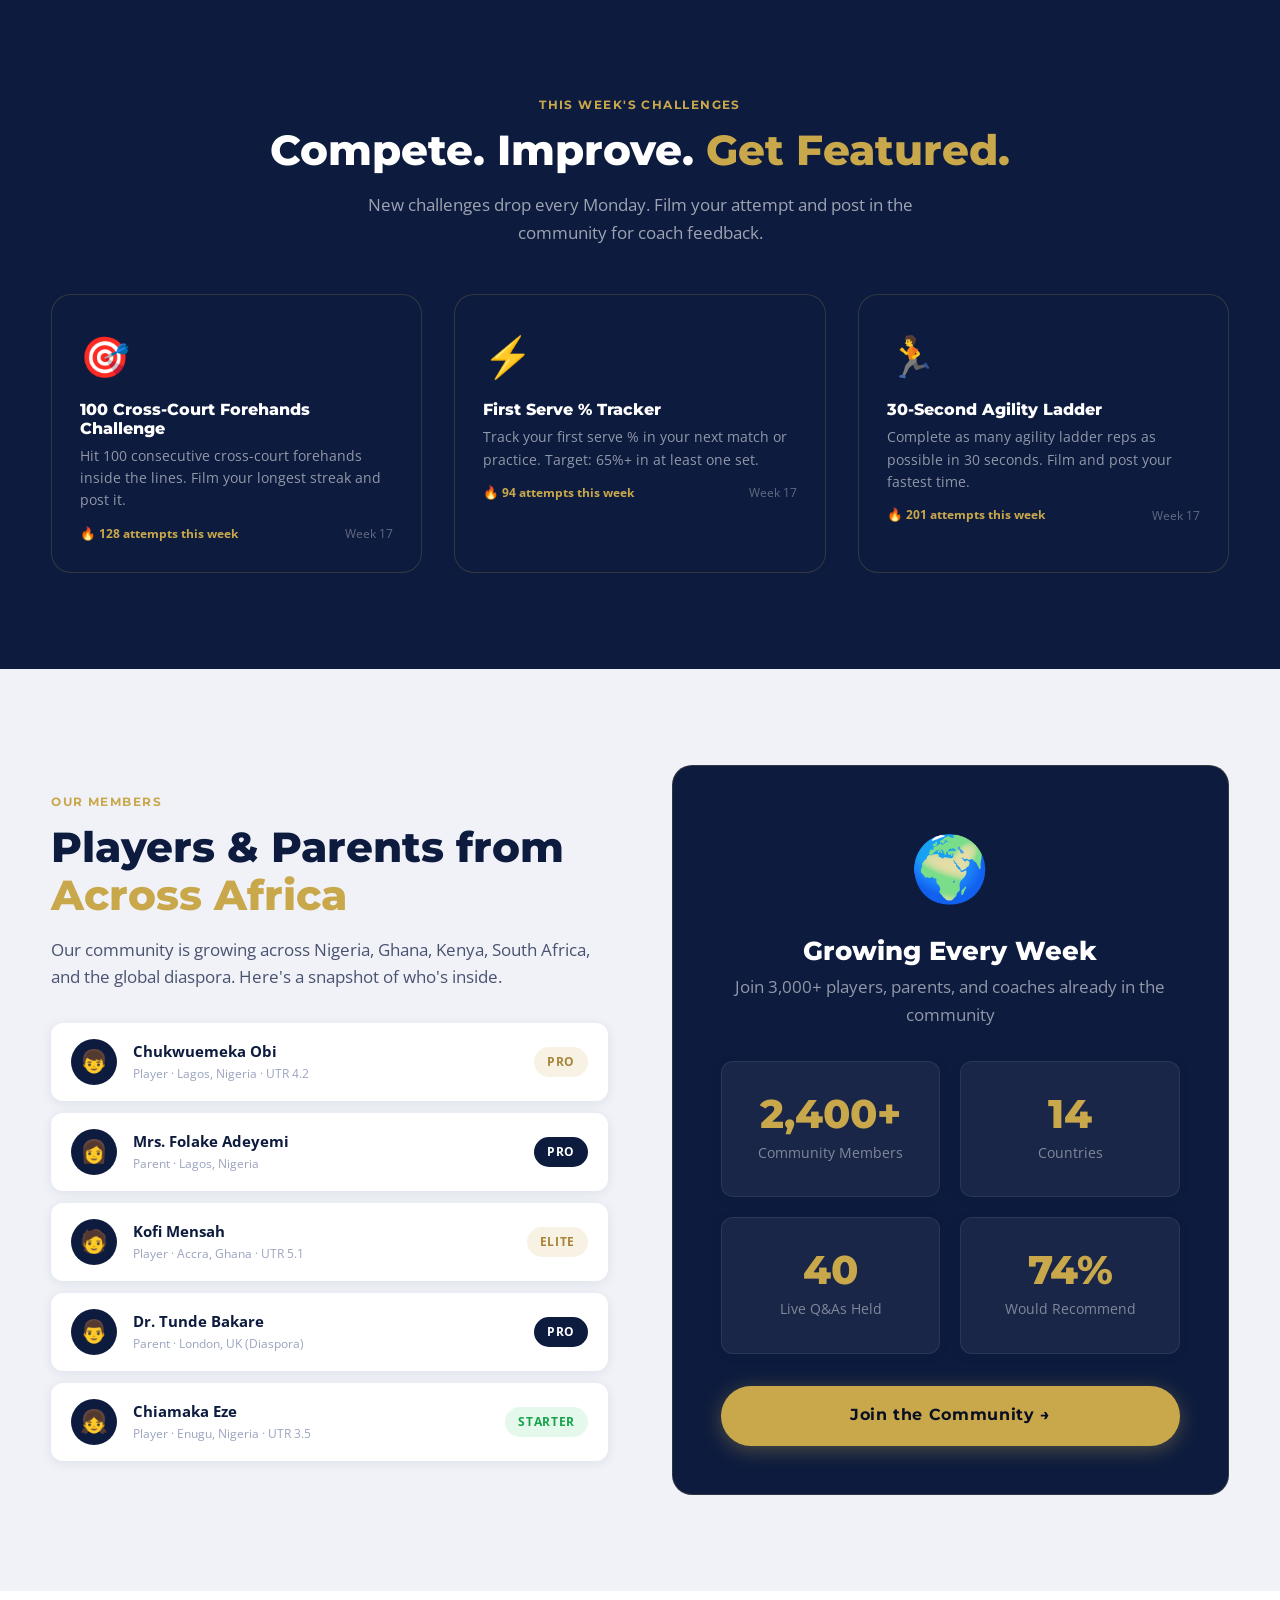
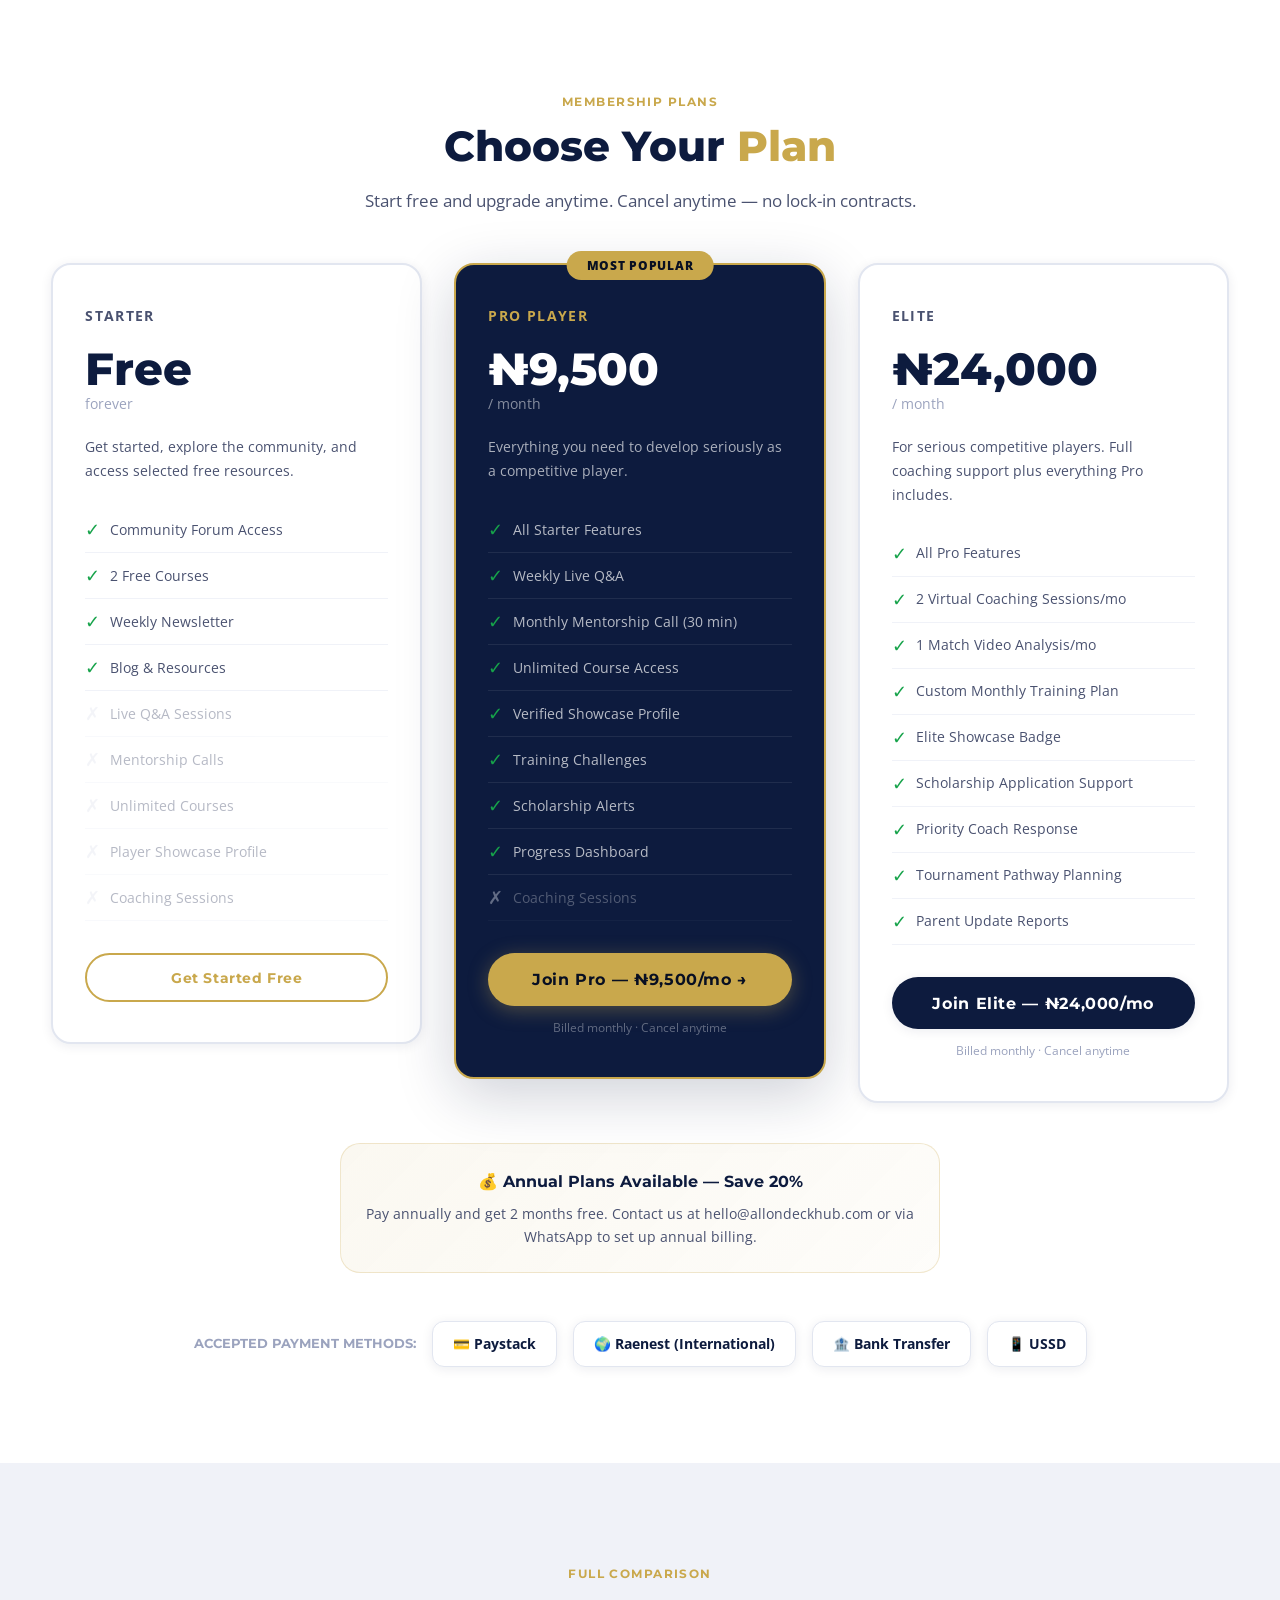
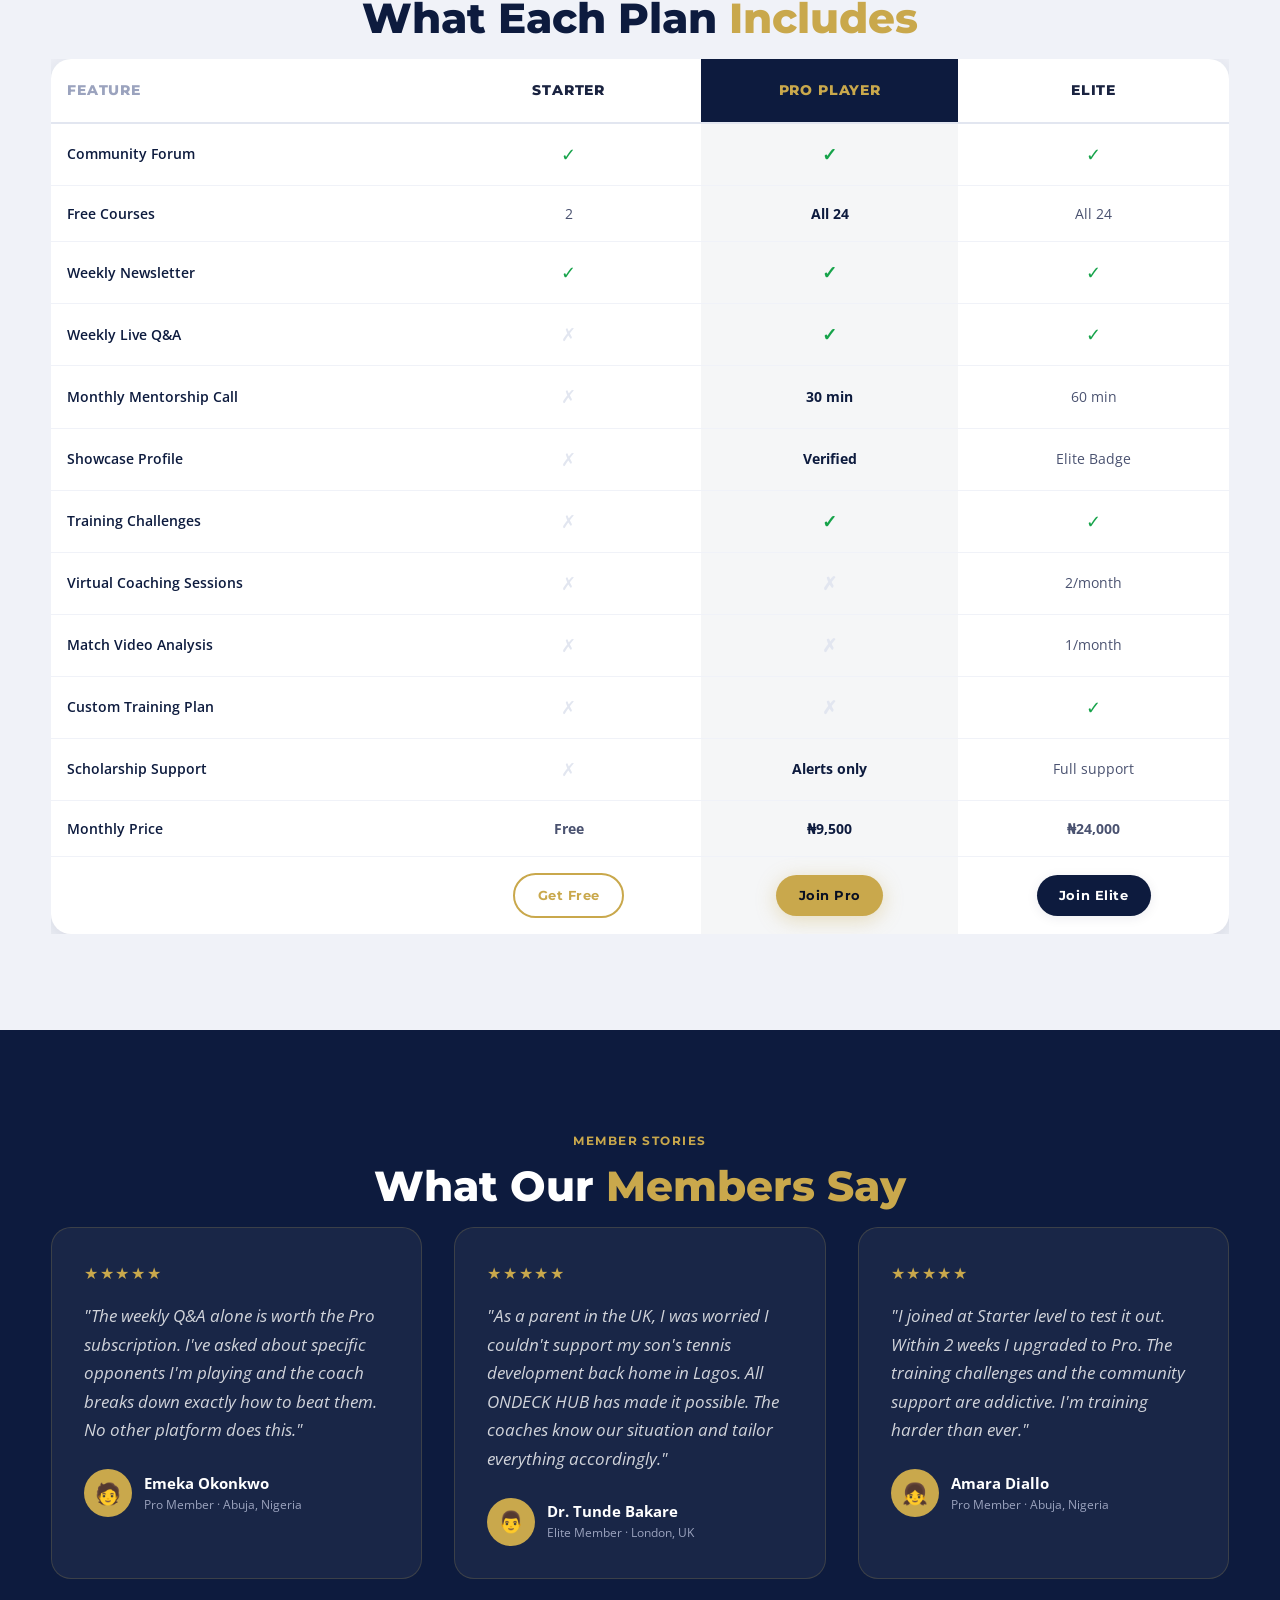
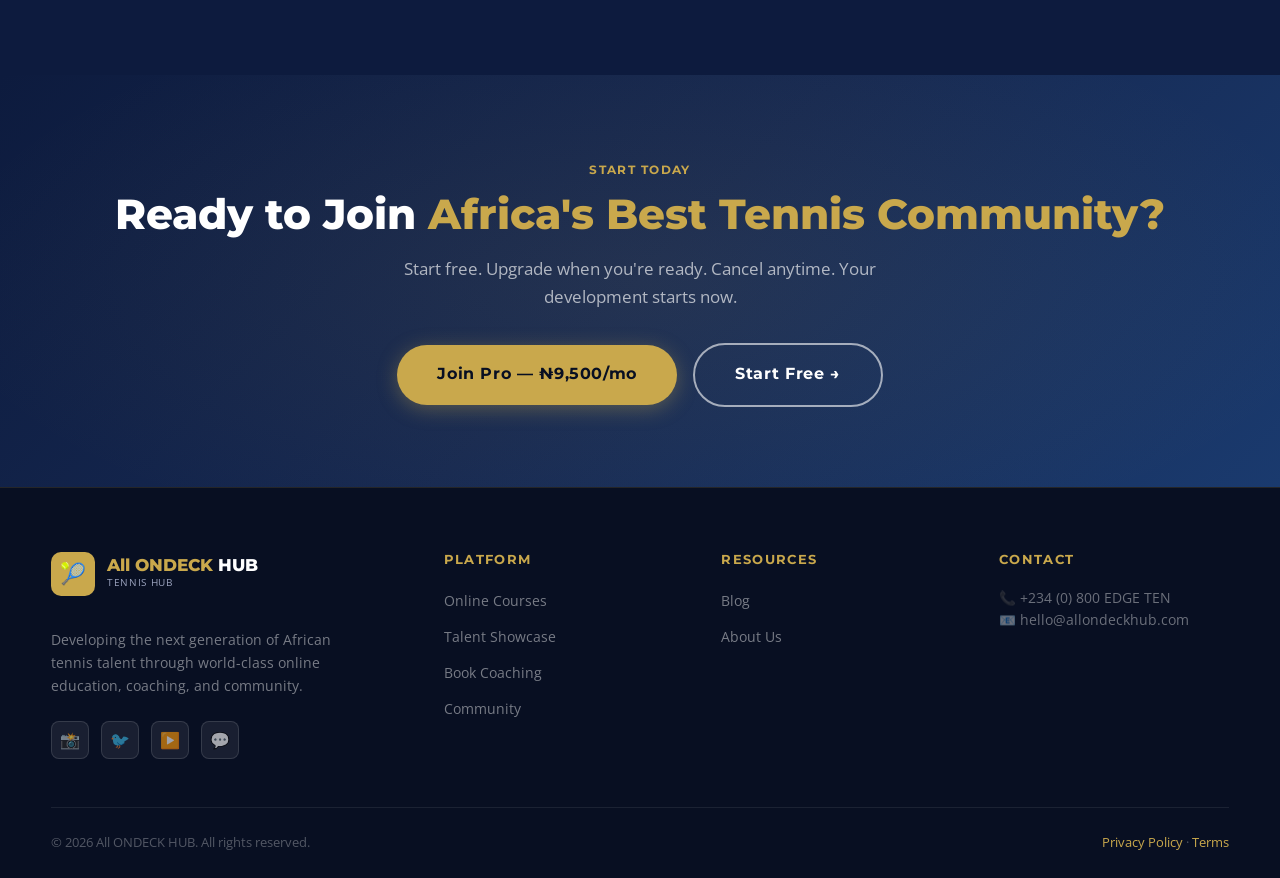
<file: community.html>
<!DOCTYPE html>
<html lang="en">
<head>
  <meta charset="UTF-8" />
  <meta name="viewport" content="width=device-width, initial-scale=1.0" />
  <title>Community & Membership | All ONDECK HUB</title>
  <meta name="description" content="Join Africa's premier tennis mentorship community. Weekly Q&As, training challenges, coaching support, and a network of players and parents." />
  <link rel="preconnect" href="https://fonts.googleapis.com" />
  <link href="https://fonts.googleapis.com/css2?family=Montserrat:wght@400;600;700;800;900&family=Open+Sans:wght@400;500;600&display=swap" rel="stylesheet" />
  <link rel="stylesheet" href="css/styles.css" />
  <style>
    .community-feature {
      display: flex; align-items: flex-start; gap: 1.25rem;
      padding: 1.5rem; background: var(--white);
      border-radius: var(--radius-lg); box-shadow: var(--shadow-sm);
      transition: var(--transition); border: 2px solid transparent;
    }
    .community-feature:hover { border-color: var(--gold); transform: translateY(-3px); box-shadow: var(--shadow-md); }
    .community-feature-icon {
      width: 56px; height: 56px; flex-shrink: 0;
      background: linear-gradient(135deg, rgba(201,168,76,.15), rgba(201,168,76,.05));
      border-radius: var(--radius); display: flex; align-items: center;
      justify-content: center; font-size: 1.6rem;
    }
    .community-feature h4 { margin-bottom: .3rem; }
    .community-feature p  { font-size: .88rem; }

    .challenge-card {
      background: var(--navy);
      border-radius: var(--radius-lg);
      padding: 1.75rem;
      border: 1px solid rgba(201,168,76,.2);
      transition: var(--transition);
    }
    .challenge-card:hover { border-color: var(--gold); transform: translateY(-4px); }
    .challenge-emoji { font-size: 2.5rem; margin-bottom: .75rem; }
    .challenge-title { color: var(--white); font-size: 1rem; margin-bottom: .4rem; }
    .challenge-desc  { color: rgba(255,255,255,.55); font-size: .85rem; margin-bottom: .75rem; }
    .challenge-meta  { display: flex; align-items: center; justify-content: space-between; }
    .challenge-participants { font-size: .78rem; color: var(--gold); font-weight: 700; }
    .challenge-week { font-size: .75rem; color: rgba(255,255,255,.35); }

    .member-row {
      display: flex; align-items: center; gap: 1rem;
      padding: 1rem 1.25rem; background: var(--white);
      border-radius: var(--radius); margin-bottom: .75rem;
      box-shadow: var(--shadow-sm);
    }
    .member-avatar {
      width: 46px; height: 46px; border-radius: 50%;
      background: var(--navy); display: flex; align-items: center;
      justify-content: center; font-size: 1.4rem; flex-shrink: 0;
    }
    .member-name  { font-weight: 700; font-size: .92rem; color: var(--navy); }
    .member-title { font-size: .78rem; color: var(--gray-400); }
    .member-badge { margin-left: auto; }

    .compare-table {
      width: 100%; border-collapse: collapse;
      background: var(--white); border-radius: var(--radius-lg);
      overflow: hidden; box-shadow: var(--shadow-md);
    }
    .compare-table th {
      padding: 1.25rem 1rem; text-align: center;
      font-family: var(--font-head); font-size: .85rem; font-weight: 800;
      text-transform: uppercase; letter-spacing: .06em;
      border-bottom: 2px solid var(--gray-200);
    }
    .compare-table th:first-child { text-align: left; color: var(--gray-400); }
    .compare-table th.featured-col { background: var(--navy); color: var(--gold); }
    .compare-table td {
      padding: 1rem; text-align: center;
      border-bottom: 1px solid var(--gray-100);
      font-size: .9rem; color: var(--gray-600);
    }
    .compare-table td:first-child { text-align: left; font-weight: 600; color: var(--navy); }
    .compare-table td.featured-col { background: rgba(13,27,62,.04); font-weight: 700; color: var(--navy); }
    .compare-table tr:last-child td { border-bottom: none; }
    .check-yes { color: #16a34a; font-size: 1.1rem; }
    .check-no  { color: var(--gray-200); font-size: 1.1rem; }

    .payment-badges {
      display: flex; flex-wrap: wrap; gap: 1rem;
      align-items: center; justify-content: center;
      margin-top: 2rem;
    }
    .payment-badge {
      display: flex; align-items: center; gap: .5rem;
      padding: .65rem 1.25rem;
      background: var(--white); border: 1px solid var(--gray-200);
      border-radius: var(--radius); box-shadow: var(--shadow-sm);
      font-size: .85rem; font-weight: 700; color: var(--navy);
    }
  </style>
</head>
<body>

<!-- NAVBAR -->
<nav class="navbar" id="navbar">
  <div class="container">
    <div class="nav-inner">
      <a href="index.html" class="nav-logo">
        <div class="nav-logo-icon">🎾</div>
        <div><div class="nav-logo-text"><span>All ONDECK</span> HUB</div><div class="nav-logo-sub">Tennis Hub</div></div>
      </a>
      <ul class="nav-links">
        <li><a href="index.html">Home</a></li><li><a href="courses.html">Courses</a></li>
        <li><a href="talent.html">Talent Showcase</a></li><li><a href="coaching.html">Coaching</a></li>
        <li><a href="community.html">Community</a></li><li><a href="about.html">About</a></li>
        <li><a href="blog.html">Blog</a></li>
      </ul>
      <div class="nav-cta">
        <a href="courses.html" class="btn btn-outline-white btn-sm">Browse Courses</a>
        <a href="#pricing" class="btn btn-gold btn-sm">Join Now</a>
      </div>
      <button class="hamburger" aria-label="Menu"><span></span><span></span><span></span></button>
    </div>
  </div>
  <div class="mobile-nav container">
    <a href="index.html">Home</a><a href="courses.html">Courses</a>
    <a href="talent.html">Talent Showcase</a><a href="coaching.html">Coaching</a>
    <a href="community.html">Community</a><a href="about.html">About</a><a href="blog.html">Blog</a>
    <a href="#pricing" class="btn btn-gold">Join Now →</a>
  </div>
</nav>

<!-- PAGE HERO -->
<section class="page-hero">
  <div class="container" style="position:relative;z-index:1">
    <div class="breadcrumb"><a href="index.html">Home</a> <span>›</span> <span>Community</span></div>
    <h1>Africa's Premier Tennis <span style="color:var(--gold)">Mentorship Community</span></h1>
    <p>Weekly Q&As, training challenges, scholarship alerts, coaching support, and a network of players, parents, and coaches who get it.</p>
    <div style="margin-top:2rem;display:flex;gap:1rem;justify-content:center;flex-wrap:wrap">
      <a href="#pricing" class="btn btn-gold btn-lg">Join the Community</a>
      <a href="#features" class="btn btn-outline-white btn-lg">See What's Inside</a>
    </div>
  </div>
</section>

<!-- COMMUNITY FEATURES -->
<section class="section" id="features" style="background:var(--gray-100)">
  <div class="container">
    <div class="section-header text-center">
      <div class="section-label">What's Inside</div>
      <h2 class="section-title reveal">Everything You Need to <span>Develop Faster</span></h2>
      <p class="section-sub reveal">The Edge Tennis community is more than a chat group — it's a structured development ecosystem designed to accelerate your progress.</p>
    </div>
    <div class="grid-2" style="gap:1.25rem">
      <div class="community-feature reveal">
        <div class="community-feature-icon">🎙️</div>
        <div>
          <h4>Weekly Live Q&amp;A Sessions</h4>
          <p>Every Thursday, Pro and Elite members join a live video call with our head coaches. Ask anything — technique, tactics, tournaments, scholarships, injuries.</p>
        </div>
      </div>
      <div class="community-feature reveal reveal-delay-1">
        <div class="community-feature-icon">🏆</div>
        <div>
          <h4>Weekly Training Challenges</h4>
          <p>New challenges drop every Monday. Film your attempt, post in the community, and get feedback from coaches and peers. Top performers get featured on our showcase.</p>
        </div>
      </div>
      <div class="community-feature reveal">
        <div class="community-feature-icon">🎓</div>
        <div>
          <h4>Scholarship &amp; Tournament Alerts</h4>
          <p>Be first to know about US college recruitment deadlines, ITF junior tournament registrations, and African continental championship opportunities.</p>
        </div>
      </div>
      <div class="community-feature reveal reveal-delay-1">
        <div class="community-feature-icon">📞</div>
        <div>
          <h4>Monthly 1-on-1 Mentorship Call</h4>
          <p>Pro members get a 30-minute personal call with a coach each month. Set goals, review progress, and get personalised guidance for your specific development needs.</p>
        </div>
      </div>
      <div class="community-feature reveal">
        <div class="community-feature-icon">📚</div>
        <div>
          <h4>Unlimited Course Access</h4>
          <p>Pro and Elite members unlock all 24 courses in the library with no individual purchase needed. New courses added monthly at no extra cost.</p>
        </div>
      </div>
      <div class="community-feature reveal reveal-delay-1">
        <div class="community-feature-icon">👤</div>
        <div>
          <h4>Talent Showcase Profile</h4>
          <p>Pro members get a verified showcase profile with enhanced visibility, a Pro badge, and the ability to receive direct messages from scouts and coaches.</p>
        </div>
      </div>
      <div class="community-feature reveal">
        <div class="community-feature-icon">💬</div>
        <div>
          <h4>Private Community Forum</h4>
          <p>Connect with players, parents, and coaches from across Africa and the diaspora. Share wins, ask questions, find hitting partners, and stay motivated.</p>
        </div>
      </div>
      <div class="community-feature reveal reveal-delay-1">
        <div class="community-feature-icon">📊</div>
        <div>
          <h4>Progress Tracking Dashboard</h4>
          <p>Log your UTR, tournament results, fitness scores, and training sessions. See your development over time and share milestones with the community.</p>
        </div>
      </div>
    </div>
  </div>
</section>

<!-- CHALLENGES -->
<section class="section" style="background:var(--navy)">
  <div class="container">
    <div class="section-header text-center">
      <div class="section-label" style="color:var(--gold)">This Week's Challenges</div>
      <h2 class="section-title reveal" style="color:var(--white)">Compete. Improve. <span style="color:var(--gold)">Get Featured.</span></h2>
      <p class="section-sub reveal" style="color:rgba(255,255,255,.6)">New challenges drop every Monday. Film your attempt and post in the community for coach feedback.</p>
    </div>
    <div class="grid-3">
      <div class="challenge-card reveal">
        <div class="challenge-emoji">🎯</div>
        <h4 class="challenge-title">100 Cross-Court Forehands Challenge</h4>
        <p class="challenge-desc">Hit 100 consecutive cross-court forehands inside the lines. Film your longest streak and post it.</p>
        <div class="challenge-meta">
          <span class="challenge-participants">🔥 128 attempts this week</span>
          <span class="challenge-week">Week 17</span>
        </div>
      </div>
      <div class="challenge-card reveal reveal-delay-1">
        <div class="challenge-emoji">⚡</div>
        <h4 class="challenge-title">First Serve % Tracker</h4>
        <p class="challenge-desc">Track your first serve % in your next match or practice. Target: 65%+ in at least one set.</p>
        <div class="challenge-meta">
          <span class="challenge-participants">🔥 94 attempts this week</span>
          <span class="challenge-week">Week 17</span>
        </div>
      </div>
      <div class="challenge-card reveal reveal-delay-2">
        <div class="challenge-emoji">🏃</div>
        <h4 class="challenge-title">30-Second Agility Ladder</h4>
        <p class="challenge-desc">Complete as many agility ladder reps as possible in 30 seconds. Film and post your fastest time.</p>
        <div class="challenge-meta">
          <span class="challenge-participants">🔥 201 attempts this week</span>
          <span class="challenge-week">Week 17</span>
        </div>
      </div>
    </div>
  </div>
</section>

<!-- COMMUNITY MEMBERS -->
<section class="section" style="background:var(--gray-100)">
  <div class="container">
    <div class="grid-2" style="gap:4rem;align-items:center">
      <div class="reveal">
        <div class="section-label">Our Members</div>
        <h2 class="section-title">Players &amp; Parents from <span>Across Africa</span></h2>
        <p style="margin-bottom:2rem">Our community is growing across Nigeria, Ghana, Kenya, South Africa, and the global diaspora. Here's a snapshot of who's inside.</p>
        <div class="member-row">
          <div class="member-avatar">👦</div>
          <div>
            <div class="member-name">Chukwuemeka Obi</div>
            <div class="member-title">Player · Lagos, Nigeria · UTR 4.2</div>
          </div>
          <div class="member-badge"><span class="badge badge-gold">Pro</span></div>
        </div>
        <div class="member-row">
          <div class="member-avatar">👩</div>
          <div>
            <div class="member-name">Mrs. Folake Adeyemi</div>
            <div class="member-title">Parent · Lagos, Nigeria</div>
          </div>
          <div class="member-badge"><span class="badge badge-navy">Pro</span></div>
        </div>
        <div class="member-row">
          <div class="member-avatar">🧑</div>
          <div>
            <div class="member-name">Kofi Mensah</div>
            <div class="member-title">Player · Accra, Ghana · UTR 5.1</div>
          </div>
          <div class="member-badge"><span class="badge badge-gold">Elite</span></div>
        </div>
        <div class="member-row">
          <div class="member-avatar">👨</div>
          <div>
            <div class="member-name">Dr. Tunde Bakare</div>
            <div class="member-title">Parent · London, UK (Diaspora)</div>
          </div>
          <div class="member-badge"><span class="badge badge-navy">Pro</span></div>
        </div>
        <div class="member-row">
          <div class="member-avatar">👧</div>
          <div>
            <div class="member-name">Chiamaka Eze</div>
            <div class="member-title">Player · Enugu, Nigeria · UTR 3.5</div>
          </div>
          <div class="member-badge"><span class="badge badge-green">Starter</span></div>
        </div>
      </div>
      <div class="reveal reveal-delay-1">
        <div style="background:var(--navy);border-radius:var(--radius-lg);padding:3rem;border:1px solid rgba(201,168,76,.2)">
          <div style="text-align:center;margin-bottom:2rem">
            <div style="font-size:4rem;margin-bottom:1rem">🌍</div>
            <h3 style="color:var(--white);margin-bottom:.5rem">Growing Every Week</h3>
            <p style="color:rgba(255,255,255,.55)">Join 3,000+ players, parents, and coaches already in the community</p>
          </div>
          <div class="stats-row" style="grid-template-columns:repeat(2,1fr);gap:1.25rem;margin-bottom:2rem">
            <div class="stat-box" style="background:rgba(255,255,255,.05);border:1px solid rgba(255,255,255,.08)">
              <div class="stat-number" style="color:var(--gold)" data-counter data-target="3000" data-suffix="+">0</div>
              <div class="stat-label" style="color:rgba(255,255,255,.45)">Community Members</div>
            </div>
            <div class="stat-box" style="background:rgba(255,255,255,.05);border:1px solid rgba(255,255,255,.08)">
              <div class="stat-number" style="color:var(--gold)" data-counter data-target="18" data-suffix="">0</div>
              <div class="stat-label" style="color:rgba(255,255,255,.45)">Countries</div>
            </div>
            <div class="stat-box" style="background:rgba(255,255,255,.05);border:1px solid rgba(255,255,255,.08)">
              <div class="stat-number" style="color:var(--gold)" data-counter data-target="52" data-suffix="">0</div>
              <div class="stat-label" style="color:rgba(255,255,255,.45)">Live Q&As Held</div>
            </div>
            <div class="stat-box" style="background:rgba(255,255,255,.05);border:1px solid rgba(255,255,255,.08)">
              <div class="stat-number" style="color:var(--gold)" data-counter data-target="95" data-suffix="%">0%</div>
              <div class="stat-label" style="color:rgba(255,255,255,.45)">Would Recommend</div>
            </div>
          </div>
          <a href="#pricing" class="btn btn-gold btn-lg" style="width:100%;justify-content:center">Join the Community →</a>
        </div>
      </div>
    </div>
  </div>
</section>

<!-- PRICING -->
<section class="section" id="pricing" style="background:var(--white)">
  <div class="container">
    <div class="section-header text-center">
      <div class="section-label">Membership Plans</div>
      <h2 class="section-title reveal">Choose Your <span>Plan</span></h2>
      <p class="section-sub reveal">Start free and upgrade anytime. Cancel anytime — no lock-in contracts.</p>
    </div>
    <div class="membership-grid">
      <div class="plan-card reveal">
        <div class="plan-name" style="color:var(--gray-600)">Starter</div>
        <div class="plan-price">
          <div class="plan-amount" style="color:var(--navy)">Free</div>
          <div class="plan-period">forever</div>
        </div>
        <p class="plan-desc">Get started, explore the community, and access selected free resources.</p>
        <div class="plan-features">
          <div class="plan-feature"><span class="plan-check check-yes">✓</span> Community Forum Access</div>
          <div class="plan-feature"><span class="plan-check check-yes">✓</span> 2 Free Courses</div>
          <div class="plan-feature"><span class="plan-check check-yes">✓</span> Weekly Newsletter</div>
          <div class="plan-feature"><span class="plan-check check-yes">✓</span> Blog &amp; Resources</div>
          <div class="plan-feature" style="opacity:.4"><span class="check-no">✗</span> Live Q&amp;A Sessions</div>
          <div class="plan-feature" style="opacity:.4"><span class="check-no">✗</span> Mentorship Calls</div>
          <div class="plan-feature" style="opacity:.4"><span class="check-no">✗</span> Unlimited Courses</div>
          <div class="plan-feature" style="opacity:.4"><span class="check-no">✗</span> Player Showcase Profile</div>
          <div class="plan-feature" style="opacity:.4"><span class="check-no">✗</span> Coaching Sessions</div>
        </div>
        <button class="btn btn-outline" style="width:100%;justify-content:center" data-action="join" onclick="showToast('🎾','Redirecting to free signup...')">Get Started Free</button>
      </div>

      <div class="plan-card featured reveal reveal-delay-1">
        <div class="plan-popular">Most Popular</div>
        <div class="plan-name">Pro Player</div>
        <div class="plan-price">
          <div class="plan-amount">₦9,500</div>
          <div class="plan-period">/ month</div>
        </div>
        <p class="plan-desc" style="color:rgba(255,255,255,.65)">Everything you need to develop seriously as a competitive player.</p>
        <div class="plan-features">
          <div class="plan-feature"><span class="plan-check check-yes">✓</span> All Starter Features</div>
          <div class="plan-feature"><span class="plan-check check-yes">✓</span> Weekly Live Q&amp;A</div>
          <div class="plan-feature"><span class="plan-check check-yes">✓</span> Monthly Mentorship Call (30 min)</div>
          <div class="plan-feature"><span class="plan-check check-yes">✓</span> Unlimited Course Access</div>
          <div class="plan-feature"><span class="plan-check check-yes">✓</span> Verified Showcase Profile</div>
          <div class="plan-feature"><span class="plan-check check-yes">✓</span> Training Challenges</div>
          <div class="plan-feature"><span class="plan-check check-yes">✓</span> Scholarship Alerts</div>
          <div class="plan-feature"><span class="plan-check check-yes">✓</span> Progress Dashboard</div>
          <div class="plan-feature" style="opacity:.4"><span class="check-no">✗</span> Coaching Sessions</div>
        </div>
        <button class="btn btn-gold btn-lg" style="width:100%;justify-content:center" onclick="window.open('https://paystack.shop/pay/payonsite','_blank')">Join Pro — ₦9,500/mo →</button>
        <p style="color:rgba(255,255,255,.35);font-size:.75rem;text-align:center;margin-top:.75rem">Billed monthly · Cancel anytime</p>
      </div>

      <div class="plan-card reveal reveal-delay-2">
        <div class="plan-name" style="color:var(--gray-600)">Elite</div>
        <div class="plan-price">
          <div class="plan-amount" style="color:var(--navy)">₦24,000</div>
          <div class="plan-period">/ month</div>
        </div>
        <p class="plan-desc">For serious competitive players. Full coaching support plus everything Pro includes.</p>
        <div class="plan-features">
          <div class="plan-feature"><span class="plan-check check-yes">✓</span> All Pro Features</div>
          <div class="plan-feature"><span class="plan-check check-yes">✓</span> 2 Virtual Coaching Sessions/mo</div>
          <div class="plan-feature"><span class="plan-check check-yes">✓</span> 1 Match Video Analysis/mo</div>
          <div class="plan-feature"><span class="plan-check check-yes">✓</span> Custom Monthly Training Plan</div>
          <div class="plan-feature"><span class="plan-check check-yes">✓</span> Elite Showcase Badge</div>
          <div class="plan-feature"><span class="plan-check check-yes">✓</span> Scholarship Application Support</div>
          <div class="plan-feature"><span class="plan-check check-yes">✓</span> Priority Coach Response</div>
          <div class="plan-feature"><span class="plan-check check-yes">✓</span> Tournament Pathway Planning</div>
          <div class="plan-feature"><span class="plan-check check-yes">✓</span> Parent Update Reports</div>
        </div>
        <button class="btn btn-navy btn-lg" style="width:100%;justify-content:center" onclick="window.open('https://paystack.shop/pay/payonsite','_blank')">Join Elite — ₦24,000/mo</button>
        <p style="font-size:.75rem;color:var(--gray-400);text-align:center;margin-top:.75rem">Billed monthly · Cancel anytime</p>
      </div>
    </div>

    <!-- Annual discount callout -->
    <div style="text-align:center;margin-top:2.5rem;padding:1.5rem;background:linear-gradient(135deg,rgba(201,168,76,.08),rgba(201,168,76,.03));border:1px solid rgba(201,168,76,.25);border-radius:var(--radius-lg);max-width:600px;margin-inline:auto">
      <strong style="color:var(--navy);font-family:var(--font-head)">💰 Annual Plans Available — Save 20%</strong>
      <p style="font-size:.88rem;margin:.4rem 0 0">Pay annually and get 2 months free. Contact us at hello@allondeckhub.com or via WhatsApp to set up annual billing.</p>
    </div>

    <!-- Payment methods -->
    <div class="payment-badges reveal" style="margin-top:3rem">
      <span style="font-size:.82rem;font-weight:700;color:var(--gray-400);font-family:var(--font-head)">ACCEPTED PAYMENT METHODS:</span>
      <div class="payment-badge">💳 Paystack</div>
      <div class="payment-badge">🌍 Raenest (International)</div>
      <div class="payment-badge">🏦 Bank Transfer</div>
      <div class="payment-badge">📱 USSD</div>
    </div>
  </div>
</section>

<!-- PLAN COMPARISON -->
<section class="section" style="background:var(--gray-100)">
  <div class="container">
    <div class="section-header text-center">
      <div class="section-label">Full Comparison</div>
      <h2 class="section-title reveal">What Each Plan <span>Includes</span></h2>
    </div>
    <div style="overflow-x:auto" class="reveal">
      <table class="compare-table">
        <thead>
          <tr>
            <th>Feature</th>
            <th>Starter</th>
            <th class="featured-col">Pro Player</th>
            <th>Elite</th>
          </tr>
        </thead>
        <tbody>
          <tr><td>Community Forum</td><td><span class="check-yes">✓</span></td><td class="featured-col"><span class="check-yes">✓</span></td><td><span class="check-yes">✓</span></td></tr>
          <tr><td>Free Courses</td><td>2</td><td class="featured-col">All 24</td><td>All 24</td></tr>
          <tr><td>Weekly Newsletter</td><td><span class="check-yes">✓</span></td><td class="featured-col"><span class="check-yes">✓</span></td><td><span class="check-yes">✓</span></td></tr>
          <tr><td>Weekly Live Q&amp;A</td><td><span class="check-no">✗</span></td><td class="featured-col"><span class="check-yes">✓</span></td><td><span class="check-yes">✓</span></td></tr>
          <tr><td>Monthly Mentorship Call</td><td><span class="check-no">✗</span></td><td class="featured-col">30 min</td><td>60 min</td></tr>
          <tr><td>Showcase Profile</td><td><span class="check-no">✗</span></td><td class="featured-col">Verified</td><td>Elite Badge</td></tr>
          <tr><td>Training Challenges</td><td><span class="check-no">✗</span></td><td class="featured-col"><span class="check-yes">✓</span></td><td><span class="check-yes">✓</span></td></tr>
          <tr><td>Virtual Coaching Sessions</td><td><span class="check-no">✗</span></td><td class="featured-col"><span class="check-no">✗</span></td><td>2/month</td></tr>
          <tr><td>Match Video Analysis</td><td><span class="check-no">✗</span></td><td class="featured-col"><span class="check-no">✗</span></td><td>1/month</td></tr>
          <tr><td>Custom Training Plan</td><td><span class="check-no">✗</span></td><td class="featured-col"><span class="check-no">✗</span></td><td><span class="check-yes">✓</span></td></tr>
          <tr><td>Scholarship Support</td><td><span class="check-no">✗</span></td><td class="featured-col">Alerts only</td><td>Full support</td></tr>
          <tr><td>Monthly Price</td><td><strong>Free</strong></td><td class="featured-col"><strong>₦9,500</strong></td><td><strong>₦24,000</strong></td></tr>
          <tr>
            <td></td>
            <td><a href="#pricing" class="btn btn-outline btn-sm">Get Free</a></td>
            <td class="featured-col"><a href="https://paystack.shop/pay/payonsite" target="_blank" class="btn btn-gold btn-sm">Join Pro</a></td>
            <td><a href="https://paystack.shop/pay/payonsite" target="_blank" class="btn btn-navy btn-sm">Join Elite</a></td>
          </tr>
        </tbody>
      </table>
    </div>
  </div>
</section>

<!-- TESTIMONIALS -->
<section class="section testimonials-bg">
  <div class="container">
    <div class="section-header text-center">
      <div class="section-label">Member Stories</div>
      <h2 class="section-title reveal" style="color:var(--white)">What Our <span style="color:var(--gold)">Members Say</span></h2>
    </div>
    <div class="grid-3">
      <div class="testimonial-card reveal">
        <div class="testimonial-stars">★★★★★</div>
        <p class="testimonial-text">"The weekly Q&A alone is worth the Pro subscription. I've asked about specific opponents I'm playing and the coach breaks down exactly how to beat them. No other platform does this."</p>
        <div class="testimonial-author">
          <div class="testimonial-avatar">🧑</div>
          <div>
            <div class="testimonial-name">Emeka Okonkwo</div>
            <div class="testimonial-role">Pro Member · Abuja, Nigeria</div>
          </div>
        </div>
      </div>
      <div class="testimonial-card reveal reveal-delay-1">
        <div class="testimonial-stars">★★★★★</div>
        <p class="testimonial-text">"As a parent in the UK, I was worried I couldn't support my son's tennis development back home in Lagos. All ONDECK HUB has made it possible. The coaches know our situation and tailor everything accordingly."</p>
        <div class="testimonial-author">
          <div class="testimonial-avatar">👨</div>
          <div>
            <div class="testimonial-name">Dr. Tunde Bakare</div>
            <div class="testimonial-role">Elite Member · London, UK</div>
          </div>
        </div>
      </div>
      <div class="testimonial-card reveal reveal-delay-2">
        <div class="testimonial-stars">★★★★★</div>
        <p class="testimonial-text">"I joined at Starter level to test it out. Within 2 weeks I upgraded to Pro. The training challenges and the community support are addictive. I'm training harder than ever."</p>
        <div class="testimonial-author">
          <div class="testimonial-avatar">👧</div>
          <div>
            <div class="testimonial-name">Amara Diallo</div>
            <div class="testimonial-role">Pro Member · Abuja, Nigeria</div>
          </div>
        </div>
      </div>
    </div>
  </div>
</section>

<!-- CTA -->
<section class="cta-banner">
  <div class="container" style="position:relative;z-index:1">
    <div class="section-label">Start Today</div>
    <h2>Ready to Join <span style="color:var(--gold)">Africa's Best Tennis Community?</span></h2>
    <p>Start free. Upgrade when you're ready. Cancel anytime. Your development starts now.</p>
    <div class="cta-btns">
      <a href="https://paystack.shop/pay/payonsite" target="_blank" class="btn btn-gold btn-lg">Join Pro — ₦9,500/mo</a>
      <a href="#pricing" class="btn btn-outline-white btn-lg">Start Free →</a>
    </div>
  </div>
</section>

<!-- FOOTER -->
<footer class="footer">
  <div class="container">
    <div class="footer-grid">
      <div class="footer-brand">
        <a href="index.html" class="nav-logo" style="margin-bottom:1rem;display:inline-flex">
          <div class="nav-logo-icon">🎾</div>
          <div><div class="nav-logo-text"><span>All ONDECK</span> HUB</div><div class="nav-logo-sub">Tennis Hub</div></div>
        </a>
        <p>Developing the next generation of African tennis talent through world-class online education, coaching, and community.</p>
        <div class="footer-social">
          <div class="social-btn">📸</div><div class="social-btn">🐦</div>
          <div class="social-btn">▶️</div><div class="social-btn">💬</div>
        </div>
      </div>
      <div class="footer-col"><h4>Platform</h4><ul>
        <li><a href="courses.html">Online Courses</a></li>
        <li><a href="talent.html">Talent Showcase</a></li>
        <li><a href="coaching.html">Book Coaching</a></li>
        <li><a href="community.html">Community</a></li>
      </ul></div>
      <div class="footer-col"><h4>Resources</h4><ul>
        <li><a href="blog.html">Blog</a></li>
        <li><a href="about.html">About Us</a></li>
      </ul></div>
      <div class="footer-col"><h4>Contact</h4>
        <p style="color:rgba(255,255,255,.4);font-size:.85rem">📞 +234 (0) 800 EDGE TEN<br>📧 hello@allondeckhub.com</p>
      </div>
    </div>
    <div class="footer-bottom">
      <p>© 2026 All ONDECK HUB. All rights reserved.</p>
      <p><a href="#">Privacy Policy</a> · <a href="#">Terms</a></p>
    </div>
  </div>
</footer>

<script src="js/main.js"></script>
</body>
</html>
</file>
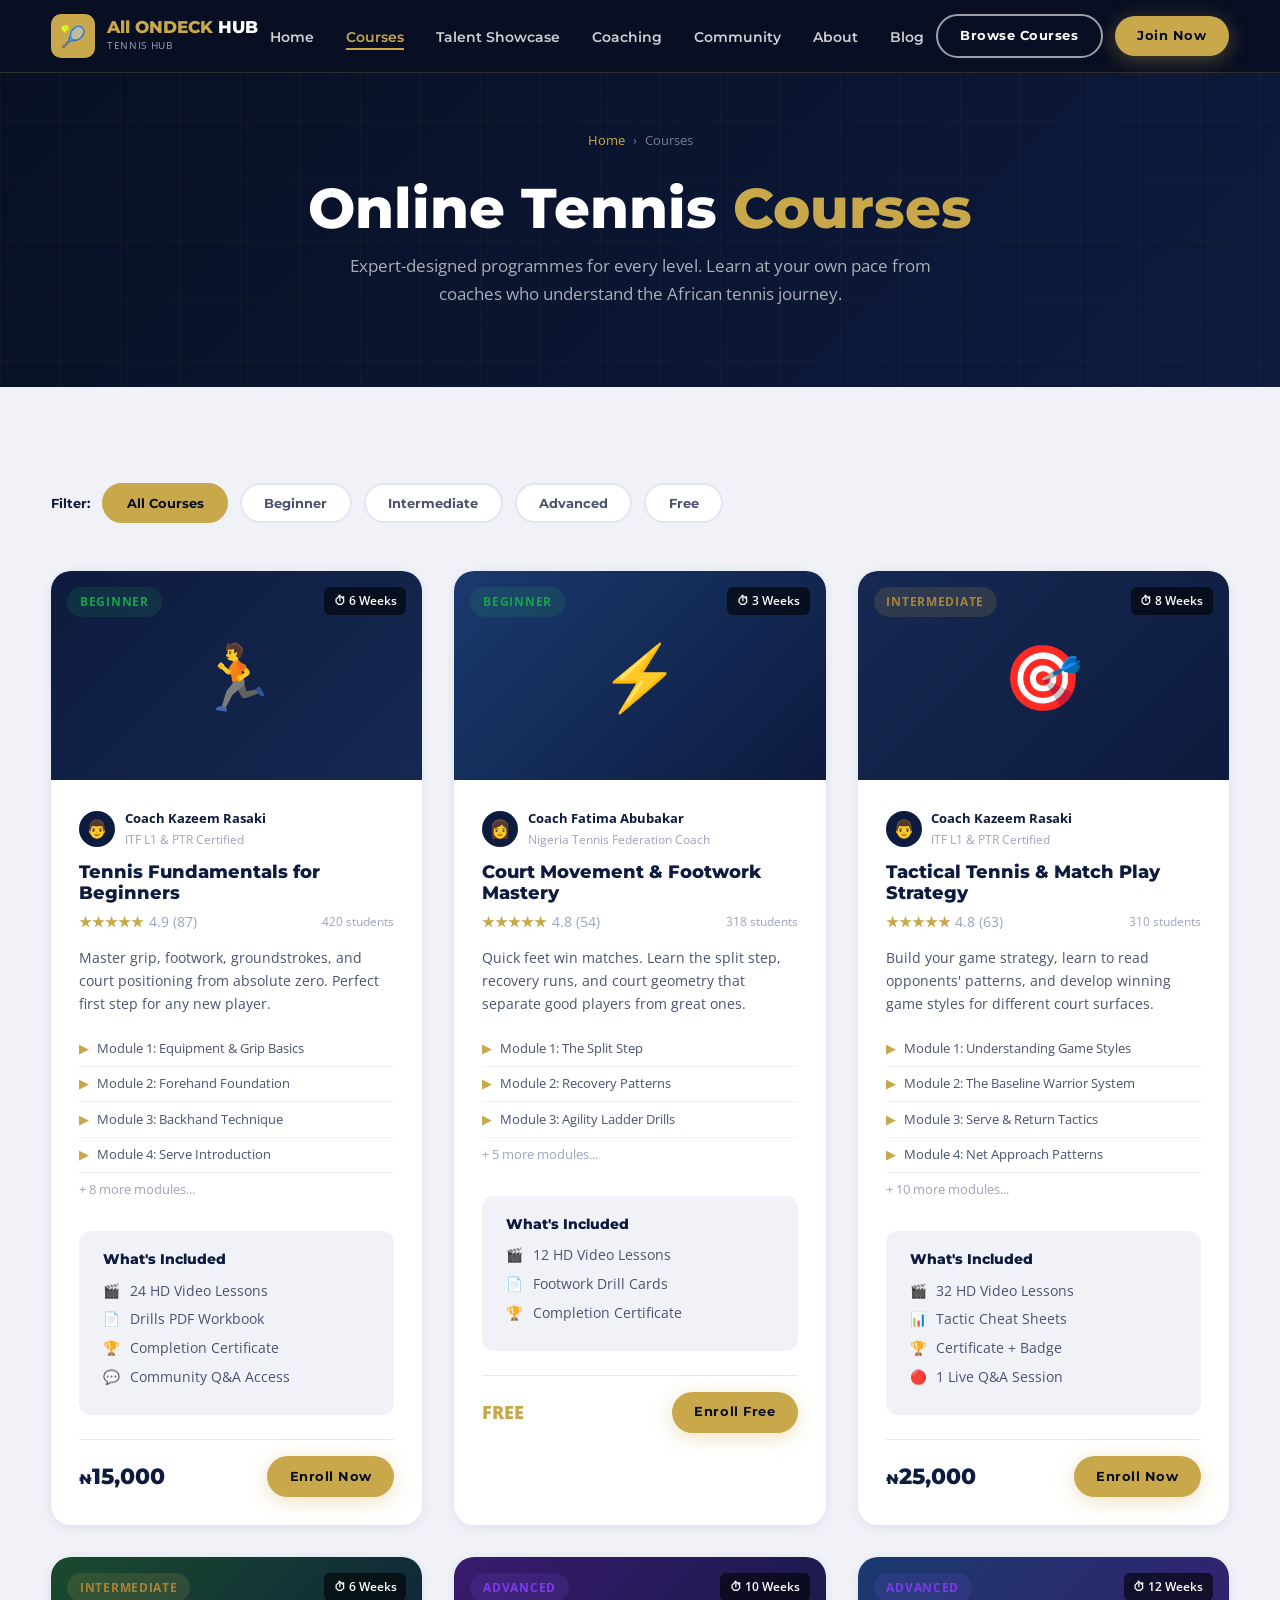
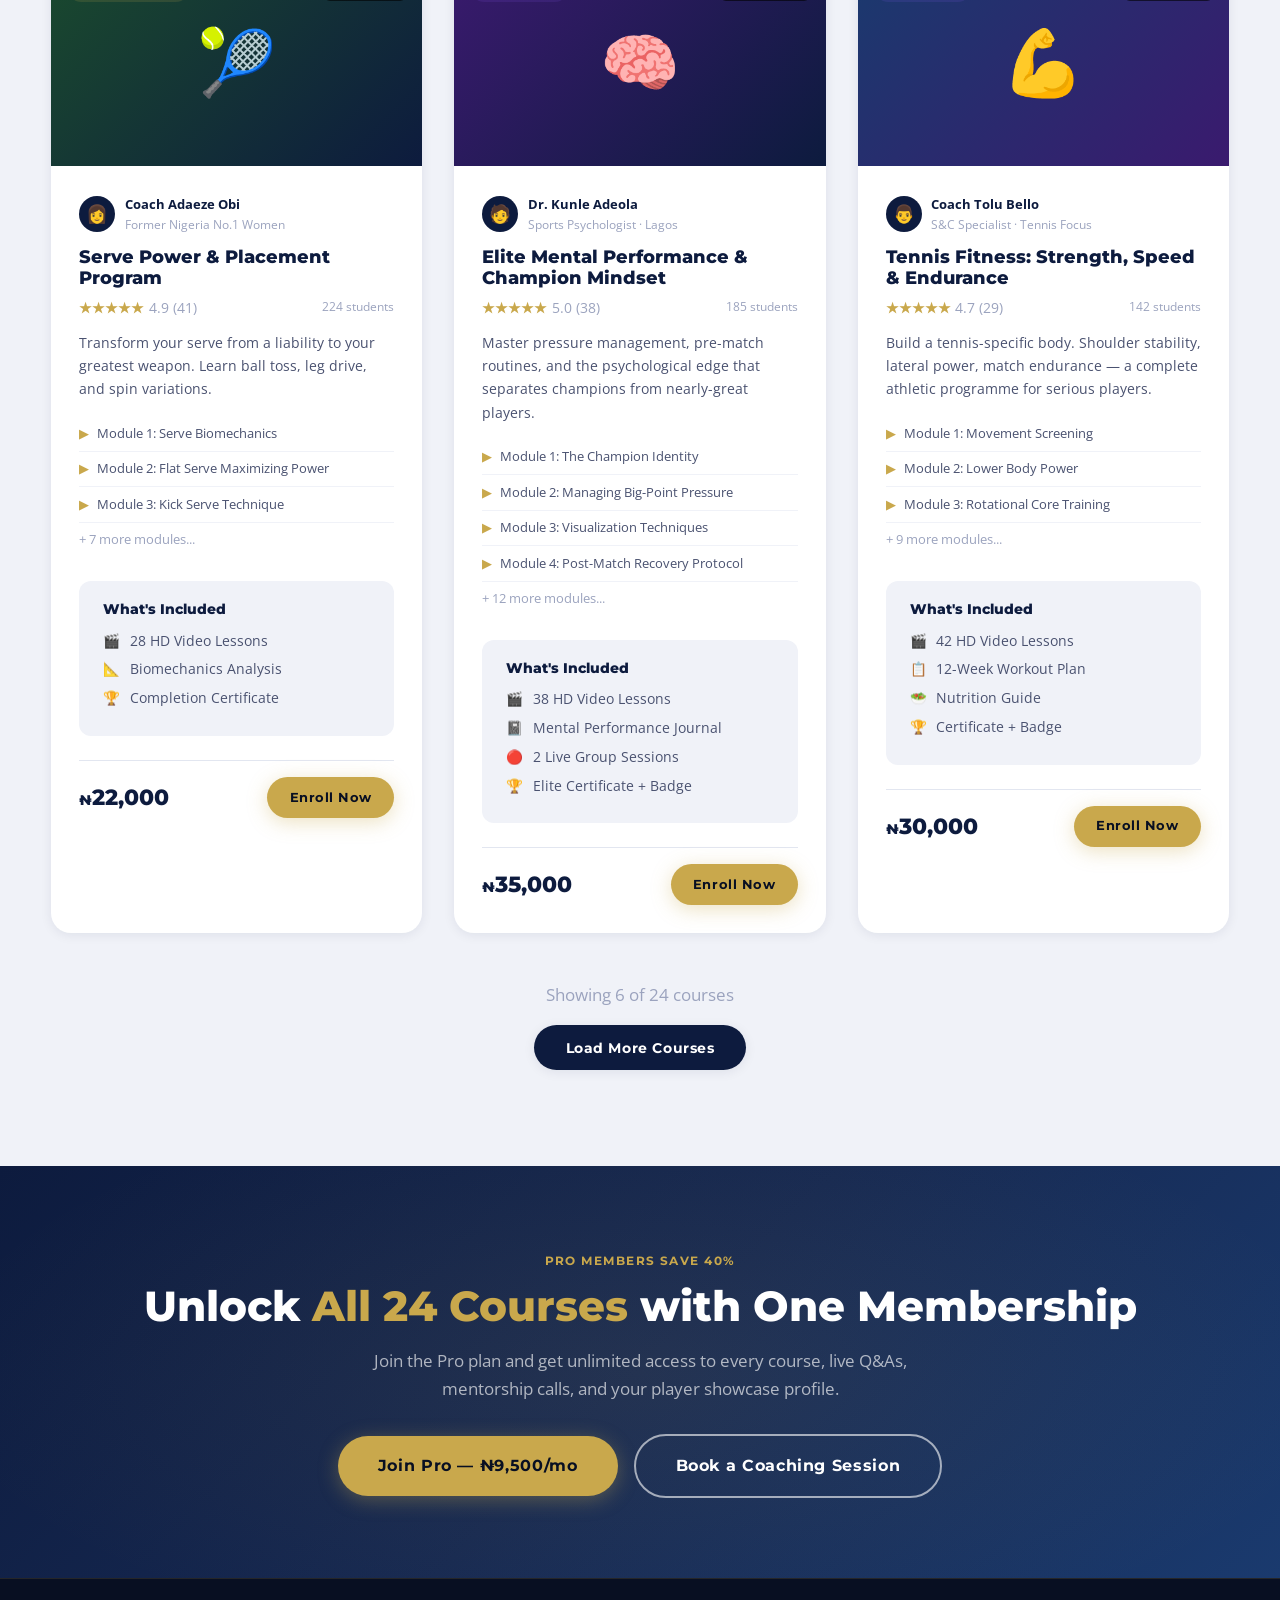
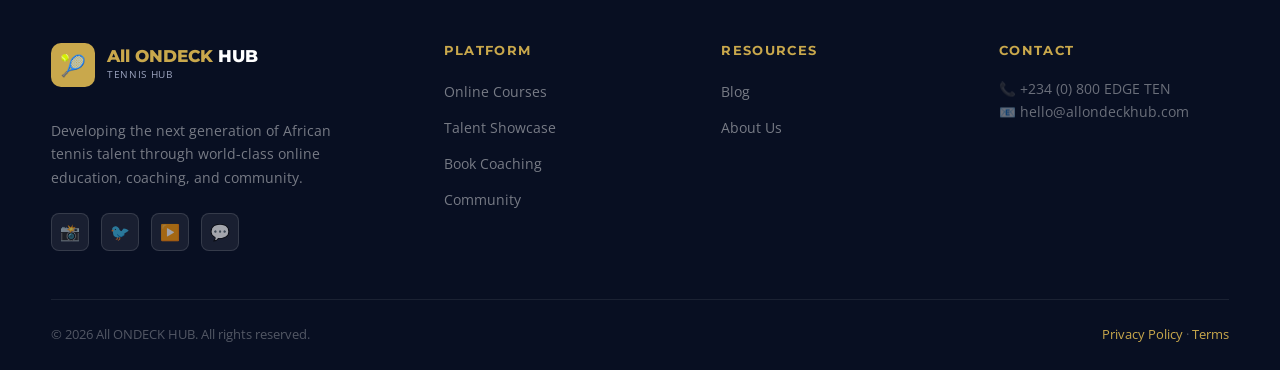
<file: courses.html>
<!DOCTYPE html>
<html lang="en">
<head>
  <meta charset="UTF-8" />
  <meta name="viewport" content="width=device-width, initial-scale=1.0" />
  <title>Online Courses | All ONDECK HUB</title>
  <meta name="description" content="Browse expert-designed tennis courses for all levels — beginner to elite. Built for African players. Learn at your pace." />
  <link rel="preconnect" href="https://fonts.googleapis.com" />
  <link href="https://fonts.googleapis.com/css2?family=Montserrat:wght@400;600;700;800;900&family=Open+Sans:wght@400;500;600&display=swap" rel="stylesheet" />
  <link rel="stylesheet" href="css/styles.css" />
  <style>
    .filter-bar {
      display: flex;
      align-items: center;
      gap: .75rem;
      flex-wrap: wrap;
      margin-bottom: 3rem;
    }
    .filter-btn {
      padding: .55rem 1.4rem;
      border-radius: 50px;
      border: 2px solid var(--gray-200);
      background: var(--white);
      font-family: var(--font-head);
      font-size: .82rem;
      font-weight: 700;
      color: var(--gray-600);
      cursor: pointer;
      transition: var(--transition);
    }
    .filter-btn:hover, .filter-btn.active {
      border-color: var(--gold);
      background: var(--gold);
      color: var(--navy-dark);
    }
    .courses-grid {
      display: grid;
      grid-template-columns: repeat(3, 1fr);
      gap: 2rem;
    }
    .course-preview-list { margin: 1rem 0; }
    .course-preview-item {
      display: flex;
      align-items: center;
      gap: .5rem;
      padding: .4rem 0;
      border-bottom: 1px solid var(--gray-100);
      font-size: .82rem;
      color: var(--gray-600);
    }
    .course-preview-item:last-child { border-bottom: none; }
    .course-preview-item span { color: var(--gold); }
    .instructor-row {
      display: flex;
      align-items: center;
      gap: .6rem;
      margin-bottom: .75rem;
    }
    .instructor-avatar {
      width: 36px; height: 36px;
      border-radius: 50%;
      background: var(--navy);
      display: flex;
      align-items: center;
      justify-content: center;
      font-size: 1.1rem;
      flex-shrink: 0;
    }
    .instructor-name { font-size: .82rem; font-weight: 700; color: var(--navy); }
    .instructor-title { font-size: .72rem; color: var(--gray-400); }
    .course-includes {
      background: var(--gray-100);
      border-radius: var(--radius);
      padding: 1.25rem 1.5rem;
      margin: 1.5rem 0;
    }
    .course-includes h4 { font-size: .88rem; margin-bottom: .75rem; }
    .include-item {
      display: flex;
      align-items: center;
      gap: .6rem;
      font-size: .85rem;
      color: var(--gray-600);
      margin-bottom: .4rem;
    }
    .include-item span { color: var(--gold); }
    @media (max-width: 768px) {
      .courses-grid { grid-template-columns: 1fr; }
    }
    @media (max-width: 1024px) {
      .courses-grid { grid-template-columns: repeat(2, 1fr); }
    }
  </style>
</head>
<body>

<!-- NAVBAR -->
<nav class="navbar" id="navbar">
  <div class="container">
    <div class="nav-inner">
      <a href="index.html" class="nav-logo">
        <div class="nav-logo-icon">🎾</div>
        <div>
          <div class="nav-logo-text"><span>All ONDECK</span> HUB</div>
          <div class="nav-logo-sub">Tennis Hub</div>
        </div>
      </a>
      <ul class="nav-links">
        <li><a href="index.html">Home</a></li>
        <li><a href="courses.html">Courses</a></li>
        <li><a href="talent.html">Talent Showcase</a></li>
        <li><a href="coaching.html">Coaching</a></li>
        <li><a href="community.html">Community</a></li>
        <li><a href="about.html">About</a></li>
        <li><a href="blog.html">Blog</a></li>
      </ul>
      <div class="nav-cta">
        <a href="courses.html" class="btn btn-outline-white btn-sm">Browse Courses</a>
        <a href="community.html" class="btn btn-gold btn-sm">Join Now</a>
      </div>
      <button class="hamburger" aria-label="Menu"><span></span><span></span><span></span></button>
    </div>
  </div>
  <div class="mobile-nav container">
    <a href="index.html">Home</a>
    <a href="courses.html">Courses</a>
    <a href="talent.html">Talent Showcase</a>
    <a href="coaching.html">Coaching</a>
    <a href="community.html">Community</a>
    <a href="about.html">About</a>
    <a href="blog.html">Blog</a>
    <a href="community.html" class="btn btn-gold">Join Now →</a>
  </div>
</nav>

<!-- PAGE HERO -->
<section class="page-hero">
  <div class="container" style="position:relative;z-index:1">
    <div class="breadcrumb"><a href="index.html">Home</a> <span>›</span> <span>Courses</span></div>
    <h1>Online Tennis <span style="color:var(--gold)">Courses</span></h1>
    <p>Expert-designed programmes for every level. Learn at your own pace from coaches who understand the African tennis journey.</p>
  </div>
</section>

<!-- COURSES SECTION -->
<section class="section" style="background:var(--gray-100)">
  <div class="container">

    <!-- Filter Bar -->
    <div class="filter-bar">
      <span style="font-family:var(--font-head);font-size:.82rem;font-weight:700;color:var(--navy)">Filter:</span>
      <button class="filter-btn active" onclick="filterCourses('all',this)">All Courses</button>
      <button class="filter-btn" onclick="filterCourses('beginner',this)">Beginner</button>
      <button class="filter-btn" onclick="filterCourses('intermediate',this)">Intermediate</button>
      <button class="filter-btn" onclick="filterCourses('advanced',this)">Advanced</button>
      <button class="filter-btn" onclick="filterCourses('free',this)">Free</button>
    </div>

    <div class="courses-grid" id="courses-grid">

      <!-- Course 1 -->
      <div class="card course-card reveal" data-level="beginner">
        <div class="course-thumb">
          🏃
          <span class="badge badge-green course-level">Beginner</span>
          <span class="course-duration">⏱ 6 Weeks</span>
        </div>
        <div class="card-body">
          <div class="instructor-row">
            <div class="instructor-avatar">👨</div>
            <div>
              <div class="instructor-name">Coach Kazeem Rasaki</div>
              <div class="instructor-title">ITF L1 &amp; PTR Certified</div>
            </div>
          </div>
          <h4>Tennis Fundamentals for Beginners</h4>
          <div class="course-meta">
            <div class="course-rating">★★★★★ <span style="color:var(--gray-400);font-weight:400">4.9 (87)</span></div>
            <div class="course-students">420 students</div>
          </div>
          <p style="font-size:.88rem;margin:.5rem 0">Master grip, footwork, groundstrokes, and court positioning from absolute zero. Perfect first step for any new player.</p>
          <div class="course-preview-list">
            <div class="course-preview-item"><span>▶</span> Module 1: Equipment &amp; Grip Basics</div>
            <div class="course-preview-item"><span>▶</span> Module 2: Forehand Foundation</div>
            <div class="course-preview-item"><span>▶</span> Module 3: Backhand Technique</div>
            <div class="course-preview-item"><span>▶</span> Module 4: Serve Introduction</div>
            <div class="course-preview-item" style="color:var(--gray-400)">+ 8 more modules...</div>
          </div>
          <div class="course-includes">
            <h4>What's Included</h4>
            <div class="include-item"><span>🎬</span> 24 HD Video Lessons</div>
            <div class="include-item"><span>📄</span> Drills PDF Workbook</div>
            <div class="include-item"><span>🏆</span> Completion Certificate</div>
            <div class="include-item"><span>💬</span> Community Q&amp;A Access</div>
          </div>
          <div class="course-price">
            <div class="price-amount"><span class="currency">₦</span>15,000</div>
            <a href="https://paystack.shop/pay/payonsite" target="_blank" class="btn btn-gold btn-sm">Enroll Now</a>
          </div>
        </div>
      </div>

      <!-- Course 2 -->
      <div class="card course-card reveal reveal-delay-1" data-level="beginner free">
        <div class="course-thumb" style="background:linear-gradient(135deg,#1a3a6e,#0D1B3E)">
          ⚡
          <span class="badge badge-green course-level">Beginner</span>
          <span class="course-duration">⏱ 3 Weeks</span>
        </div>
        <div class="card-body">
          <div class="instructor-row">
            <div class="instructor-avatar">👩</div>
            <div>
              <div class="instructor-name">Coach Fatima Abubakar</div>
              <div class="instructor-title">Nigeria Tennis Federation Coach</div>
            </div>
          </div>
          <h4>Court Movement &amp; Footwork Mastery</h4>
          <div class="course-meta">
            <div class="course-rating">★★★★★ <span style="color:var(--gray-400);font-weight:400">4.8 (54)</span></div>
            <div class="course-students">318 students</div>
          </div>
          <p style="font-size:.88rem;margin:.5rem 0">Quick feet win matches. Learn the split step, recovery runs, and court geometry that separate good players from great ones.</p>
          <div class="course-preview-list">
            <div class="course-preview-item"><span>▶</span> Module 1: The Split Step</div>
            <div class="course-preview-item"><span>▶</span> Module 2: Recovery Patterns</div>
            <div class="course-preview-item"><span>▶</span> Module 3: Agility Ladder Drills</div>
            <div class="course-preview-item" style="color:var(--gray-400)">+ 5 more modules...</div>
          </div>
          <div class="course-includes">
            <h4>What's Included</h4>
            <div class="include-item"><span>🎬</span> 12 HD Video Lessons</div>
            <div class="include-item"><span>📄</span> Footwork Drill Cards</div>
            <div class="include-item"><span>🏆</span> Completion Certificate</div>
          </div>
          <div class="course-price">
            <div class="price-free">FREE</div>
            <a href="https://paystack.shop/pay/payonsite" target="_blank" class="btn btn-gold btn-sm">Enroll Free</a>
          </div>
        </div>
      </div>

      <!-- Course 3 -->
      <div class="card course-card reveal reveal-delay-2" data-level="intermediate">
        <div class="course-thumb" style="background:linear-gradient(135deg,#162952,#0D1B3E)">
          🎯
          <span class="badge badge-gold course-level">Intermediate</span>
          <span class="course-duration">⏱ 8 Weeks</span>
        </div>
        <div class="card-body">
          <div class="instructor-row">
            <div class="instructor-avatar">👨</div>
            <div>
              <div class="instructor-name">Coach Kazeem Rasaki</div>
              <div class="instructor-title">ITF L1 &amp; PTR Certified</div>
            </div>
          </div>
          <h4>Tactical Tennis &amp; Match Play Strategy</h4>
          <div class="course-meta">
            <div class="course-rating">★★★★★ <span style="color:var(--gray-400);font-weight:400">4.8 (63)</span></div>
            <div class="course-students">310 students</div>
          </div>
          <p style="font-size:.88rem;margin:.5rem 0">Build your game strategy, learn to read opponents' patterns, and develop winning game styles for different court surfaces.</p>
          <div class="course-preview-list">
            <div class="course-preview-item"><span>▶</span> Module 1: Understanding Game Styles</div>
            <div class="course-preview-item"><span>▶</span> Module 2: The Baseline Warrior System</div>
            <div class="course-preview-item"><span>▶</span> Module 3: Serve &amp; Return Tactics</div>
            <div class="course-preview-item"><span>▶</span> Module 4: Net Approach Patterns</div>
            <div class="course-preview-item" style="color:var(--gray-400)">+ 10 more modules...</div>
          </div>
          <div class="course-includes">
            <h4>What's Included</h4>
            <div class="include-item"><span>🎬</span> 32 HD Video Lessons</div>
            <div class="include-item"><span>📊</span> Tactic Cheat Sheets</div>
            <div class="include-item"><span>🏆</span> Certificate + Badge</div>
            <div class="include-item"><span>🔴</span> 1 Live Q&amp;A Session</div>
          </div>
          <div class="course-price">
            <div class="price-amount"><span class="currency">₦</span>25,000</div>
            <a href="https://paystack.shop/pay/payonsite" target="_blank" class="btn btn-gold btn-sm">Enroll Now</a>
          </div>
        </div>
      </div>

      <!-- Course 4 -->
      <div class="card course-card reveal" data-level="intermediate">
        <div class="course-thumb" style="background:linear-gradient(135deg,#1a4a2e,#0D1B3E)">
          🎾
          <span class="badge badge-gold course-level">Intermediate</span>
          <span class="course-duration">⏱ 6 Weeks</span>
        </div>
        <div class="card-body">
          <div class="instructor-row">
            <div class="instructor-avatar">👩</div>
            <div>
              <div class="instructor-name">Coach Adaeze Obi</div>
              <div class="instructor-title">Former Nigeria No.1 Women</div>
            </div>
          </div>
          <h4>Serve Power &amp; Placement Program</h4>
          <div class="course-meta">
            <div class="course-rating">★★★★★ <span style="color:var(--gray-400);font-weight:400">4.9 (41)</span></div>
            <div class="course-students">224 students</div>
          </div>
          <p style="font-size:.88rem;margin:.5rem 0">Transform your serve from a liability to your greatest weapon. Learn ball toss, leg drive, and spin variations.</p>
          <div class="course-preview-list">
            <div class="course-preview-item"><span>▶</span> Module 1: Serve Biomechanics</div>
            <div class="course-preview-item"><span>▶</span> Module 2: Flat Serve Maximizing Power</div>
            <div class="course-preview-item"><span>▶</span> Module 3: Kick Serve Technique</div>
            <div class="course-preview-item" style="color:var(--gray-400)">+ 7 more modules...</div>
          </div>
          <div class="course-includes">
            <h4>What's Included</h4>
            <div class="include-item"><span>🎬</span> 28 HD Video Lessons</div>
            <div class="include-item"><span>📐</span> Biomechanics Analysis</div>
            <div class="include-item"><span>🏆</span> Completion Certificate</div>
          </div>
          <div class="course-price">
            <div class="price-amount"><span class="currency">₦</span>22,000</div>
            <a href="https://paystack.shop/pay/payonsite" target="_blank" class="btn btn-gold btn-sm">Enroll Now</a>
          </div>
        </div>
      </div>

      <!-- Course 5 -->
      <div class="card course-card reveal reveal-delay-1" data-level="advanced">
        <div class="course-thumb" style="background:linear-gradient(135deg,#3a1a6e,#0D1B3E)">
          🧠
          <span class="badge badge-purple course-level">Advanced</span>
          <span class="course-duration">⏱ 10 Weeks</span>
        </div>
        <div class="card-body">
          <div class="instructor-row">
            <div class="instructor-avatar">🧑</div>
            <div>
              <div class="instructor-name">Dr. Kunle Adeola</div>
              <div class="instructor-title">Sports Psychologist · Lagos</div>
            </div>
          </div>
          <h4>Elite Mental Performance &amp; Champion Mindset</h4>
          <div class="course-meta">
            <div class="course-rating">★★★★★ <span style="color:var(--gray-400);font-weight:400">5.0 (38)</span></div>
            <div class="course-students">185 students</div>
          </div>
          <p style="font-size:.88rem;margin:.5rem 0">Master pressure management, pre-match routines, and the psychological edge that separates champions from nearly-great players.</p>
          <div class="course-preview-list">
            <div class="course-preview-item"><span>▶</span> Module 1: The Champion Identity</div>
            <div class="course-preview-item"><span>▶</span> Module 2: Managing Big-Point Pressure</div>
            <div class="course-preview-item"><span>▶</span> Module 3: Visualization Techniques</div>
            <div class="course-preview-item"><span>▶</span> Module 4: Post-Match Recovery Protocol</div>
            <div class="course-preview-item" style="color:var(--gray-400)">+ 12 more modules...</div>
          </div>
          <div class="course-includes">
            <h4>What's Included</h4>
            <div class="include-item"><span>🎬</span> 38 HD Video Lessons</div>
            <div class="include-item"><span>📓</span> Mental Performance Journal</div>
            <div class="include-item"><span>🔴</span> 2 Live Group Sessions</div>
            <div class="include-item"><span>🏆</span> Elite Certificate + Badge</div>
          </div>
          <div class="course-price">
            <div class="price-amount"><span class="currency">₦</span>35,000</div>
            <a href="https://paystack.shop/pay/payonsite" target="_blank" class="btn btn-gold btn-sm">Enroll Now</a>
          </div>
        </div>
      </div>

      <!-- Course 6 -->
      <div class="card course-card reveal reveal-delay-2" data-level="advanced">
        <div class="course-thumb" style="background:linear-gradient(135deg,#1a3a6e,#3a1a6e)">
          💪
          <span class="badge badge-purple course-level">Advanced</span>
          <span class="course-duration">⏱ 12 Weeks</span>
        </div>
        <div class="card-body">
          <div class="instructor-row">
            <div class="instructor-avatar">👨</div>
            <div>
              <div class="instructor-name">Coach Tolu Bello</div>
              <div class="instructor-title">S&amp;C Specialist · Tennis Focus</div>
            </div>
          </div>
          <h4>Tennis Fitness: Strength, Speed &amp; Endurance</h4>
          <div class="course-meta">
            <div class="course-rating">★★★★★ <span style="color:var(--gray-400);font-weight:400">4.7 (29)</span></div>
            <div class="course-students">142 students</div>
          </div>
          <p style="font-size:.88rem;margin:.5rem 0">Build a tennis-specific body. Shoulder stability, lateral power, match endurance — a complete athletic programme for serious players.</p>
          <div class="course-preview-list">
            <div class="course-preview-item"><span>▶</span> Module 1: Movement Screening</div>
            <div class="course-preview-item"><span>▶</span> Module 2: Lower Body Power</div>
            <div class="course-preview-item"><span>▶</span> Module 3: Rotational Core Training</div>
            <div class="course-preview-item" style="color:var(--gray-400)">+ 9 more modules...</div>
          </div>
          <div class="course-includes">
            <h4>What's Included</h4>
            <div class="include-item"><span>🎬</span> 42 HD Video Lessons</div>
            <div class="include-item"><span>📋</span> 12-Week Workout Plan</div>
            <div class="include-item"><span>🥗</span> Nutrition Guide</div>
            <div class="include-item"><span>🏆</span> Certificate + Badge</div>
          </div>
          <div class="course-price">
            <div class="price-amount"><span class="currency">₦</span>30,000</div>
            <a href="https://paystack.shop/pay/payonsite" target="_blank" class="btn btn-gold btn-sm">Enroll Now</a>
          </div>
        </div>
      </div>

    </div><!-- /courses-grid -->

    <!-- Load More -->
    <div style="text-align:center;margin-top:3rem">
      <p style="color:var(--gray-400);margin-bottom:1rem">Showing 6 of 24 courses</p>
      <button class="btn btn-navy" onclick="showToast('🎾','More courses loading soon — all 24 available for Pro members!')">Load More Courses</button>
    </div>

  </div>
</section>

<!-- CTA -->
<section class="cta-banner">
  <div class="container" style="position:relative;z-index:1">
    <div class="section-label">Pro Members Save 40%</div>
    <h2>Unlock <span style="color:var(--gold)">All 24 Courses</span> with One Membership</h2>
    <p>Join the Pro plan and get unlimited access to every course, live Q&As, mentorship calls, and your player showcase profile.</p>
    <div class="cta-btns">
      <a href="community.html" class="btn btn-gold btn-lg">Join Pro — ₦9,500/mo</a>
      <a href="coaching.html" class="btn btn-outline-white btn-lg">Book a Coaching Session</a>
    </div>
  </div>
</section>

<!-- FOOTER -->
<footer class="footer">
  <div class="container">
    <div class="footer-grid">
      <div class="footer-brand">
        <a href="index.html" class="nav-logo" style="margin-bottom:1rem;display:inline-flex">
          <div class="nav-logo-icon">🎾</div>
          <div>
            <div class="nav-logo-text"><span>All ONDECK</span> HUB</div>
            <div class="nav-logo-sub">Tennis Hub</div>
          </div>
        </a>
        <p>Developing the next generation of African tennis talent through world-class online education, coaching, and community.</p>
        <div class="footer-social">
          <div class="social-btn">📸</div><div class="social-btn">🐦</div>
          <div class="social-btn">▶️</div><div class="social-btn">💬</div>
        </div>
      </div>
      <div class="footer-col">
        <h4>Platform</h4>
        <ul>
          <li><a href="courses.html">Online Courses</a></li>
          <li><a href="talent.html">Talent Showcase</a></li>
          <li><a href="coaching.html">Book Coaching</a></li>
          <li><a href="community.html">Community</a></li>
        </ul>
      </div>
      <div class="footer-col">
        <h4>Resources</h4>
        <ul>
          <li><a href="blog.html">Blog</a></li>
          <li><a href="about.html">About Us</a></li>
        </ul>
      </div>
      <div class="footer-col">
        <h4>Contact</h4>
        <p style="color:rgba(255,255,255,.4);font-size:.85rem">📞 +234 (0) 800 EDGE TEN<br>📧 hello@allondeckhub.com</p>
      </div>
    </div>
    <div class="footer-bottom">
      <p>© 2026 All ONDECK HUB. All rights reserved.</p>
      <p><a href="#">Privacy Policy</a> · <a href="#">Terms</a></p>
    </div>
  </div>
</footer>

<script src="js/main.js"></script>
<script>
function filterCourses(level, btn) {
  document.querySelectorAll('.filter-btn').forEach(b => b.classList.remove('active'));
  btn.classList.add('active');
  document.querySelectorAll('.course-card').forEach(card => {
    if (level === 'all' || card.dataset.level?.includes(level)) {
      card.style.display = '';
    } else {
      card.style.display = 'none';
    }
  });
}
</script>
</body>
</html>
</file>
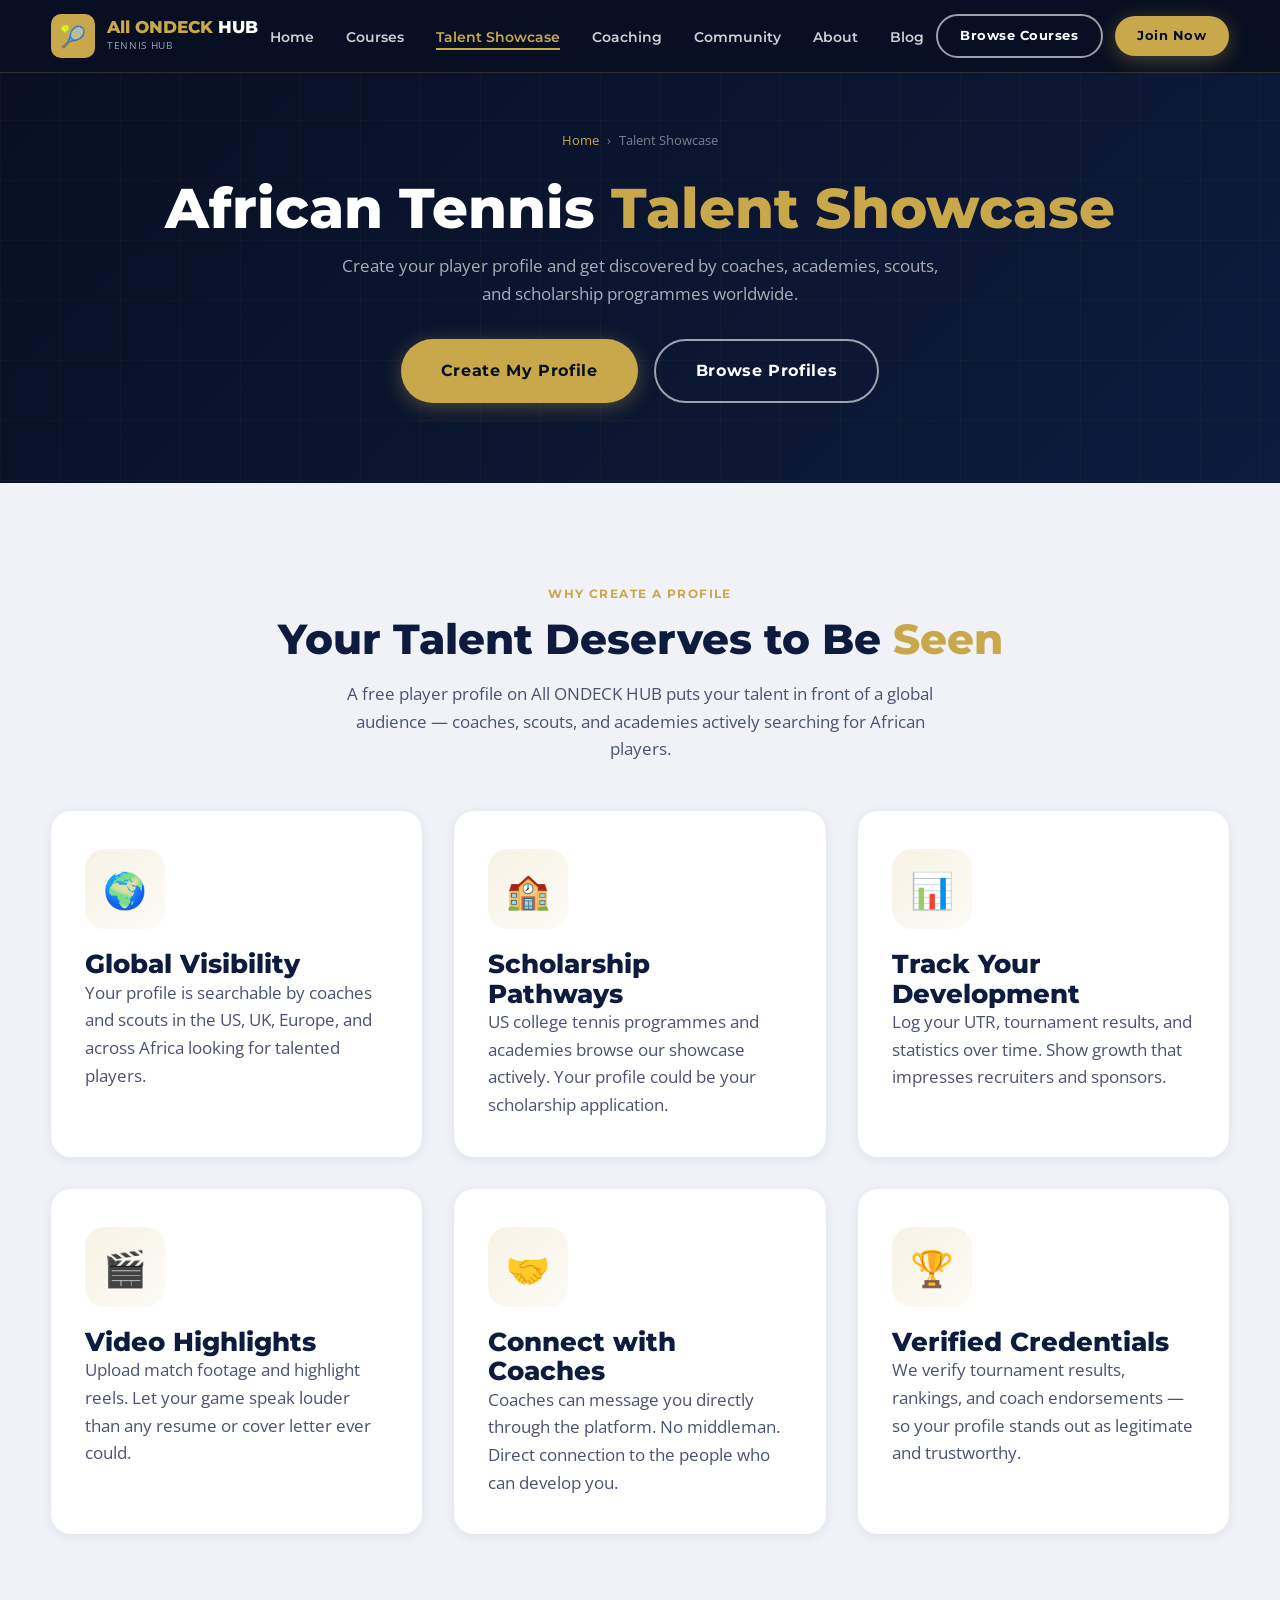
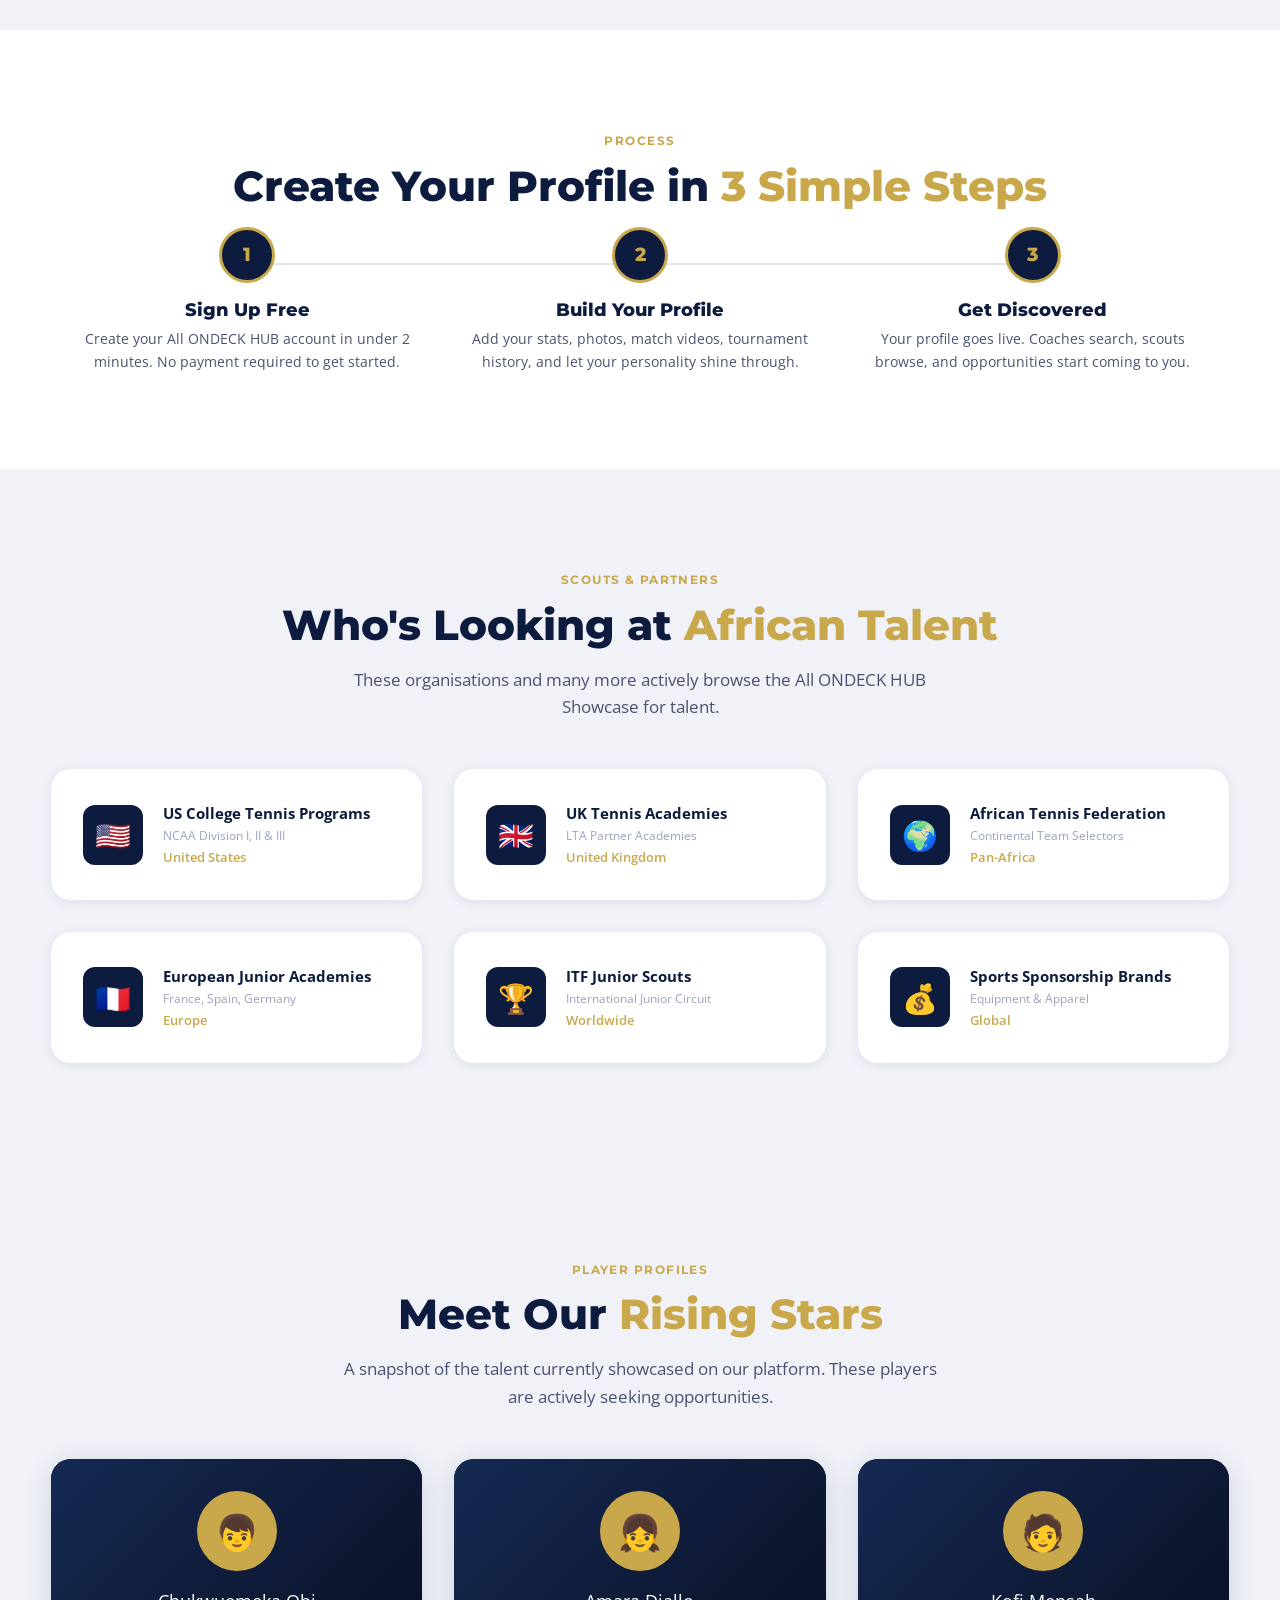
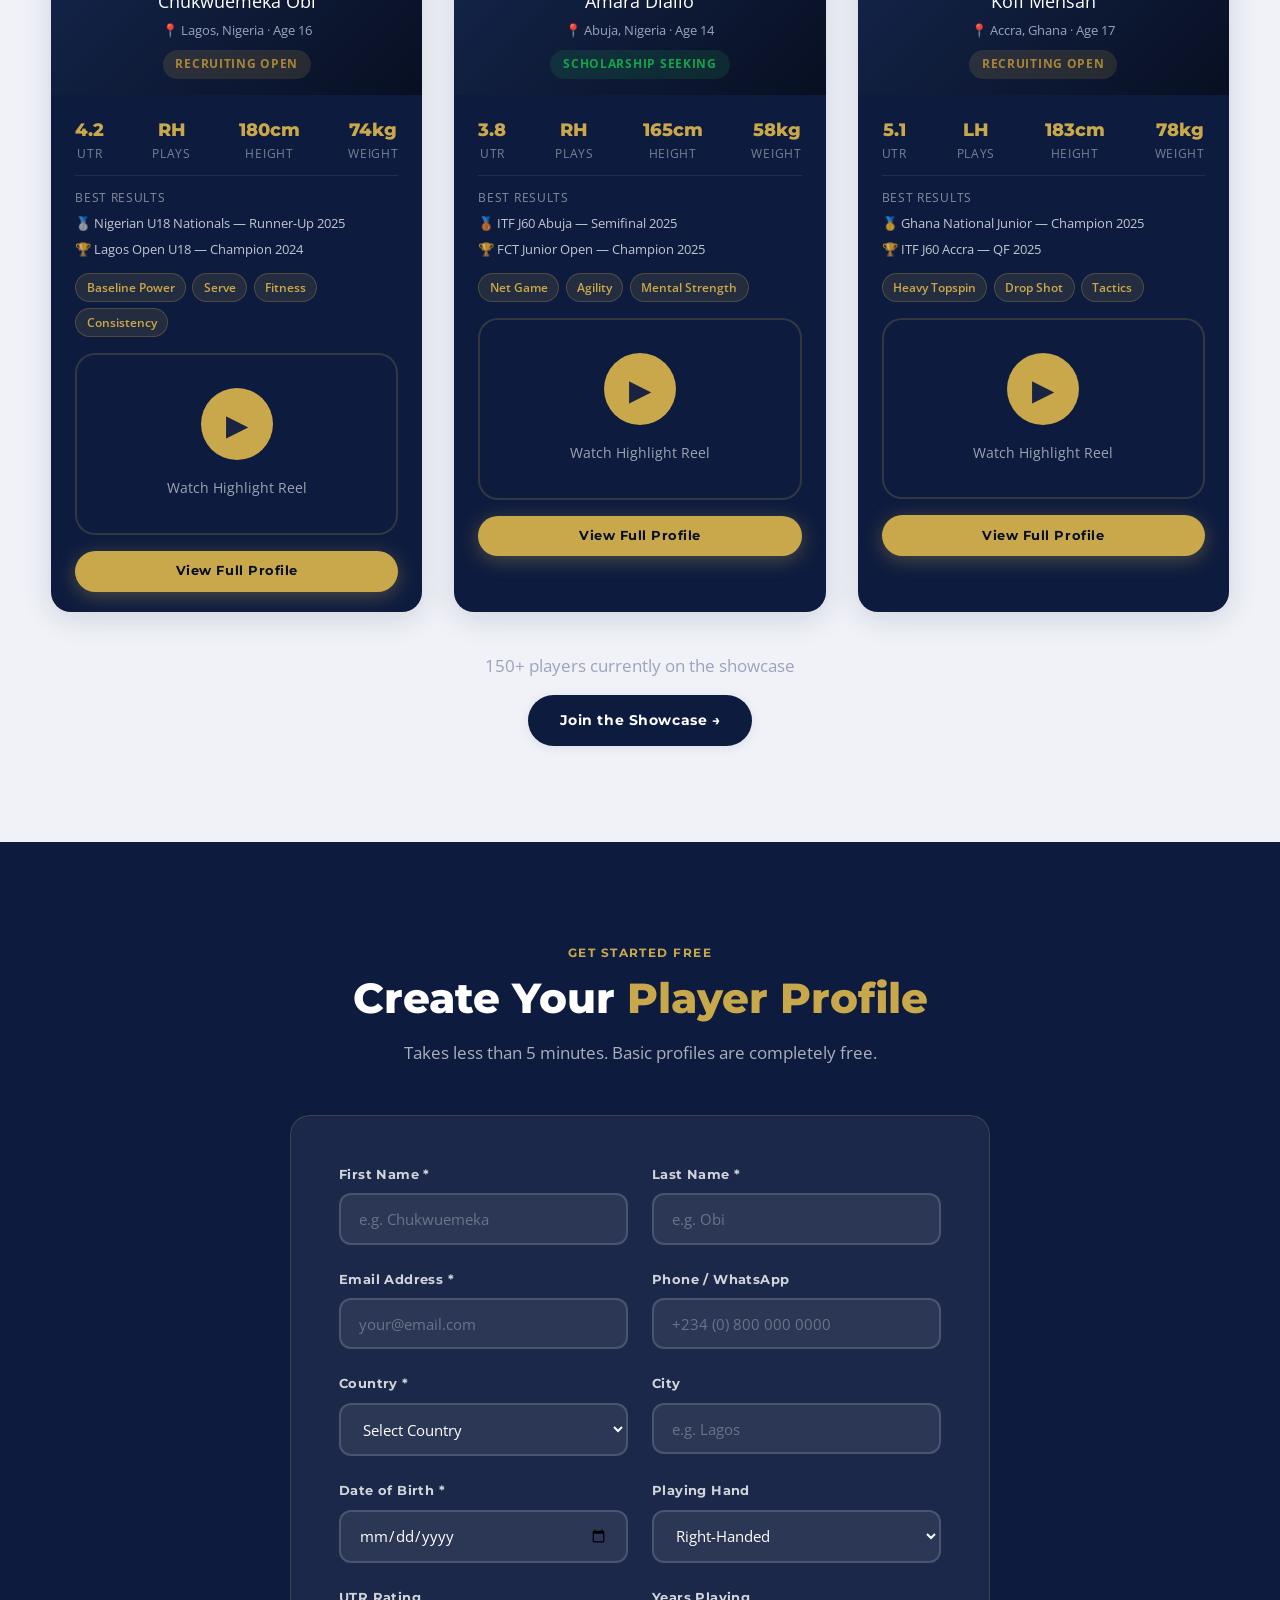
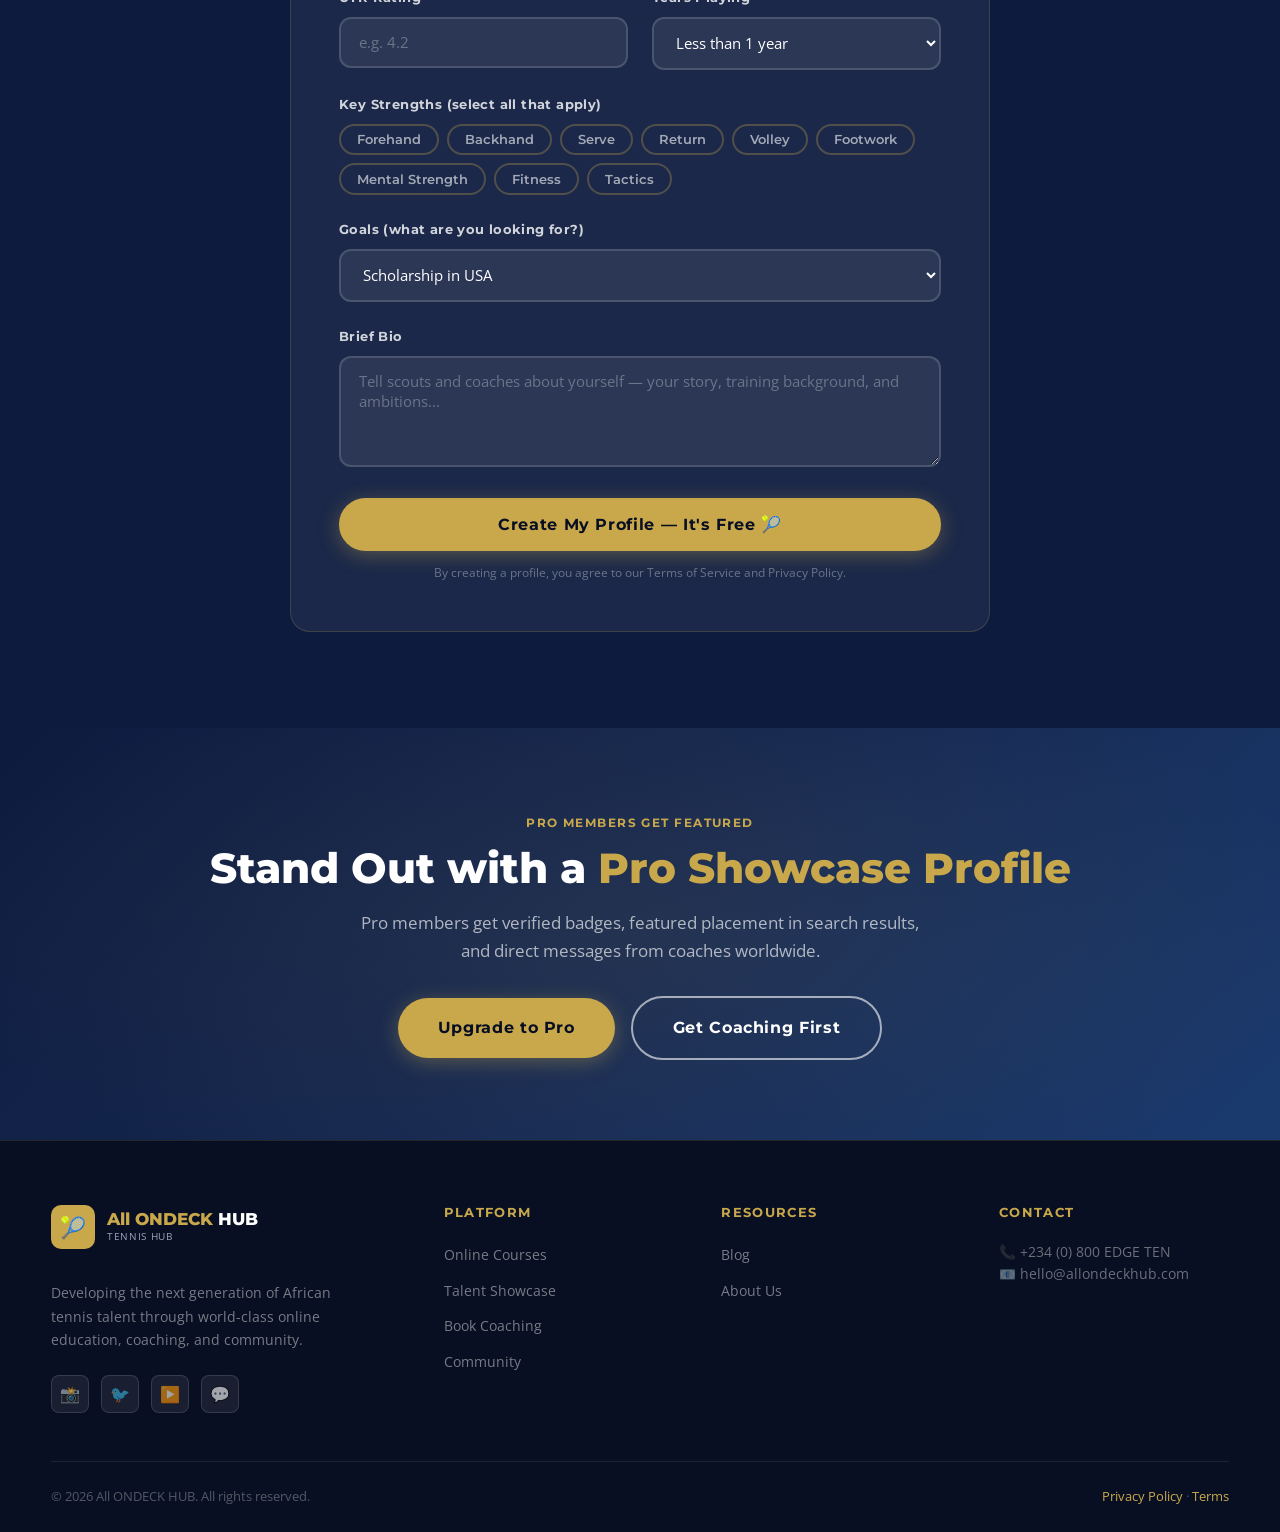
<file: talent.html>
<!DOCTYPE html>
<html lang="en">
<head>
  <meta charset="UTF-8" />
  <meta name="viewport" content="width=device-width, initial-scale=1.0" />
  <title>Talent Showcase | All ONDECK HUB</title>
  <meta name="description" content="Create your player profile and get discovered by coaches, academies, and scouts worldwide. Africa's premier tennis talent showcase platform." />
  <link rel="preconnect" href="https://fonts.googleapis.com" />
  <link href="https://fonts.googleapis.com/css2?family=Montserrat:wght@400;600;700;800;900&family=Open+Sans:wght@400;500;600&display=swap" rel="stylesheet" />
  <link rel="stylesheet" href="css/styles.css" />
  <style>
    .showcase-intro {
      background: var(--gray-100);
    }
    .how-it-works { background: var(--white); }
    .profiles-section { background: var(--gray-100); }
    .create-profile-section { background: var(--navy); }
    .profile-form-section { background: var(--white); }

    .feature-icon-lg {
      width: 80px; height: 80px;
      background: linear-gradient(135deg, rgba(201,168,76,.15), rgba(201,168,76,.05));
      border-radius: var(--radius-lg);
      display: flex; align-items: center; justify-content: center;
      font-size: 2.2rem;
      margin-bottom: 1.25rem;
      transition: var(--transition);
    }
    .benefit-card:hover .feature-icon-lg {
      background: var(--gold);
    }
    .benefit-card {
      background: var(--white);
      border-radius: var(--radius-lg);
      padding: 2.25rem 2rem;
      box-shadow: var(--shadow-sm);
      border: 2px solid transparent;
      transition: var(--transition);
    }
    .benefit-card:hover {
      border-color: var(--gold);
      transform: translateY(-5px);
      box-shadow: var(--shadow-lg);
    }

    .scout-card {
      background: var(--white);
      border-radius: var(--radius-lg);
      padding: 2rem;
      box-shadow: var(--shadow-sm);
      display: flex;
      align-items: center;
      gap: 1.25rem;
      transition: var(--transition);
    }
    .scout-card:hover { box-shadow: var(--shadow-md); transform: translateY(-3px); }
    .scout-logo {
      width: 60px; height: 60px;
      border-radius: var(--radius);
      background: var(--navy);
      display: flex; align-items: center; justify-content: center;
      font-size: 1.8rem;
      flex-shrink: 0;
    }
    .scout-name { font-weight: 700; color: var(--navy); font-size: .95rem; }
    .scout-type { font-size: .78rem; color: var(--gray-400); }
    .scout-country { font-size: .8rem; color: var(--gold); font-weight: 600; }

    .profile-create-form {
      background: rgba(255,255,255,.06);
      border: 1px solid rgba(201,168,76,.2);
      border-radius: var(--radius-lg);
      padding: 3rem;
      max-width: 700px;
      margin: 0 auto;
    }
    .profile-create-form .form-group label { color: rgba(255,255,255,.8); }
    .profile-create-form input,
    .profile-create-form select,
    .profile-create-form textarea {
      background: rgba(255,255,255,.07);
      border-color: rgba(255,255,255,.15);
      color: var(--white);
    }
    .profile-create-form input::placeholder,
    .profile-create-form textarea::placeholder { color: rgba(255,255,255,.3); }
    .profile-create-form input:focus,
    .profile-create-form select:focus { background: rgba(255,255,255,.12); }
    .profile-create-form select option { background: var(--navy); color: var(--white); }
    .skills-select {
      display: flex; flex-wrap: wrap; gap: .5rem; margin-top: .5rem;
    }
    .skill-toggle {
      padding: .4rem 1rem;
      border: 2px solid rgba(201,168,76,.3);
      border-radius: 50px;
      color: rgba(255,255,255,.6);
      font-size: .8rem;
      font-weight: 600;
      cursor: pointer;
      transition: var(--transition);
      background: transparent;
      font-family: var(--font-head);
    }
    .skill-toggle.selected, .skill-toggle:hover {
      border-color: var(--gold);
      background: var(--gold);
      color: var(--navy-dark);
    }
  </style>
</head>
<body>

<!-- NAVBAR -->
<nav class="navbar" id="navbar">
  <div class="container">
    <div class="nav-inner">
      <a href="index.html" class="nav-logo">
        <div class="nav-logo-icon">🎾</div>
        <div>
          <div class="nav-logo-text"><span>All ONDECK</span> HUB</div>
          <div class="nav-logo-sub">Tennis Hub</div>
        </div>
      </a>
      <ul class="nav-links">
        <li><a href="index.html">Home</a></li>
        <li><a href="courses.html">Courses</a></li>
        <li><a href="talent.html">Talent Showcase</a></li>
        <li><a href="coaching.html">Coaching</a></li>
        <li><a href="community.html">Community</a></li>
        <li><a href="about.html">About</a></li>
        <li><a href="blog.html">Blog</a></li>
      </ul>
      <div class="nav-cta">
        <a href="courses.html" class="btn btn-outline-white btn-sm">Browse Courses</a>
        <a href="community.html" class="btn btn-gold btn-sm">Join Now</a>
      </div>
      <button class="hamburger" aria-label="Menu"><span></span><span></span><span></span></button>
    </div>
  </div>
  <div class="mobile-nav container">
    <a href="index.html">Home</a><a href="courses.html">Courses</a>
    <a href="talent.html">Talent Showcase</a><a href="coaching.html">Coaching</a>
    <a href="community.html">Community</a><a href="about.html">About</a>
    <a href="blog.html">Blog</a>
    <a href="#create-profile" class="btn btn-gold">Create My Profile →</a>
  </div>
</nav>

<!-- PAGE HERO -->
<section class="page-hero">
  <div class="container" style="position:relative;z-index:1">
    <div class="breadcrumb"><a href="index.html">Home</a> <span>›</span> <span>Talent Showcase</span></div>
    <h1>African Tennis <span style="color:var(--gold)">Talent Showcase</span></h1>
    <p>Create your player profile and get discovered by coaches, academies, scouts, and scholarship programmes worldwide.</p>
    <div style="margin-top:2rem;display:flex;gap:1rem;justify-content:center;flex-wrap:wrap">
      <a href="#create-profile" class="btn btn-gold btn-lg">Create My Profile</a>
      <a href="#profiles" class="btn btn-outline-white btn-lg">Browse Profiles</a>
    </div>
  </div>
</section>

<!-- BENEFITS -->
<section class="section showcase-intro">
  <div class="container">
    <div class="section-header text-center">
      <div class="section-label">Why Create a Profile</div>
      <h2 class="section-title reveal">Your Talent Deserves to Be <span>Seen</span></h2>
      <p class="section-sub reveal">A free player profile on All ONDECK HUB puts your talent in front of a global audience — coaches, scouts, and academies actively searching for African players.</p>
    </div>
    <div class="grid-3">
      <div class="benefit-card reveal">
        <div class="feature-icon-lg">🌍</div>
        <h3>Global Visibility</h3>
        <p>Your profile is searchable by coaches and scouts in the US, UK, Europe, and across Africa looking for talented players.</p>
      </div>
      <div class="benefit-card reveal reveal-delay-1">
        <div class="feature-icon-lg">🏫</div>
        <h3>Scholarship Pathways</h3>
        <p>US college tennis programmes and academies browse our showcase actively. Your profile could be your scholarship application.</p>
      </div>
      <div class="benefit-card reveal reveal-delay-2">
        <div class="feature-icon-lg">📊</div>
        <h3>Track Your Development</h3>
        <p>Log your UTR, tournament results, and statistics over time. Show growth that impresses recruiters and sponsors.</p>
      </div>
      <div class="benefit-card reveal">
        <div class="feature-icon-lg">🎬</div>
        <h3>Video Highlights</h3>
        <p>Upload match footage and highlight reels. Let your game speak louder than any resume or cover letter ever could.</p>
      </div>
      <div class="benefit-card reveal reveal-delay-1">
        <div class="feature-icon-lg">🤝</div>
        <h3>Connect with Coaches</h3>
        <p>Coaches can message you directly through the platform. No middleman. Direct connection to the people who can develop you.</p>
      </div>
      <div class="benefit-card reveal reveal-delay-2">
        <div class="feature-icon-lg">🏆</div>
        <h3>Verified Credentials</h3>
        <p>We verify tournament results, rankings, and coach endorsements — so your profile stands out as legitimate and trustworthy.</p>
      </div>
    </div>
  </div>
</section>

<!-- HOW IT WORKS -->
<section class="section how-it-works">
  <div class="container">
    <div class="section-header text-center">
      <div class="section-label">Process</div>
      <h2 class="section-title reveal">Create Your Profile in <span>3 Simple Steps</span></h2>
    </div>
    <div class="steps reveal">
      <div class="step">
        <div class="step-num">1</div>
        <h4>Sign Up Free</h4>
        <p>Create your All ONDECK HUB account in under 2 minutes. No payment required to get started.</p>
      </div>
      <div class="step">
        <div class="step-num">2</div>
        <h4>Build Your Profile</h4>
        <p>Add your stats, photos, match videos, tournament history, and let your personality shine through.</p>
      </div>
      <div class="step">
        <div class="step-num">3</div>
        <h4>Get Discovered</h4>
        <p>Your profile goes live. Coaches search, scouts browse, and opportunities start coming to you.</p>
      </div>
    </div>
  </div>
</section>

<!-- WHO'S LOOKING -->
<section class="section" style="background:var(--gray-100)">
  <div class="container">
    <div class="section-header text-center">
      <div class="section-label">Scouts &amp; Partners</div>
      <h2 class="section-title reveal">Who's Looking at <span>African Talent</span></h2>
      <p class="section-sub reveal">These organisations and many more actively browse the All ONDECK HUB Showcase for talent.</p>
    </div>
    <div class="grid-3">
      <div class="scout-card reveal">
        <div class="scout-logo">🇺🇸</div>
        <div>
          <div class="scout-name">US College Tennis Programs</div>
          <div class="scout-type">NCAA Division I, II &amp; III</div>
          <div class="scout-country">United States</div>
        </div>
      </div>
      <div class="scout-card reveal reveal-delay-1">
        <div class="scout-logo">🇬🇧</div>
        <div>
          <div class="scout-name">UK Tennis Academies</div>
          <div class="scout-type">LTA Partner Academies</div>
          <div class="scout-country">United Kingdom</div>
        </div>
      </div>
      <div class="scout-card reveal reveal-delay-2">
        <div class="scout-logo">🌍</div>
        <div>
          <div class="scout-name">African Tennis Federation</div>
          <div class="scout-type">Continental Team Selectors</div>
          <div class="scout-country">Pan-Africa</div>
        </div>
      </div>
      <div class="scout-card reveal">
        <div class="scout-logo">🇫🇷</div>
        <div>
          <div class="scout-name">European Junior Academies</div>
          <div class="scout-type">France, Spain, Germany</div>
          <div class="scout-country">Europe</div>
        </div>
      </div>
      <div class="scout-card reveal reveal-delay-1">
        <div class="scout-logo">🏆</div>
        <div>
          <div class="scout-name">ITF Junior Scouts</div>
          <div class="scout-type">International Junior Circuit</div>
          <div class="scout-country">Worldwide</div>
        </div>
      </div>
      <div class="scout-card reveal reveal-delay-2">
        <div class="scout-logo">💰</div>
        <div>
          <div class="scout-name">Sports Sponsorship Brands</div>
          <div class="scout-type">Equipment &amp; Apparel</div>
          <div class="scout-country">Global</div>
        </div>
      </div>
    </div>
  </div>
</section>

<!-- SAMPLE PROFILES -->
<section class="section profiles-section" id="profiles">
  <div class="container">
    <div class="section-header text-center">
      <div class="section-label">Player Profiles</div>
      <h2 class="section-title reveal">Meet Our <span>Rising Stars</span></h2>
      <p class="section-sub reveal">A snapshot of the talent currently showcased on our platform. These players are actively seeking opportunities.</p>
    </div>
    <div class="grid-3">

      <div class="player-card reveal">
        <div class="player-card-header">
          <div class="player-avatar">👦</div>
          <div class="player-name">Chukwuemeka Obi</div>
          <div class="player-location">📍 Lagos, Nigeria · Age 16</div>
          <div style="margin-top:.5rem"><span class="badge badge-gold">Recruiting Open</span></div>
        </div>
        <div class="player-card-body">
          <div class="player-stat-row">
            <div class="player-stat"><div class="player-stat-val">4.2</div><div class="player-stat-key">UTR</div></div>
            <div class="player-stat"><div class="player-stat-val">RH</div><div class="player-stat-key">Plays</div></div>
            <div class="player-stat"><div class="player-stat-val">180cm</div><div class="player-stat-key">Height</div></div>
            <div class="player-stat"><div class="player-stat-val">74kg</div><div class="player-stat-key">Weight</div></div>
          </div>
          <hr class="player-divider">
          <div style="margin-bottom:.75rem">
            <div style="color:rgba(255,255,255,.5);font-size:.72rem;text-transform:uppercase;letter-spacing:.06em;margin-bottom:.4rem">Best Results</div>
            <div style="color:rgba(255,255,255,.75);font-size:.82rem">🥈 Nigerian U18 Nationals — Runner-Up 2025</div>
            <div style="color:rgba(255,255,255,.75);font-size:.82rem;margin-top:.25rem">🏆 Lagos Open U18 — Champion 2024</div>
          </div>
          <div class="player-skills">
            <span class="player-skill-tag">Baseline Power</span>
            <span class="player-skill-tag">Serve</span>
            <span class="player-skill-tag">Fitness</span>
            <span class="player-skill-tag">Consistency</span>
          </div>
          <div class="video-placeholder" style="margin-bottom:1rem">
            <div class="play-btn">▶</div>
            <div class="video-label">Watch Highlight Reel</div>
          </div>
          <a href="#create-profile" class="btn btn-gold btn-sm" style="width:100%;justify-content:center">View Full Profile</a>
        </div>
      </div>

      <div class="player-card reveal reveal-delay-1">
        <div class="player-card-header">
          <div class="player-avatar">👧</div>
          <div class="player-name">Amara Diallo</div>
          <div class="player-location">📍 Abuja, Nigeria · Age 14</div>
          <div style="margin-top:.5rem"><span class="badge badge-green">Scholarship Seeking</span></div>
        </div>
        <div class="player-card-body">
          <div class="player-stat-row">
            <div class="player-stat"><div class="player-stat-val">3.8</div><div class="player-stat-key">UTR</div></div>
            <div class="player-stat"><div class="player-stat-val">RH</div><div class="player-stat-key">Plays</div></div>
            <div class="player-stat"><div class="player-stat-val">165cm</div><div class="player-stat-key">Height</div></div>
            <div class="player-stat"><div class="player-stat-val">58kg</div><div class="player-stat-key">Weight</div></div>
          </div>
          <hr class="player-divider">
          <div style="margin-bottom:.75rem">
            <div style="color:rgba(255,255,255,.5);font-size:.72rem;text-transform:uppercase;letter-spacing:.06em;margin-bottom:.4rem">Best Results</div>
            <div style="color:rgba(255,255,255,.75);font-size:.82rem">🥉 ITF J60 Abuja — Semifinal 2025</div>
            <div style="color:rgba(255,255,255,.75);font-size:.82rem;margin-top:.25rem">🏆 FCT Junior Open — Champion 2025</div>
          </div>
          <div class="player-skills">
            <span class="player-skill-tag">Net Game</span>
            <span class="player-skill-tag">Agility</span>
            <span class="player-skill-tag">Mental Strength</span>
          </div>
          <div class="video-placeholder" style="margin-bottom:1rem">
            <div class="play-btn">▶</div>
            <div class="video-label">Watch Highlight Reel</div>
          </div>
          <a href="#create-profile" class="btn btn-gold btn-sm" style="width:100%;justify-content:center">View Full Profile</a>
        </div>
      </div>

      <div class="player-card reveal reveal-delay-2">
        <div class="player-card-header">
          <div class="player-avatar">🧑</div>
          <div class="player-name">Kofi Mensah</div>
          <div class="player-location">📍 Accra, Ghana · Age 17</div>
          <div style="margin-top:.5rem"><span class="badge badge-gold">Recruiting Open</span></div>
        </div>
        <div class="player-card-body">
          <div class="player-stat-row">
            <div class="player-stat"><div class="player-stat-val">5.1</div><div class="player-stat-key">UTR</div></div>
            <div class="player-stat"><div class="player-stat-val">LH</div><div class="player-stat-key">Plays</div></div>
            <div class="player-stat"><div class="player-stat-val">183cm</div><div class="player-stat-key">Height</div></div>
            <div class="player-stat"><div class="player-stat-val">78kg</div><div class="player-stat-key">Weight</div></div>
          </div>
          <hr class="player-divider">
          <div style="margin-bottom:.75rem">
            <div style="color:rgba(255,255,255,.5);font-size:.72rem;text-transform:uppercase;letter-spacing:.06em;margin-bottom:.4rem">Best Results</div>
            <div style="color:rgba(255,255,255,.75);font-size:.82rem">🥇 Ghana National Junior — Champion 2025</div>
            <div style="color:rgba(255,255,255,.75);font-size:.82rem;margin-top:.25rem">🏆 ITF J60 Accra — QF 2025</div>
          </div>
          <div class="player-skills">
            <span class="player-skill-tag">Heavy Topspin</span>
            <span class="player-skill-tag">Drop Shot</span>
            <span class="player-skill-tag">Tactics</span>
          </div>
          <div class="video-placeholder" style="margin-bottom:1rem">
            <div class="play-btn">▶</div>
            <div class="video-label">Watch Highlight Reel</div>
          </div>
          <a href="#create-profile" class="btn btn-gold btn-sm" style="width:100%;justify-content:center">View Full Profile</a>
        </div>
      </div>

    </div>
    <div style="text-align:center;margin-top:2.5rem">
      <p style="color:var(--gray-400);margin-bottom:1rem">150+ players currently on the showcase</p>
      <a href="#create-profile" class="btn btn-navy">Join the Showcase →</a>
    </div>
  </div>
</section>

<!-- CREATE PROFILE FORM -->
<section class="section create-profile-section" id="create-profile">
  <div class="container">
    <div class="section-header text-center">
      <div class="section-label" style="color:var(--gold)">Get Started Free</div>
      <h2 class="section-title reveal" style="color:var(--white)">Create Your <span style="color:var(--gold)">Player Profile</span></h2>
      <p class="section-sub reveal" style="color:rgba(255,255,255,.65)">Takes less than 5 minutes. Basic profiles are completely free.</p>
    </div>
    <form id="profile-form" data-type="profile" class="profile-create-form reveal">
      <div class="form-row">
        <div class="form-group">
          <label>First Name *</label>
          <input type="text" placeholder="e.g. Chukwuemeka" required />
        </div>
        <div class="form-group">
          <label>Last Name *</label>
          <input type="text" placeholder="e.g. Obi" required />
        </div>
      </div>
      <div class="form-row">
        <div class="form-group">
          <label>Email Address *</label>
          <input type="email" placeholder="your@email.com" required />
        </div>
        <div class="form-group">
          <label>Phone / WhatsApp</label>
          <input type="tel" placeholder="+234 (0) 800 000 0000" />
        </div>
      </div>
      <div class="form-row">
        <div class="form-group">
          <label>Country *</label>
          <select required>
            <option value="">Select Country</option>
            <option>Nigeria</option><option>Ghana</option><option>Kenya</option>
            <option>South Africa</option><option>Egypt</option><option>Morocco</option>
            <option>Ethiopia</option><option>Tanzania</option><option>Uganda</option>
            <option>Cameroon</option><option>UK (Diaspora)</option><option>USA (Diaspora)</option>
            <option>Other</option>
          </select>
        </div>
        <div class="form-group">
          <label>City</label>
          <input type="text" placeholder="e.g. Lagos" />
        </div>
      </div>
      <div class="form-row">
        <div class="form-group">
          <label>Date of Birth *</label>
          <input type="date" required />
        </div>
        <div class="form-group">
          <label>Playing Hand</label>
          <select>
            <option>Right-Handed</option>
            <option>Left-Handed</option>
          </select>
        </div>
      </div>
      <div class="form-row">
        <div class="form-group">
          <label>UTR Rating</label>
          <input type="number" placeholder="e.g. 4.2" step="0.1" min="1" max="16" />
        </div>
        <div class="form-group">
          <label>Years Playing</label>
          <select>
            <option>Less than 1 year</option>
            <option>1–2 years</option>
            <option>3–5 years</option>
            <option>6–10 years</option>
            <option>10+ years</option>
          </select>
        </div>
      </div>
      <div class="form-group">
        <label>Key Strengths (select all that apply)</label>
        <div class="skills-select">
          <button type="button" class="skill-toggle" onclick="this.classList.toggle('selected')">Forehand</button>
          <button type="button" class="skill-toggle" onclick="this.classList.toggle('selected')">Backhand</button>
          <button type="button" class="skill-toggle" onclick="this.classList.toggle('selected')">Serve</button>
          <button type="button" class="skill-toggle" onclick="this.classList.toggle('selected')">Return</button>
          <button type="button" class="skill-toggle" onclick="this.classList.toggle('selected')">Volley</button>
          <button type="button" class="skill-toggle" onclick="this.classList.toggle('selected')">Footwork</button>
          <button type="button" class="skill-toggle" onclick="this.classList.toggle('selected')">Mental Strength</button>
          <button type="button" class="skill-toggle" onclick="this.classList.toggle('selected')">Fitness</button>
          <button type="button" class="skill-toggle" onclick="this.classList.toggle('selected')">Tactics</button>
        </div>
      </div>
      <div class="form-group">
        <label>Goals (what are you looking for?)</label>
        <select>
          <option>Scholarship in USA</option>
          <option>European Academy Placement</option>
          <option>Professional Player Development</option>
          <option>National Team Consideration</option>
          <option>Sponsorship / Equipment Deal</option>
          <option>Just getting visibility</option>
        </select>
      </div>
      <div class="form-group">
        <label>Brief Bio</label>
        <textarea rows="4" placeholder="Tell scouts and coaches about yourself — your story, training background, and ambitions..."></textarea>
      </div>
      <button type="submit" class="btn btn-gold btn-lg" style="width:100%;justify-content:center">Create My Profile — It's Free 🎾</button>
      <p style="color:rgba(255,255,255,.35);font-size:.78rem;text-align:center;margin-top:.75rem">By creating a profile, you agree to our Terms of Service and Privacy Policy.</p>
    </form>
  </div>
</section>

<!-- CTA -->
<section class="cta-banner">
  <div class="container" style="position:relative;z-index:1">
    <div class="section-label">Pro Members Get Featured</div>
    <h2>Stand Out with a <span style="color:var(--gold)">Pro Showcase Profile</span></h2>
    <p>Pro members get verified badges, featured placement in search results, and direct messages from coaches worldwide.</p>
    <div class="cta-btns">
      <a href="community.html" class="btn btn-gold btn-lg">Upgrade to Pro</a>
      <a href="coaching.html" class="btn btn-outline-white btn-lg">Get Coaching First</a>
    </div>
  </div>
</section>

<!-- FOOTER -->
<footer class="footer">
  <div class="container">
    <div class="footer-grid">
      <div class="footer-brand">
        <a href="index.html" class="nav-logo" style="margin-bottom:1rem;display:inline-flex">
          <div class="nav-logo-icon">🎾</div>
          <div><div class="nav-logo-text"><span>All ONDECK</span> HUB</div><div class="nav-logo-sub">Tennis Hub</div></div>
        </a>
        <p>Developing the next generation of African tennis talent through world-class online education, coaching, and community.</p>
        <div class="footer-social">
          <div class="social-btn">📸</div><div class="social-btn">🐦</div>
          <div class="social-btn">▶️</div><div class="social-btn">💬</div>
        </div>
      </div>
      <div class="footer-col"><h4>Platform</h4><ul>
        <li><a href="courses.html">Online Courses</a></li>
        <li><a href="talent.html">Talent Showcase</a></li>
        <li><a href="coaching.html">Book Coaching</a></li>
        <li><a href="community.html">Community</a></li>
      </ul></div>
      <div class="footer-col"><h4>Resources</h4><ul>
        <li><a href="blog.html">Blog</a></li>
        <li><a href="about.html">About Us</a></li>
      </ul></div>
      <div class="footer-col"><h4>Contact</h4>
        <p style="color:rgba(255,255,255,.4);font-size:.85rem">📞 +234 (0) 800 EDGE TEN<br>📧 hello@allondeckhub.com</p>
      </div>
    </div>
    <div class="footer-bottom">
      <p>© 2026 All ONDECK HUB. All rights reserved.</p>
      <p><a href="#">Privacy Policy</a> · <a href="#">Terms</a></p>
    </div>
  </div>
</footer>

<script src="js/main.js"></script>
</body>
</html>
</file>
<file: css/styles.css>
/* ============================================================
   All ONDECK HUB — Main Stylesheet
   Colors: Navy #0D1B3E | Gold #C9A84C | White #FFFFFF
   ============================================================ */

:root {
  --navy:       #0D1B3E;
  --navy-light: #162952;
  --navy-dark:  #080F22;
  --gold:       #C9A84C;
  --gold-light: #E2C06B;
  --gold-dark:  #A8843A;
  --white:      #FFFFFF;
  --off-white:  #F4F6FA;
  --gray-100:   #F0F2F8;
  --gray-200:   #E2E6F0;
  --gray-400:   #9BA3BE;
  --gray-600:   #4A5270;
  --text:       #1A2340;
  --radius:     12px;
  --radius-lg:  20px;
  --shadow-sm:  0 2px 12px rgba(13,27,62,.08);
  --shadow-md:  0 6px 30px rgba(13,27,62,.14);
  --shadow-lg:  0 16px 60px rgba(13,27,62,.20);
  --transition: .3s cubic-bezier(.4,0,.2,1);
  --font-head:  'Montserrat', 'Segoe UI', sans-serif;
  --font-body:  'Open Sans', 'Segoe UI', sans-serif;
}

/* ── Reset ────────────────────────────────────────────────── */
*, *::before, *::after { box-sizing: border-box; margin: 0; padding: 0; }
html { scroll-behavior: smooth; font-size: 16px; }
body {
  font-family: var(--font-body);
  color: var(--text);
  background: var(--white);
  line-height: 1.65;
  overflow-x: hidden;
}
img { max-width: 100%; display: block; }
a  { text-decoration: none; color: inherit; }
ul { list-style: none; }
button { cursor: pointer; border: none; background: none; font-family: inherit; }

/* ── Typography ───────────────────────────────────────────── */
h1,h2,h3,h4,h5 {
  font-family: var(--font-head);
  font-weight: 800;
  line-height: 1.15;
  color: var(--navy);
}
h1 { font-size: clamp(2rem, 5vw, 3.5rem); }
h2 { font-size: clamp(1.6rem, 3.5vw, 2.6rem); }
h3 { font-size: clamp(1.2rem, 2.5vw, 1.6rem); }
h4 { font-size: 1.15rem; }
p  { color: var(--gray-600); font-size: 1.05rem; }

.gold { color: var(--gold); }
.white { color: var(--white); }
.text-center { text-align: center; }

/* ── Utility ──────────────────────────────────────────────── */
.container {
  width: min(1200px, 92%);
  margin-inline: auto;
}
.section {
  padding: 96px 0;
}
.section-sm { padding: 64px 0; }
.section-label {
  display: inline-block;
  font-family: var(--font-head);
  font-size: .75rem;
  font-weight: 700;
  letter-spacing: .12em;
  text-transform: uppercase;
  color: var(--gold);
  margin-bottom: .75rem;
}
.section-title {
  margin-bottom: 1rem;
}
.section-title span { color: var(--gold); }
.section-sub {
  max-width: 600px;
  margin: 0 auto 3rem;
  text-align: center;
}
.grid-2 { display: grid; grid-template-columns: 1fr 1fr;          gap: 2rem; }
.grid-3 { display: grid; grid-template-columns: repeat(3,1fr);    gap: 2rem; }
.grid-4 { display: grid; grid-template-columns: repeat(4,1fr);    gap: 1.5rem; }
.flex   { display: flex; }
.flex-center { display: flex; align-items: center; justify-content: center; }
.flex-between { display: flex; align-items: center; justify-content: space-between; }
.gap-1 { gap: .5rem; }
.gap-2 { gap: 1rem; }
.gap-3 { gap: 1.5rem; }

/* ── Buttons ──────────────────────────────────────────────── */
.btn {
  display: inline-flex;
  align-items: center;
  gap: .5rem;
  padding: .85rem 2rem;
  border-radius: 50px;
  font-family: var(--font-head);
  font-size: .9rem;
  font-weight: 700;
  letter-spacing: .04em;
  transition: var(--transition);
  white-space: nowrap;
}
.btn-gold {
  background: var(--gold);
  color: var(--navy-dark);
  box-shadow: 0 4px 20px rgba(201,168,76,.35);
}
.btn-gold:hover {
  background: var(--gold-light);
  transform: translateY(-2px);
  box-shadow: 0 8px 28px rgba(201,168,76,.45);
}
.btn-navy {
  background: var(--navy);
  color: var(--white);
  box-shadow: var(--shadow-sm);
}
.btn-navy:hover {
  background: var(--navy-light);
  transform: translateY(-2px);
  box-shadow: var(--shadow-md);
}
.btn-outline {
  border: 2px solid var(--gold);
  color: var(--gold);
  background: transparent;
}
.btn-outline:hover {
  background: var(--gold);
  color: var(--navy-dark);
  transform: translateY(-2px);
}
.btn-outline-white {
  border: 2px solid rgba(255,255,255,.6);
  color: var(--white);
  background: transparent;
}
.btn-outline-white:hover {
  border-color: var(--gold);
  color: var(--gold);
  transform: translateY(-2px);
}
.btn-sm { padding: .6rem 1.4rem; font-size: .82rem; }
.btn-lg { padding: 1.05rem 2.5rem; font-size: 1rem; }

/* ── Badge ────────────────────────────────────────────────── */
.badge {
  display: inline-block;
  padding: .3rem .8rem;
  border-radius: 50px;
  font-size: .75rem;
  font-weight: 700;
  letter-spacing: .06em;
  text-transform: uppercase;
}
.badge-gold   { background: rgba(201,168,76,.15); color: var(--gold-dark); }
.badge-navy   { background: var(--navy); color: var(--white); }
.badge-green  { background: rgba(34,197,94,.12); color: #16a34a; }
.badge-purple { background: rgba(139,92,246,.12); color: #7c3aed; }

/* ── Card ─────────────────────────────────────────────────── */
.card {
  background: var(--white);
  border-radius: var(--radius-lg);
  box-shadow: var(--shadow-sm);
  overflow: hidden;
  transition: var(--transition);
}
.card:hover {
  transform: translateY(-6px);
  box-shadow: var(--shadow-lg);
}
.card-body { padding: 1.75rem; }
.card-img  { width: 100%; aspect-ratio: 16/9; object-fit: cover; }

/* ── Navbar ───────────────────────────────────────────────── */
.navbar {
  position: fixed;
  top: 0; left: 0; right: 0;
  z-index: 1000;
  background: var(--navy-dark);
  border-bottom: 1px solid rgba(201,168,76,.2);
  transition: var(--transition);
}
.navbar.scrolled {
  background: rgba(8,15,34,.97);
  backdrop-filter: blur(12px);
  box-shadow: var(--shadow-md);
}
.nav-inner {
  display: flex;
  align-items: center;
  justify-content: space-between;
  height: 72px;
}
.nav-logo {
  display: flex;
  align-items: center;
  gap: .75rem;
}
.nav-logo-icon {
  width: 44px; height: 44px;
  background: var(--gold);
  border-radius: 10px;
  display: flex;
  align-items: center;
  justify-content: center;
  font-size: 1.3rem;
}
.nav-logo-text {
  font-family: var(--font-head);
  font-weight: 800;
  font-size: 1.05rem;
  color: var(--white);
  line-height: 1.1;
}
.nav-logo-text span { color: var(--gold); }
.nav-logo-sub { font-size: .65rem; color: var(--gray-400); font-weight: 400; letter-spacing: .06em; text-transform: uppercase; }
.nav-links {
  display: flex;
  align-items: center;
  gap: 2rem;
}
.nav-links a {
  color: rgba(255,255,255,.8);
  font-size: .88rem;
  font-weight: 600;
  font-family: var(--font-head);
  transition: var(--transition);
  position: relative;
}
.nav-links a::after {
  content: '';
  position: absolute;
  bottom: -4px; left: 0; right: 0;
  height: 2px;
  background: var(--gold);
  transform: scaleX(0);
  transition: var(--transition);
}
.nav-links a:hover, .nav-links a.active { color: var(--gold); }
.nav-links a:hover::after, .nav-links a.active::after { transform: scaleX(1); }
.nav-cta { display: flex; align-items: center; gap: .75rem; }
.hamburger {
  display: none;
  flex-direction: column;
  gap: 5px;
  padding: 6px;
  cursor: pointer;
}
.hamburger span {
  display: block;
  width: 24px; height: 2px;
  background: var(--white);
  border-radius: 2px;
  transition: var(--transition);
}
.hamburger.open span:nth-child(1) { transform: translateY(7px) rotate(45deg); }
.hamburger.open span:nth-child(2) { opacity: 0; }
.hamburger.open span:nth-child(3) { transform: translateY(-7px) rotate(-45deg); }
.mobile-nav {
  display: none;
  background: var(--navy-dark);
  border-top: 1px solid rgba(201,168,76,.15);
  padding: 1.5rem 0;
}
.mobile-nav.open { display: block; }
.mobile-nav a {
  display: block;
  padding: .75rem 0;
  color: rgba(255,255,255,.85);
  font-size: .95rem;
  font-weight: 600;
  font-family: var(--font-head);
  border-bottom: 1px solid rgba(255,255,255,.06);
  transition: var(--transition);
}
.mobile-nav a:hover { color: var(--gold); padding-left: .5rem; }
.mobile-nav .btn { margin-top: 1rem; width: 100%; justify-content: center; }

/* ── Hero ─────────────────────────────────────────────────── */
.hero {
  position: relative;
  min-height: 100vh;
  display: flex;
  align-items: center;
  background: linear-gradient(135deg, var(--navy-dark) 0%, var(--navy) 50%, #1a3a6e 100%);
  overflow: hidden;
  padding-top: 72px;
}
.hero-bg {
  position: absolute;
  inset: 0;
  background:
    radial-gradient(ellipse 80% 60% at 70% 50%, rgba(201,168,76,.08) 0%, transparent 70%),
    radial-gradient(ellipse 50% 80% at 10% 80%, rgba(201,168,76,.05) 0%, transparent 60%);
}
.hero-pattern {
  position: absolute;
  inset: 0;
  background-image:
    linear-gradient(rgba(201,168,76,.04) 1px, transparent 1px),
    linear-gradient(90deg, rgba(201,168,76,.04) 1px, transparent 1px);
  background-size: 60px 60px;
}
.hero-content {
  position: relative;
  z-index: 2;
  display: grid;
  grid-template-columns: 1fr 1fr;
  gap: 4rem;
  align-items: center;
}
.hero-badge {
  display: inline-flex;
  align-items: center;
  gap: .5rem;
  padding: .45rem 1.2rem;
  background: rgba(201,168,76,.12);
  border: 1px solid rgba(201,168,76,.3);
  border-radius: 50px;
  color: var(--gold);
  font-size: .8rem;
  font-weight: 700;
  letter-spacing: .08em;
  text-transform: uppercase;
  margin-bottom: 1.5rem;
}
.hero h1 { color: var(--white); margin-bottom: 1.25rem; }
.hero h1 .accent { color: var(--gold); display: block; }
.hero p { color: rgba(255,255,255,.72); font-size: 1.1rem; margin-bottom: 2.5rem; max-width: 520px; }
.hero-btns { display: flex; flex-wrap: wrap; gap: 1rem; margin-bottom: 3rem; }
.hero-stats {
  display: flex;
  gap: 2.5rem;
}
.hero-stat-num {
  font-family: var(--font-head);
  font-size: 1.8rem;
  font-weight: 800;
  color: var(--gold);
  line-height: 1;
}
.hero-stat-label {
  font-size: .8rem;
  color: rgba(255,255,255,.55);
  margin-top: .25rem;
}
.hero-visual {
  position: relative;
  display: flex;
  justify-content: center;
}
.hero-court {
  width: 460px;
  height: 460px;
  background: linear-gradient(135deg, rgba(201,168,76,.1) 0%, rgba(13,27,62,.4) 100%);
  border: 2px solid rgba(201,168,76,.25);
  border-radius: var(--radius-lg);
  display: flex;
  flex-direction: column;
  align-items: center;
  justify-content: center;
  position: relative;
  overflow: hidden;
}
.hero-court::before {
  content: '';
  position: absolute;
  inset: 20px;
  border: 2px solid rgba(201,168,76,.2);
  border-radius: 10px;
}
.court-emoji { font-size: 8rem; line-height: 1; filter: drop-shadow(0 8px 24px rgba(201,168,76,.4)); }
.court-label {
  font-family: var(--font-head);
  font-weight: 800;
  font-size: 1.1rem;
  color: var(--gold);
  letter-spacing: .15em;
  text-transform: uppercase;
  margin-top: 1rem;
}
.floating-card {
  position: absolute;
  background: var(--white);
  border-radius: var(--radius);
  padding: 1rem 1.25rem;
  box-shadow: var(--shadow-lg);
  display: flex;
  align-items: center;
  gap: .75rem;
  animation: float 3s ease-in-out infinite;
}
.floating-card-icon { font-size: 1.5rem; }
.floating-card-text { font-family: var(--font-head); font-size: .8rem; font-weight: 700; color: var(--navy); }
.floating-card-sub  { font-size: .72rem; color: var(--gray-400); }
.fc-1 { top: 12%; left: -8%; animation-delay: 0s; }
.fc-2 { bottom: 18%; right: -6%; animation-delay: 1s; }
.fc-3 { top: 55%; left: -10%; animation-delay: 2s; }
@keyframes float {
  0%, 100% { transform: translateY(0); }
  50%       { transform: translateY(-10px); }
}

/* ── Trust Bar ────────────────────────────────────────────── */
.trust-bar {
  background: var(--navy);
  padding: 1.5rem 0;
  border-bottom: 1px solid rgba(201,168,76,.15);
}
.trust-inner {
  display: flex;
  align-items: center;
  justify-content: space-around;
  flex-wrap: wrap;
  gap: 1.5rem;
}
.trust-item {
  display: flex;
  align-items: center;
  gap: .6rem;
  color: rgba(255,255,255,.7);
  font-size: .88rem;
  font-family: var(--font-head);
  font-weight: 600;
}
.trust-item span { font-size: 1.3rem; }

/* ── About ────────────────────────────────────────────────── */
.about-grid {
  display: grid;
  grid-template-columns: 1fr 1.1fr;
  gap: 5rem;
  align-items: center;
}
.about-img-wrap {
  position: relative;
}
.about-img-box {
  width: 100%;
  aspect-ratio: 4/5;
  background: linear-gradient(135deg, var(--navy) 0%, var(--navy-light) 100%);
  border-radius: var(--radius-lg);
  display: flex;
  align-items: center;
  justify-content: center;
  font-size: 9rem;
  position: relative;
  overflow: hidden;
}
.about-img-box::after {
  content: '';
  position: absolute;
  bottom: 0; left: 0; right: 0;
  height: 40%;
  background: linear-gradient(transparent, rgba(13,27,62,.7));
}
.about-badge-box {
  position: absolute;
  bottom: -1.5rem;
  right: -1.5rem;
  background: var(--gold);
  border-radius: var(--radius);
  padding: 1.25rem 1.5rem;
  text-align: center;
  box-shadow: var(--shadow-md);
}
.about-badge-num { font-family: var(--font-head); font-size: 2.2rem; font-weight: 800; color: var(--navy-dark); line-height: 1; }
.about-badge-label { font-size: .75rem; font-weight: 700; color: var(--navy-dark); opacity: .75; }
.about-features { margin: 2rem 0; display: flex; flex-direction: column; gap: .75rem; }
.about-feature {
  display: flex;
  align-items: center;
  gap: .75rem;
  color: var(--gray-600);
}
.about-feature-icon { color: var(--gold); font-size: 1.1rem; flex-shrink: 0; }

/* ── Courses ──────────────────────────────────────────────── */
.courses-bg { background: var(--gray-100); }
.course-card { position: relative; }
.course-thumb {
  width: 100%;
  aspect-ratio: 16/9;
  background: linear-gradient(135deg, var(--navy) 0%, var(--navy-light) 100%);
  display: flex;
  align-items: center;
  justify-content: center;
  font-size: 4rem;
  position: relative;
}
.course-level {
  position: absolute;
  top: 1rem; left: 1rem;
}
.course-duration {
  position: absolute;
  top: 1rem; right: 1rem;
  background: rgba(0,0,0,.6);
  color: var(--white);
  padding: .25rem .6rem;
  border-radius: 6px;
  font-size: .75rem;
  font-weight: 600;
}
.course-meta { display: flex; align-items: center; justify-content: space-between; margin: .5rem 0 .75rem; }
.course-rating { display: flex; align-items: center; gap: .3rem; color: var(--gold); font-size: .85rem; font-weight: 700; }
.course-students { font-size: .78rem; color: var(--gray-400); }
.course-price { margin-top: 1rem; padding-top: 1rem; border-top: 1px solid var(--gray-200); display: flex; align-items: center; justify-content: space-between; }
.price-amount { font-family: var(--font-head); font-size: 1.4rem; font-weight: 800; color: var(--navy); }
.price-amount .currency { font-size: .9rem; }
.price-free { color: var(--gold); font-weight: 800; font-size: 1.1rem; }

/* ── Talent Showcase ──────────────────────────────────────── */
.player-card {
  background: var(--navy);
  border-radius: var(--radius-lg);
  overflow: hidden;
  box-shadow: var(--shadow-md);
  transition: var(--transition);
}
.player-card:hover { transform: translateY(-8px); box-shadow: var(--shadow-lg); }
.player-card-header {
  background: linear-gradient(135deg, var(--navy-light), var(--navy-dark));
  padding: 2rem 1.5rem 1rem;
  text-align: center;
  position: relative;
}
.player-avatar {
  width: 80px; height: 80px;
  border-radius: 50%;
  background: var(--gold);
  display: flex;
  align-items: center;
  justify-content: center;
  font-size: 2.2rem;
  margin: 0 auto 1rem;
  border: 3px solid rgba(201,168,76,.4);
}
.player-name { color: var(--white); font-size: 1.1rem; margin-bottom: .25rem; }
.player-location { color: var(--gray-400); font-size: .82rem; }
.player-card-body { padding: 1.25rem 1.5rem; }
.player-stat-row { display: flex; justify-content: space-between; margin-bottom: .75rem; }
.player-stat { text-align: center; }
.player-stat-val { color: var(--gold); font-family: var(--font-head); font-size: 1.1rem; font-weight: 800; }
.player-stat-key { color: rgba(255,255,255,.45); font-size: .72rem; text-transform: uppercase; letter-spacing: .06em; }
.player-divider { border: none; border-top: 1px solid rgba(255,255,255,.08); margin: .75rem 0; }
.player-skills { display: flex; flex-wrap: wrap; gap: .4rem; margin-bottom: 1rem; }
.player-skill-tag {
  padding: .25rem .65rem;
  background: rgba(201,168,76,.12);
  border: 1px solid rgba(201,168,76,.25);
  color: var(--gold);
  border-radius: 50px;
  font-size: .72rem;
  font-weight: 600;
}

/* ── Coaching ─────────────────────────────────────────────── */
.coaching-hero {
  background: linear-gradient(135deg, var(--navy-dark) 0%, var(--navy) 100%);
  padding: 80px 0;
  text-align: center;
}
.service-card {
  background: var(--white);
  border-radius: var(--radius-lg);
  padding: 2.5rem 2rem;
  box-shadow: var(--shadow-sm);
  text-align: center;
  transition: var(--transition);
  border: 2px solid transparent;
}
.service-card:hover {
  border-color: var(--gold);
  transform: translateY(-6px);
  box-shadow: var(--shadow-lg);
}
.service-icon {
  width: 72px; height: 72px;
  background: linear-gradient(135deg, rgba(201,168,76,.15) 0%, rgba(201,168,76,.05) 100%);
  border-radius: var(--radius);
  display: flex;
  align-items: center;
  justify-content: center;
  font-size: 2rem;
  margin: 0 auto 1.25rem;
  transition: var(--transition);
}
.service-card:hover .service-icon { background: var(--gold); }
.booking-section { background: var(--gray-100); }
.booking-form {
  background: var(--white);
  border-radius: var(--radius-lg);
  padding: 3rem;
  box-shadow: var(--shadow-md);
  max-width: 680px;
  margin: 0 auto;
}
.form-row { display: grid; grid-template-columns: 1fr 1fr; gap: 1.5rem; }
.form-group { margin-bottom: 1.5rem; }
.form-group label {
  display: block;
  font-family: var(--font-head);
  font-size: .82rem;
  font-weight: 700;
  color: var(--navy);
  margin-bottom: .5rem;
  letter-spacing: .03em;
}
.form-group input,
.form-group select,
.form-group textarea {
  width: 100%;
  padding: .85rem 1.1rem;
  border: 2px solid var(--gray-200);
  border-radius: var(--radius);
  font-family: var(--font-body);
  font-size: .95rem;
  color: var(--text);
  background: var(--white);
  transition: var(--transition);
  outline: none;
}
.form-group input:focus,
.form-group select:focus,
.form-group textarea:focus {
  border-color: var(--gold);
  box-shadow: 0 0 0 4px rgba(201,168,76,.12);
}

/* ── Community ────────────────────────────────────────────── */
.membership-grid {
  display: grid;
  grid-template-columns: repeat(3, 1fr);
  gap: 2rem;
  align-items: start;
}
.plan-card {
  background: var(--white);
  border-radius: var(--radius-lg);
  padding: 2.5rem 2rem;
  box-shadow: var(--shadow-sm);
  border: 2px solid var(--gray-200);
  transition: var(--transition);
  position: relative;
}
.plan-card.featured {
  background: var(--navy);
  border-color: var(--gold);
  box-shadow: var(--shadow-lg);
  transform: scale(1.04);
}
.plan-card:hover:not(.featured) {
  border-color: var(--gold);
  transform: translateY(-4px);
  box-shadow: var(--shadow-md);
}
.plan-popular {
  position: absolute;
  top: -14px;
  left: 50%;
  transform: translateX(-50%);
  background: var(--gold);
  color: var(--navy-dark);
  padding: .3rem 1.25rem;
  border-radius: 50px;
  font-size: .75rem;
  font-weight: 800;
  letter-spacing: .06em;
  text-transform: uppercase;
  white-space: nowrap;
}
.plan-name {
  font-size: .85rem;
  font-weight: 700;
  text-transform: uppercase;
  letter-spacing: .1em;
  margin-bottom: .5rem;
}
.featured .plan-name { color: var(--gold); }
.plan-price { margin: 1.25rem 0; }
.plan-amount {
  font-family: var(--font-head);
  font-size: 2.8rem;
  font-weight: 800;
  color: var(--navy);
  line-height: 1;
}
.featured .plan-amount { color: var(--white); }
.plan-period { color: var(--gray-400); font-size: .88rem; }
.featured .plan-period { color: rgba(255,255,255,.5); }
.plan-desc { font-size: .9rem; margin-bottom: 1.5rem; }
.featured .plan-desc { color: rgba(255,255,255,.65); }
.plan-features { margin-bottom: 2rem; }
.plan-feature {
  display: flex;
  align-items: center;
  gap: .6rem;
  padding: .5rem 0;
  border-bottom: 1px solid var(--gray-100);
  font-size: .9rem;
  color: var(--gray-600);
}
.featured .plan-feature { color: rgba(255,255,255,.7); border-color: rgba(255,255,255,.08); }
.plan-check { color: var(--gold); font-size: 1rem; flex-shrink: 0; }

/* ── Testimonials ─────────────────────────────────────────── */
.testimonials-bg { background: var(--navy); }
.testimonial-card {
  background: rgba(255,255,255,.05);
  border: 1px solid rgba(201,168,76,.2);
  border-radius: var(--radius-lg);
  padding: 2rem;
  transition: var(--transition);
}
.testimonial-card:hover {
  background: rgba(255,255,255,.09);
  border-color: rgba(201,168,76,.4);
}
.testimonial-stars { color: var(--gold); font-size: 1rem; margin-bottom: 1rem; letter-spacing: .1em; }
.testimonial-text { color: rgba(255,255,255,.8); font-style: italic; margin-bottom: 1.5rem; line-height: 1.7; }
.testimonial-author { display: flex; align-items: center; gap: .75rem; }
.testimonial-avatar {
  width: 48px; height: 48px;
  border-radius: 50%;
  background: var(--gold);
  display: flex;
  align-items: center;
  justify-content: center;
  font-size: 1.3rem;
  flex-shrink: 0;
}
.testimonial-name { color: var(--white); font-weight: 700; font-size: .92rem; }
.testimonial-role { color: var(--gray-400); font-size: .78rem; }

/* ── Blog ─────────────────────────────────────────────────── */
.blog-card-img {
  width: 100%;
  aspect-ratio: 16/9;
  background: linear-gradient(135deg, var(--navy) 0%, var(--navy-light) 100%);
  display: flex;
  align-items: center;
  justify-content: center;
  font-size: 3.5rem;
}
.blog-meta { display: flex; align-items: center; gap: 1rem; margin: .75rem 0 .5rem; }
.blog-category { font-size: .72rem; font-weight: 700; color: var(--gold); text-transform: uppercase; letter-spacing: .08em; }
.blog-date { font-size: .78rem; color: var(--gray-400); }
.blog-excerpt { font-size: .9rem; margin: .5rem 0 1.25rem; display: -webkit-box; -webkit-line-clamp: 3; -webkit-box-orient: vertical; overflow: hidden; }
.read-more { display: inline-flex; align-items: center; gap: .4rem; color: var(--gold); font-weight: 700; font-size: .88rem; font-family: var(--font-head); transition: var(--transition); }
.read-more:hover { gap: .75rem; }

/* ── Page Hero (inner pages) ──────────────────────────────── */
.page-hero {
  background: linear-gradient(135deg, var(--navy-dark) 0%, var(--navy) 100%);
  padding: 130px 0 80px;
  text-align: center;
  position: relative;
  overflow: hidden;
}
.page-hero::before {
  content: '';
  position: absolute;
  inset: 0;
  background-image: linear-gradient(rgba(201,168,76,.04) 1px, transparent 1px), linear-gradient(90deg, rgba(201,168,76,.04) 1px, transparent 1px);
  background-size: 60px 60px;
}
.page-hero h1 { color: var(--white); margin-bottom: .75rem; }
.page-hero p  { color: rgba(255,255,255,.65); max-width: 600px; margin: 0 auto; }
.breadcrumb {
  display: flex;
  align-items: center;
  justify-content: center;
  gap: .5rem;
  margin-bottom: 1.5rem;
  font-size: .82rem;
  color: rgba(255,255,255,.45);
}
.breadcrumb a { color: var(--gold); }
.breadcrumb span { color: rgba(255,255,255,.45); }

/* ── CTA Banner ───────────────────────────────────────────── */
.cta-banner {
  background: linear-gradient(135deg, var(--navy) 0%, var(--navy-light) 50%, #1a3a6e 100%);
  padding: 80px 0;
  text-align: center;
  position: relative;
  overflow: hidden;
}
.cta-banner::before {
  content: '';
  position: absolute;
  inset: 0;
  background: radial-gradient(ellipse 80% 100% at 50% 50%, rgba(201,168,76,.08) 0%, transparent 70%);
}
.cta-banner h2 { color: var(--white); margin-bottom: 1rem; }
.cta-banner p  { color: rgba(255,255,255,.65); max-width: 560px; margin: 0 auto 2rem; }
.cta-btns { display: flex; align-items: center; justify-content: center; gap: 1rem; flex-wrap: wrap; }

/* ── Footer ───────────────────────────────────────────────── */
.footer {
  background: var(--navy-dark);
  border-top: 1px solid rgba(201,168,76,.15);
  padding: 64px 0 0;
}
.footer-grid {
  display: grid;
  grid-template-columns: 1.5fr 1fr 1fr 1fr;
  gap: 3rem;
  padding-bottom: 3rem;
  border-bottom: 1px solid rgba(255,255,255,.08);
}
.footer-brand p { color: rgba(255,255,255,.45); font-size: .88rem; margin: 1rem 0 1.5rem; max-width: 300px; }
.footer-social { display: flex; gap: .75rem; }
.social-btn {
  width: 38px; height: 38px;
  border-radius: 8px;
  background: rgba(255,255,255,.07);
  border: 1px solid rgba(255,255,255,.12);
  display: flex;
  align-items: center;
  justify-content: center;
  color: rgba(255,255,255,.6);
  font-size: 1rem;
  transition: var(--transition);
  cursor: pointer;
}
.social-btn:hover { background: var(--gold); border-color: var(--gold); color: var(--navy-dark); }
.footer-col h4 {
  font-size: .82rem;
  font-weight: 700;
  text-transform: uppercase;
  letter-spacing: .1em;
  color: var(--gold);
  margin-bottom: 1.25rem;
}
.footer-col ul li { margin-bottom: .6rem; }
.footer-col ul li a {
  color: rgba(255,255,255,.45);
  font-size: .88rem;
  transition: var(--transition);
}
.footer-col ul li a:hover { color: var(--white); padding-left: .25rem; }
.footer-bottom {
  display: flex;
  align-items: center;
  justify-content: space-between;
  padding: 1.5rem 0;
  flex-wrap: wrap;
  gap: 1rem;
}
.footer-bottom p { color: rgba(255,255,255,.3); font-size: .82rem; margin: 0; }
.footer-bottom a { color: var(--gold); }
.newsletter-form {
  display: flex;
  gap: .5rem;
  margin-top: .75rem;
}
.newsletter-form input {
  flex: 1;
  padding: .7rem 1rem;
  border: 1px solid rgba(255,255,255,.15);
  border-radius: 8px;
  background: rgba(255,255,255,.07);
  color: var(--white);
  font-size: .85rem;
  outline: none;
  transition: var(--transition);
}
.newsletter-form input::placeholder { color: rgba(255,255,255,.35); }
.newsletter-form input:focus { border-color: var(--gold); }
.newsletter-form button {
  padding: .7rem 1.25rem;
  background: var(--gold);
  color: var(--navy-dark);
  border-radius: 8px;
  font-weight: 700;
  font-size: .82rem;
  font-family: var(--font-head);
  transition: var(--transition);
}
.newsletter-form button:hover { background: var(--gold-light); }

/* ── Process Steps ────────────────────────────────────────── */
.steps { display: flex; gap: 0; position: relative; }
.steps::before {
  content: '';
  position: absolute;
  top: 2.25rem;
  left: calc(12.5% + 2rem);
  right: calc(12.5% + 2rem);
  height: 2px;
  background: var(--gray-200);
  z-index: 0;
}
.step {
  flex: 1;
  text-align: center;
  padding: 0 1rem;
  position: relative;
  z-index: 1;
}
.step-num {
  width: 56px; height: 56px;
  border-radius: 50%;
  background: var(--navy);
  color: var(--gold);
  font-family: var(--font-head);
  font-weight: 800;
  font-size: 1.2rem;
  display: flex;
  align-items: center;
  justify-content: center;
  margin: 0 auto 1rem;
  border: 3px solid var(--gold);
}
.step h4 { margin-bottom: .4rem; }
.step p { font-size: .88rem; }

/* ── Stats Row ────────────────────────────────────────────── */
.stats-row {
  display: grid;
  grid-template-columns: repeat(4, 1fr);
  gap: 2rem;
}
.stat-box {
  text-align: center;
  padding: 2rem;
  background: var(--white);
  border-radius: var(--radius);
  box-shadow: var(--shadow-sm);
}
.stat-number {
  font-family: var(--font-head);
  font-size: 2.5rem;
  font-weight: 800;
  color: var(--navy);
  line-height: 1;
}
.stat-number span { color: var(--gold); }
.stat-label { color: var(--gray-400); font-size: .85rem; margin-top: .5rem; }

/* ── Accordion ────────────────────────────────────────────── */
.accordion { border-radius: var(--radius); overflow: hidden; box-shadow: var(--shadow-sm); }
.accordion-item { border-bottom: 1px solid var(--gray-200); background: var(--white); }
.accordion-item:last-child { border-bottom: none; }
.accordion-btn {
  width: 100%;
  display: flex;
  align-items: center;
  justify-content: space-between;
  padding: 1.25rem 1.75rem;
  font-family: var(--font-head);
  font-weight: 700;
  font-size: .95rem;
  color: var(--navy);
  text-align: left;
  cursor: pointer;
  transition: var(--transition);
}
.accordion-btn:hover { background: var(--gray-100); }
.accordion-btn.open { color: var(--gold); }
.accordion-icon { font-size: 1.2rem; transition: var(--transition); }
.accordion-btn.open .accordion-icon { transform: rotate(45deg); }
.accordion-body {
  display: none;
  padding: 0 1.75rem 1.5rem;
  color: var(--gray-600);
  font-size: .95rem;
  line-height: 1.7;
}
.accordion-body.open { display: block; }

/* ── Video Embed ──────────────────────────────────────────── */
.video-placeholder {
  width: 100%;
  aspect-ratio: 16/9;
  background: var(--navy);
  border-radius: var(--radius-lg);
  display: flex;
  flex-direction: column;
  align-items: center;
  justify-content: center;
  gap: 1rem;
  cursor: pointer;
  transition: var(--transition);
  border: 2px solid rgba(201,168,76,.2);
}
.video-placeholder:hover { border-color: var(--gold); }
.play-btn {
  width: 72px; height: 72px;
  border-radius: 50%;
  background: var(--gold);
  display: flex;
  align-items: center;
  justify-content: center;
  font-size: 1.8rem;
  transition: var(--transition);
}
.video-placeholder:hover .play-btn { transform: scale(1.1); background: var(--gold-light); }
.video-label { color: rgba(255,255,255,.6); font-size: .9rem; }

/* ── Notification Toast ───────────────────────────────────── */
.toast {
  position: fixed;
  bottom: 2rem;
  right: 2rem;
  background: var(--navy);
  border: 1px solid var(--gold);
  border-radius: var(--radius);
  padding: 1rem 1.5rem;
  display: flex;
  align-items: center;
  gap: .75rem;
  box-shadow: var(--shadow-lg);
  z-index: 9999;
  transform: translateX(200%);
  transition: transform .4s cubic-bezier(.4,0,.2,1);
  max-width: 340px;
}
.toast.show { transform: translateX(0); }
.toast-icon { font-size: 1.5rem; }
.toast-msg { color: var(--white); font-size: .9rem; }
.toast-close { margin-left: auto; color: rgba(255,255,255,.4); cursor: pointer; font-size: 1.1rem; }

/* ── Filter Bar (courses & blog) ──────────────────────────── */
.filter-bar {
  display: flex;
  flex-wrap: wrap;
  gap: .5rem;
}
.filter-btn {
  padding: .5rem 1.25rem;
  border-radius: 50px;
  font-family: var(--font-head);
  font-size: .82rem;
  font-weight: 700;
  border: 2px solid var(--gray-200);
  color: var(--gray-600);
  background: var(--white);
  cursor: pointer;
  transition: var(--transition);
  min-height: 40px;
}
.filter-btn:hover, .filter-btn.active {
  border-color: var(--gold);
  color: var(--navy);
  background: rgba(201,168,76,.1);
}

/* ── Blog layout ──────────────────────────────────────────── */
.blog-layout {
  grid-template-columns: 1fr 340px;
  gap: 3rem;
  align-items: start;
}

/* ── Article card (horizontal blog card) ─────────────────── */
.article-card-inner {
  display: grid;
  grid-template-columns: 140px 1fr;
  gap: 0;
}

/* ── Sidebar (blog) ───────────────────────────────────────── */
.sidebar-card {
  background: var(--white);
  border-radius: var(--radius-lg);
  padding: 1.5rem;
  box-shadow: var(--shadow-sm);
  margin-bottom: 1.5rem;
}
.sidebar-card h4 { margin-bottom: 1rem; }
.sidebar-category {
  display: flex;
  align-items: center;
  justify-content: space-between;
  padding: .6rem 0;
  border-bottom: 1px solid var(--gray-100);
  cursor: pointer;
  transition: var(--transition);
  font-size: .9rem;
}
.sidebar-category:last-child { border-bottom: none; }
.sidebar-category:hover .sidebar-category-name { color: var(--gold); }
.sidebar-category-count {
  background: var(--gray-100);
  color: var(--gray-600);
  font-size: .75rem;
  font-weight: 700;
  padding: .2rem .6rem;
  border-radius: 50px;
}

/* ── Responsive ───────────────────────────────────────────── */
@media (max-width: 1024px) {
  .grid-4 { grid-template-columns: repeat(2, 1fr); }
  .footer-grid { grid-template-columns: 1fr 1fr; }
  .hero-content { gap: 3rem; }
  .hero-court { width: 360px; height: 360px; }
}

@media (max-width: 768px) {
  /* Navigation */
  .nav-links, .nav-cta { display: none; }
  .hamburger { display: flex; }

  /* Hero */
  .hero-content { grid-template-columns: 1fr; text-align: center; }
  .hero-btns { justify-content: center; flex-wrap: wrap; }
  .hero-stats { justify-content: center; }
  .hero-visual { display: none; }

  /* Grids */
  .grid-2, .grid-3 { grid-template-columns: 1fr; }
  .grid-4 { grid-template-columns: 1fr 1fr; }
  .about-grid { grid-template-columns: 1fr; }
  .membership-grid { grid-template-columns: 1fr; }
  .plan-card.featured { transform: none; }
  .stats-row { grid-template-columns: repeat(2, 1fr); }

  /* Steps */
  .steps { flex-direction: column; }
  .steps::before { display: none; }

  /* Footer */
  .footer-grid { grid-template-columns: 1fr; }
  .footer-bottom { flex-direction: column; text-align: center; }

  /* Forms */
  .form-row { grid-template-columns: 1fr; }
  .booking-form { padding: 2rem 1.25rem; }
  .newsletter-form { flex-direction: column; }
  .newsletter-form input, .newsletter-form button { width: 100%; }

  /* Sections */
  .section { padding: 56px 0; }

  /* Buttons — touch-friendly */
  .btn { min-height: 44px; white-space: normal; text-align: center; }
  .btn-sm { min-height: 38px; }

  /* Blog layout — override inline style */
  .blog-layout { grid-template-columns: 1fr !important; gap: 2rem !important; }
  .blog-sidebar { order: 2; }
  .article-card-inner { grid-template-columns: 100px 1fr; }

  /* Filter bar */
  .filter-bar { gap: .4rem; }
  .filter-btn { padding: .45rem 1rem; font-size: .78rem; }

  /* Toast on mobile */
  .toast { right: 1rem; left: 1rem; max-width: none; bottom: 1.5rem; }

  /* Talent player cards */
  .player-card { max-width: 100%; }

  /* Page hero */
  .page-hero { padding: 110px 0 60px; }
}

@media (max-width: 480px) {
  /* Stats */
  .stats-row { grid-template-columns: 1fr 1fr; }
  .hero-stats { gap: 1rem; }

  /* CTAs */
  .cta-btns { flex-direction: column; align-items: stretch; }
  .cta-btns .btn { width: 100%; justify-content: center; }

  /* Article card — stack vertically on tiny screens */
  .article-card-inner { grid-template-columns: 1fr; }
  .article-card-inner .blog-card-img {
    aspect-ratio: 16/9 !important;
    border-radius: var(--radius-lg) var(--radius-lg) 0 0 !important;
    font-size: 3rem !important;
  }

  /* Grid 4 collapses to 1 column */
  .grid-4 { grid-template-columns: 1fr; }

  /* Typography */
  h4 { font-size: 1rem; }
  p { font-size: .95rem; }

  /* Section padding */
  .section { padding: 48px 0; }
  .section-sm { padding: 40px 0; }

  /* Hamburger spacing */
  .navbar .container { padding: 0 1rem; }

  /* Steps compact */
  .step { padding: 0 .5rem; }
}

/* ── Animations on Scroll ─────────────────────────────────── */
.reveal {
  opacity: 0;
  transform: translateY(30px);
  transition: opacity .6s ease, transform .6s ease;
}
.reveal.visible {
  opacity: 1;
  transform: none;
}
.reveal-delay-1 { transition-delay: .1s; }
.reveal-delay-2 { transition-delay: .2s; }
.reveal-delay-3 { transition-delay: .3s; }
</file>
